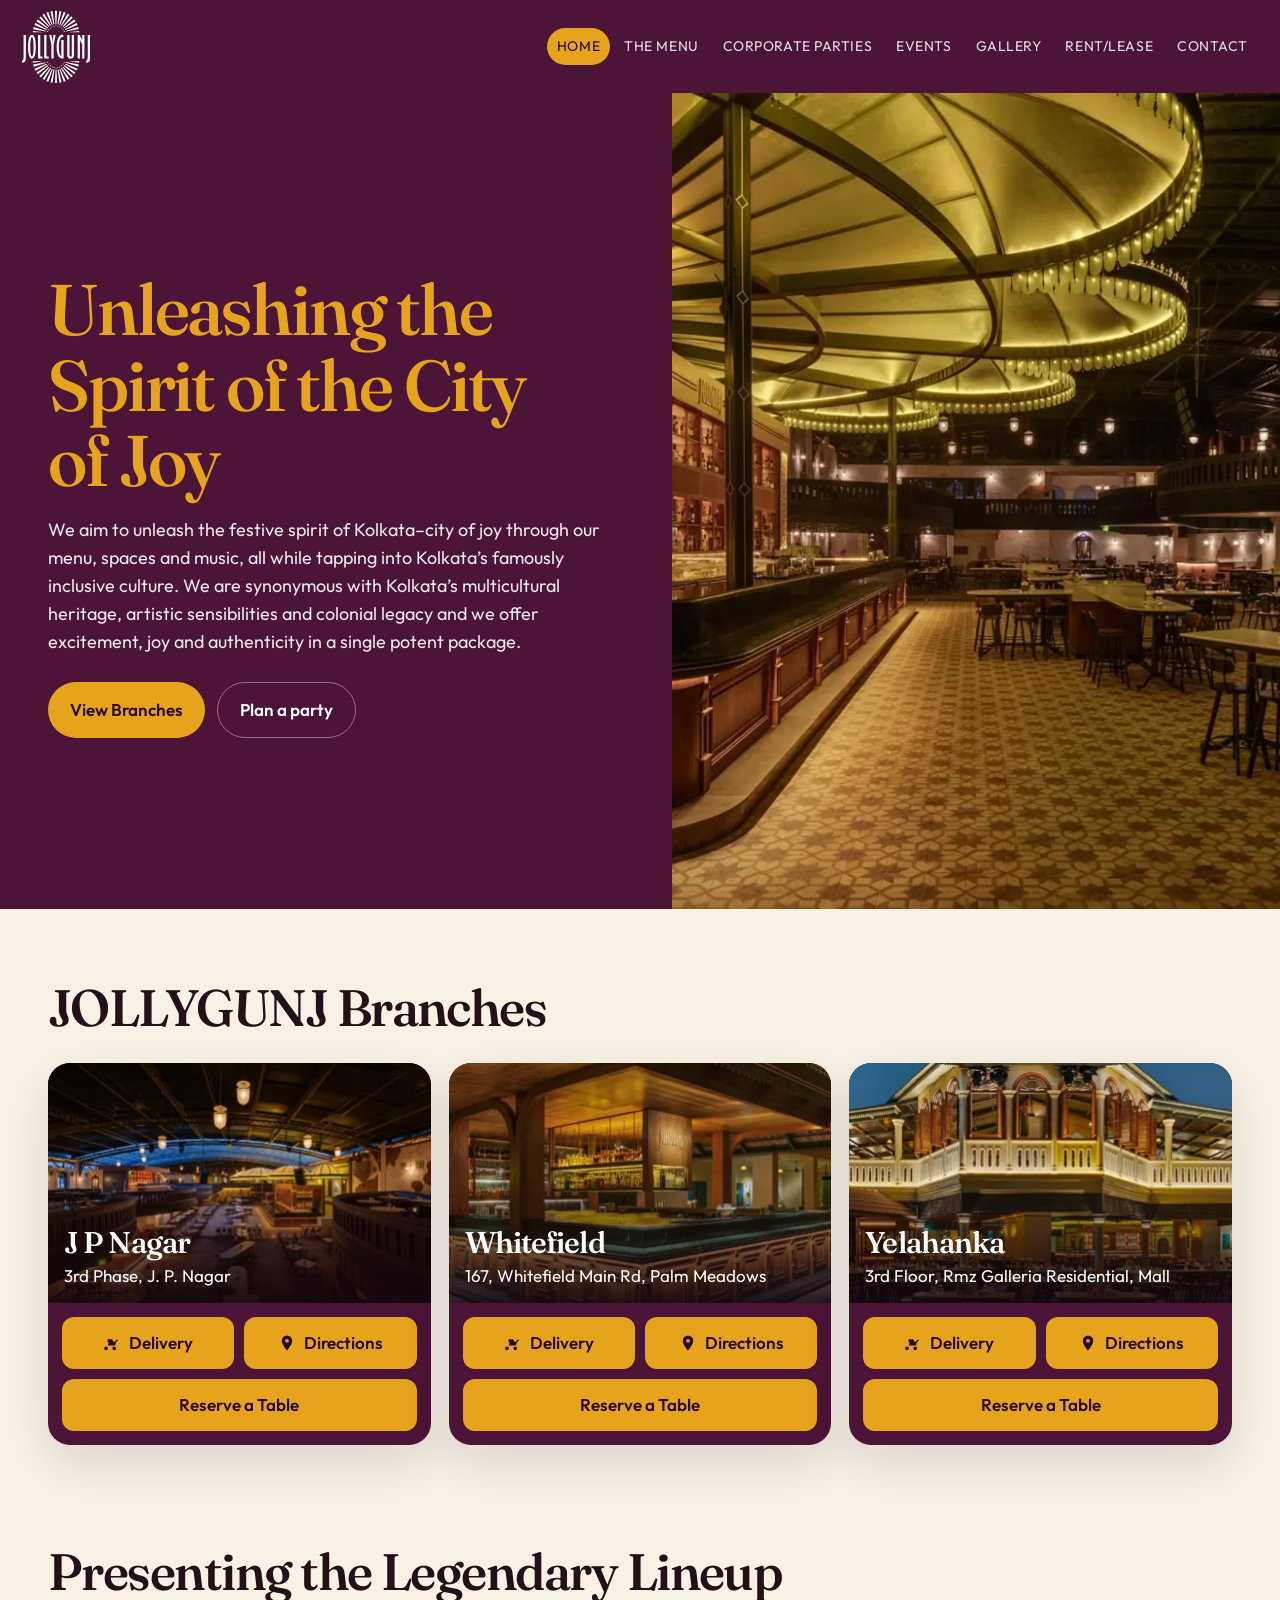
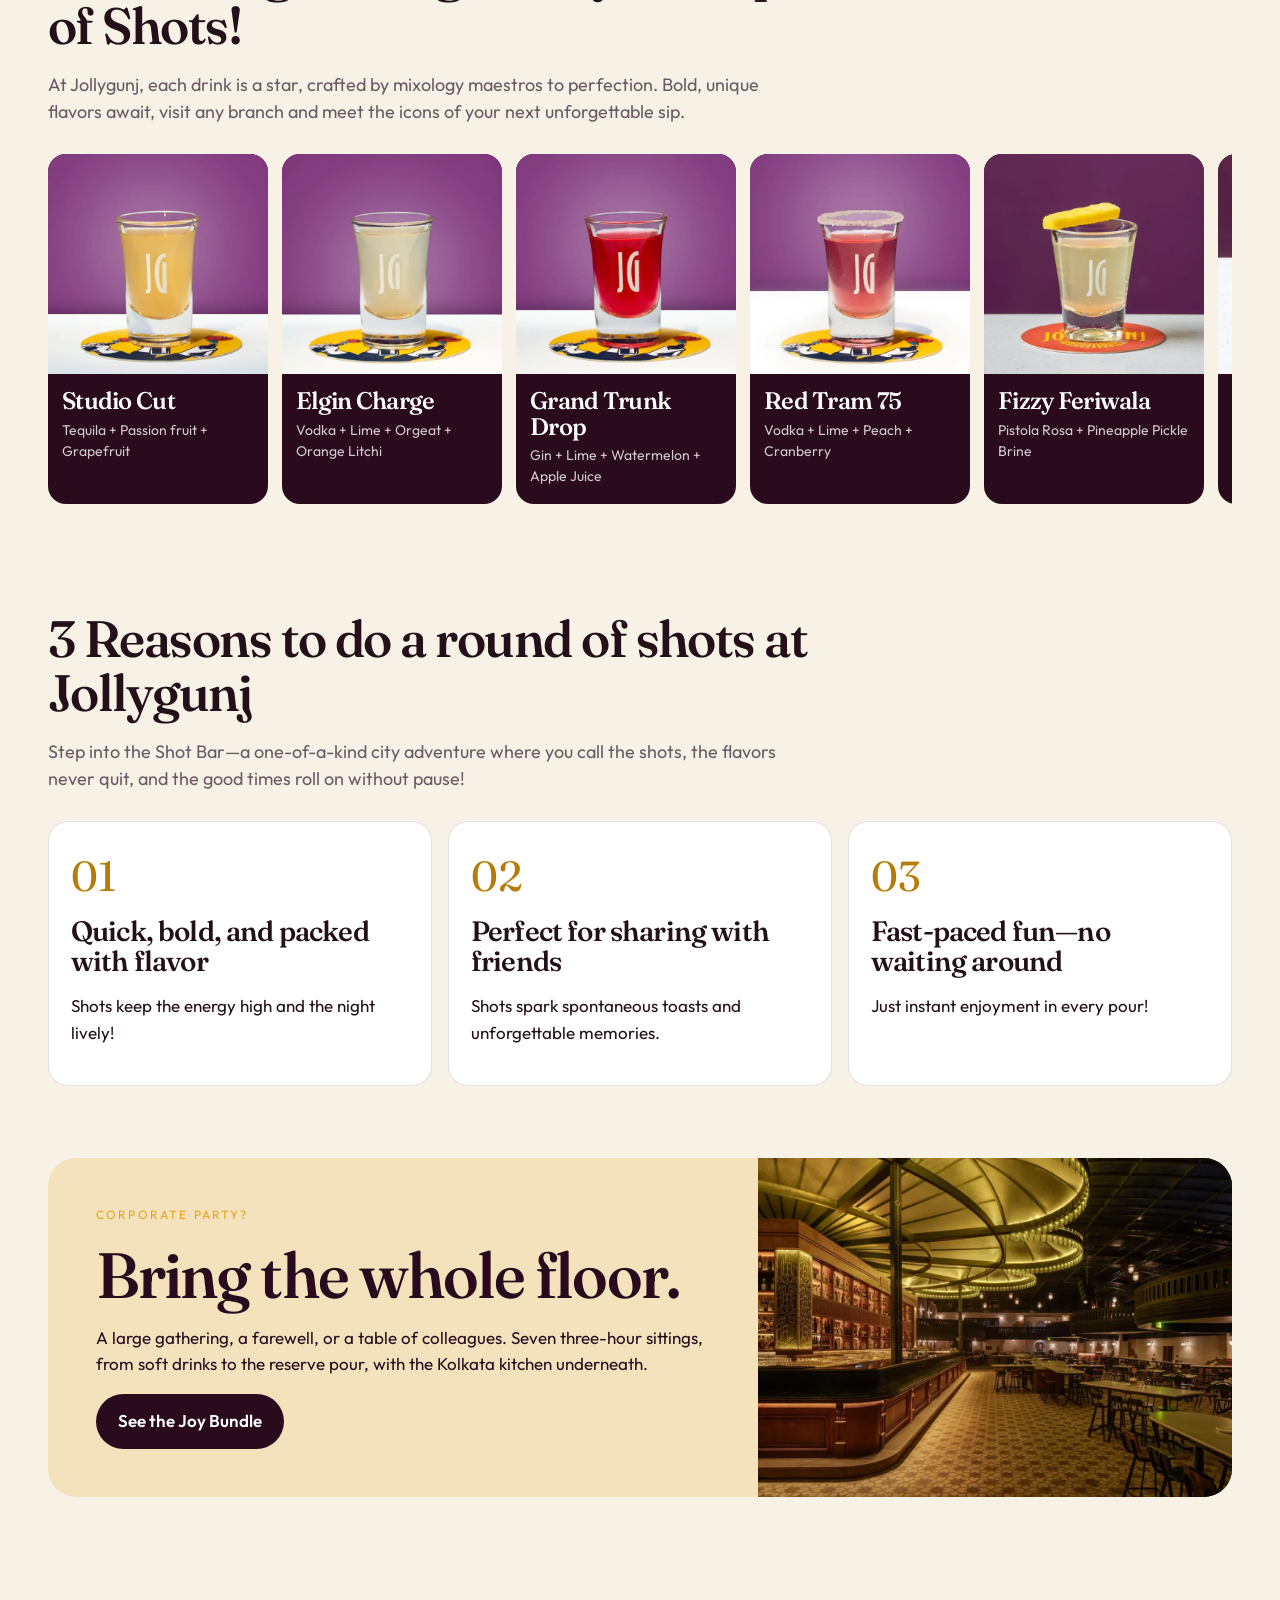
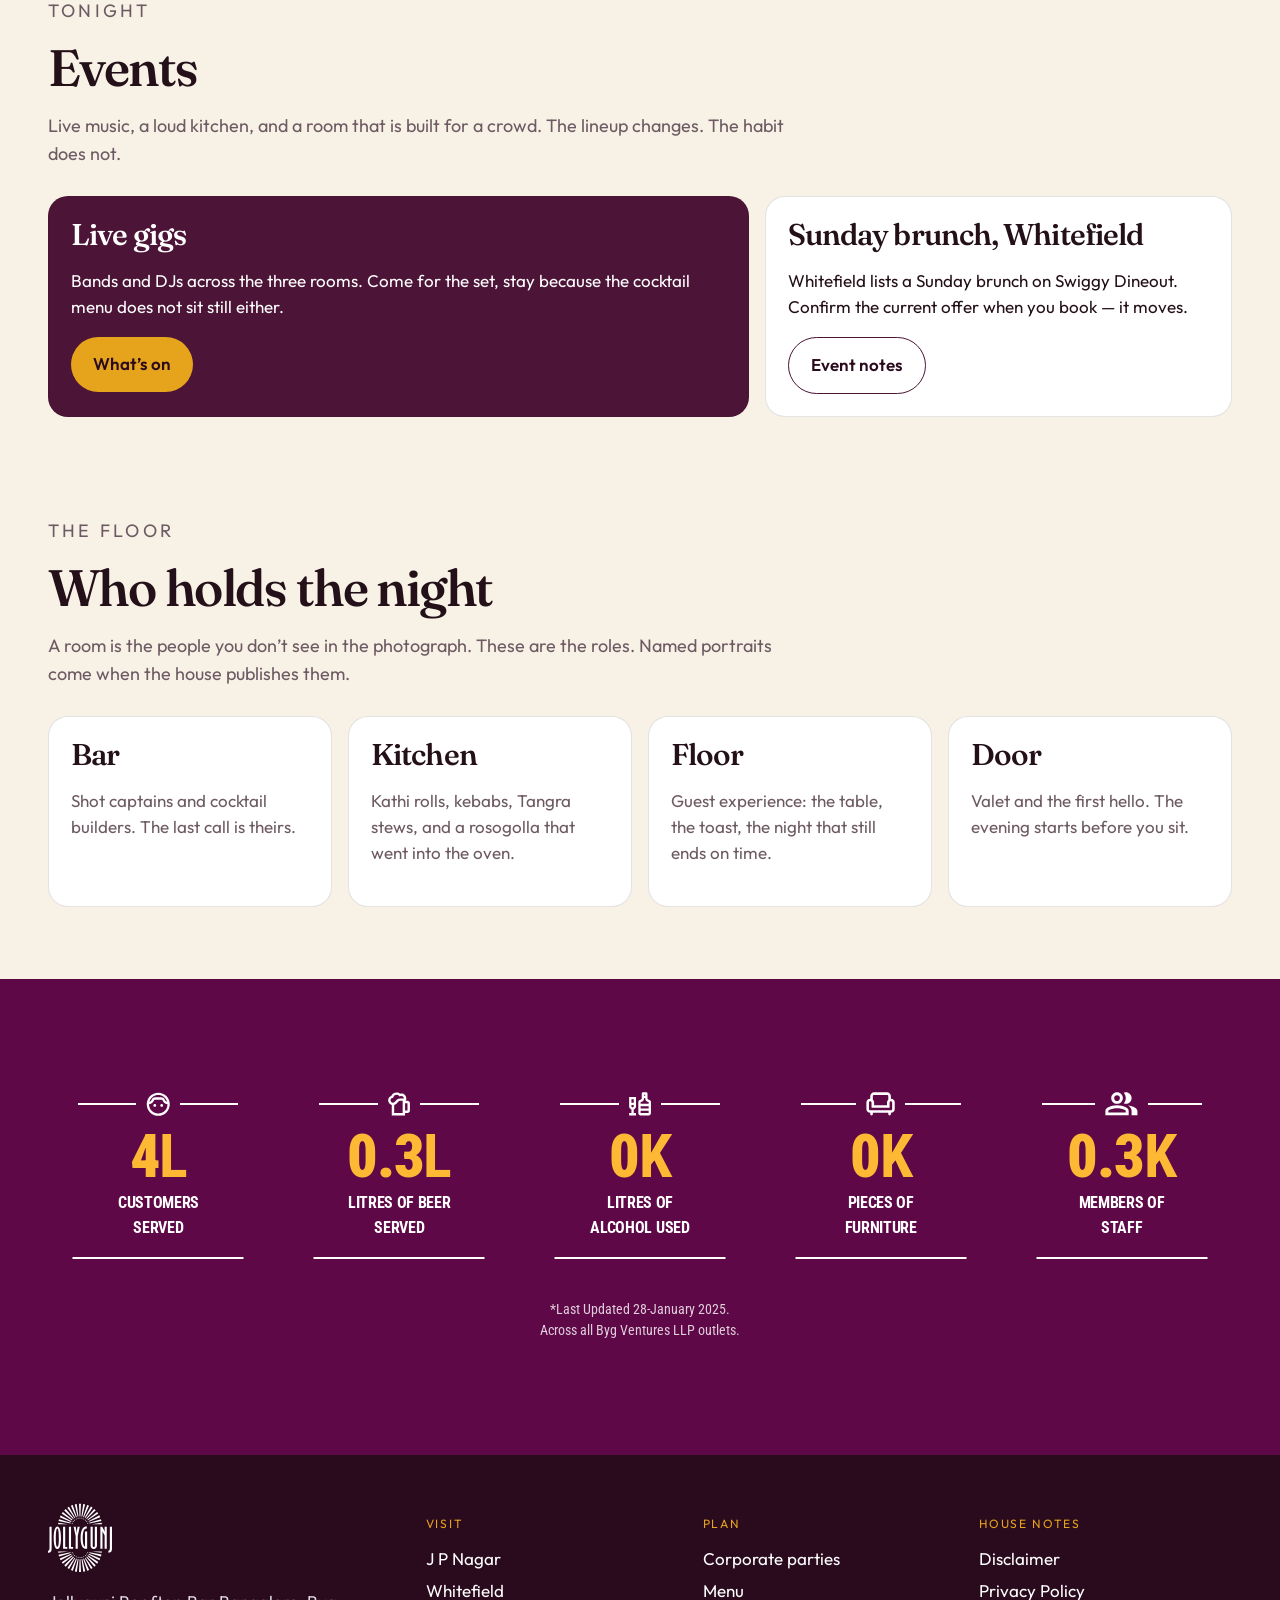
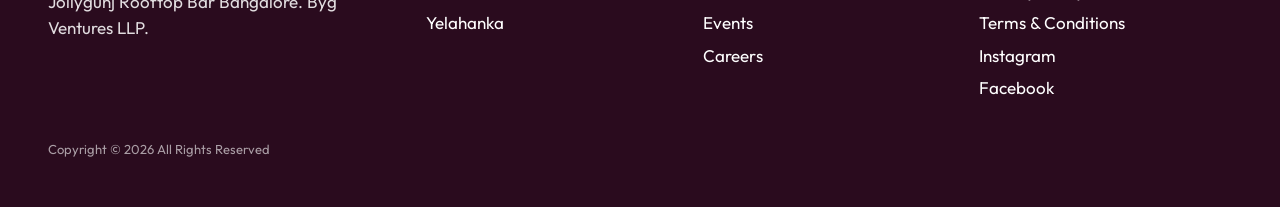
<file: index.html>
<!DOCTYPE html>
<html lang="en">
<head>
  <meta charset="utf-8">
  <meta name="viewport" content="width=device-width, initial-scale=1">
  <title>Jollygunj Rooftop Bar Bangalore | Cocktails, Food &amp; Nightlife</title>
  <meta name="description" content="We aim to unleash the festive spirit of Kolkata–city of joy through our menu, spaces and music, all while tapping into Kolkata’s famously inclusive culture.">
  <link rel="icon" href="images/logo.svg">
  <link rel="preconnect" href="https://fonts.googleapis.com">
  <link rel="preconnect" href="https://fonts.gstatic.com" crossorigin>
  <link href="https://fonts.googleapis.com/css2?family=Fraunces:opsz,wght@9..144,560;9..144,640&family=Outfit:wght@380;520;580&family=Roboto+Condensed:wght@700;900&display=swap" rel="stylesheet">
  <link rel="stylesheet" href="css/styles.css?v=20261109c">
</head>
<body data-page="home">
  <a class="skip" href="#main">Skip to content</a>
  <header class="site-header">
    <a class="logo" href="index.html"><img src="images/logo.svg" alt="Jollygunj"></a>
    <button class="nav-toggle" aria-expanded="false" aria-controls="site-nav">Menu</button>
    <nav id="site-nav" class="site-nav">
      <a href="index.html" data-page="home">Home</a>
      <a href="menu.html" data-page="menu">The Menu</a>
      <a href="corporate.html" data-page="corporate">Corporate Parties</a>
      <a href="events.html" data-page="events">Events</a>
      <a href="gallery.html" data-page="gallery">Gallery</a>
      <a href="rent.html" data-page="rent">Rent/Lease</a>
      <a href="contact.html" data-page="contact">Contact</a>
    </nav>
  </header>
  <main id="main">
    <section class="hero">
      <div class="hero-copy">
        <h1>Unleashing the Spirit of the City of Joy</h1>
        <p class="lede">We aim to unleash the festive spirit of Kolkata–city of joy through our menu, spaces and music, all while tapping into Kolkata’s famously inclusive culture. We are synonymous with Kolkata’s multicultural heritage, artistic sensibilities and colonial legacy and we offer excitement, joy and authenticity in a single potent package.</p>
        <div class="hero-actions">
          <a class="btn" href="#branches">View Branches</a>
          <a class="btn ghost" href="corporate.html">Plan a party</a>
        </div>
      </div>
      <div class="hero-photo" style="background-image:url('images/hero.webp')" role="img" aria-label="The Jollygunj bar, spiral lamps over the counter"></div>
    </section>

    <section class="section" id="branches">
      <div class="section-head">
        <h2>JOLLYGUNJ Branches</h2>
      </div>
      <div class="branches">
        <article class="branch">
          <div class="branch-photo">
            <img src="images/jp-nagar.webp" alt="J P Nagar dining room">
            <div class="branch-caption">
              <h3>J P Nagar</h3>
              <p>3rd Phase, J. P. Nagar</p>
            </div>
          </div>
          <div class="branch-cta">
            <div class="cta-row">
              <a class="cta" href="https://www.zomato.com/bangalore/jollygunj-jp-nagar-bangalore" target="_blank" rel="noopener"><svg viewBox="0 0 24 24" aria-hidden="true"><path d="M4 16.5A2.5 2.5 0 1 0 6.5 19 2.5 2.5 0 0 0 4 16.5zm11 0A2.5 2.5 0 1 0 17.5 19 2.5 2.5 0 0 0 15 16.5zM5 15h1.4l1.3-4H6V7h6.2l1.6 3.2H16l1.6-2.4h2.1v1.6h-1.2L16.8 12a3.4 3.4 0 0 1-1.3 3.4H8.4A3.4 3.4 0 0 1 6.2 15H5z"/></svg>Delivery</a>
              <a class="cta" href="https://maps.app.goo.gl/inhUzgAn8zNTjrC27" target="_blank" rel="noopener"><svg viewBox="0 0 24 24" aria-hidden="true"><path d="M12 2a7 7 0 0 0-7 7c0 5.25 7 13 7 13s7-7.75 7-13a7 7 0 0 0-7-7zm0 9.5A2.5 2.5 0 1 1 14.5 9 2.5 2.5 0 0 1 12 11.5z"/></svg>Directions</a>
            </div>
            <a class="cta cta-wide" href="https://widget.reservego.co/reserveBrands/6732094bdb478b447e780446?source=9" target="_blank" rel="noopener">Reserve a Table</a>
          </div>
        </article>
        <article class="branch">
          <div class="branch-photo">
            <img src="images/whitefield.webp" alt="Whitefield branch">
            <div class="branch-caption">
              <h3>Whitefield</h3>
              <p>167, Whitefield Main Rd, Palm Meadows</p>
            </div>
          </div>
          <div class="branch-cta">
            <div class="cta-row">
              <a class="cta" href="https://www.zomato.com/bangalore/jollygunj-whitefield-bangalore" target="_blank" rel="noopener"><svg viewBox="0 0 24 24" aria-hidden="true"><path d="M4 16.5A2.5 2.5 0 1 0 6.5 19 2.5 2.5 0 0 0 4 16.5zm11 0A2.5 2.5 0 1 0 17.5 19 2.5 2.5 0 0 0 15 16.5zM5 15h1.4l1.3-4H6V7h6.2l1.6 3.2H16l1.6-2.4h2.1v1.6h-1.2L16.8 12a3.4 3.4 0 0 1-1.3 3.4H8.4A3.4 3.4 0 0 1 6.2 15H5z"/></svg>Delivery</a>
              <a class="cta" href="https://maps.app.goo.gl/tLW68WNuWnp86tnj6" target="_blank" rel="noopener"><svg viewBox="0 0 24 24" aria-hidden="true"><path d="M12 2a7 7 0 0 0-7 7c0 5.25 7 13 7 13s7-7.75 7-13a7 7 0 0 0-7-7zm0 9.5A2.5 2.5 0 1 1 14.5 9 2.5 2.5 0 0 1 12 11.5z"/></svg>Directions</a>
            </div>
            <a class="cta cta-wide" href="https://widget.reservego.co/reserveBrands/6732094bdb478b447e780446?source=9" target="_blank" rel="noopener">Reserve a Table</a>
          </div>
        </article>
        <article class="branch">
          <div class="branch-photo">
            <img src="images/yelahanka.webp" alt="Yelahanka branch at RMZ Galleria">
            <div class="branch-caption">
              <h3>Yelahanka</h3>
              <p>3rd Floor, Rmz Galleria Residential, Mall</p>
            </div>
          </div>
          <div class="branch-cta">
            <div class="cta-row">
              <a class="cta" href="https://www.zomato.com/bangalore/jollygunj-yelahanka-bangalore" target="_blank" rel="noopener"><svg viewBox="0 0 24 24" aria-hidden="true"><path d="M4 16.5A2.5 2.5 0 1 0 6.5 19 2.5 2.5 0 0 0 4 16.5zm11 0A2.5 2.5 0 1 0 17.5 19 2.5 2.5 0 0 0 15 16.5zM5 15h1.4l1.3-4H6V7h6.2l1.6 3.2H16l1.6-2.4h2.1v1.6h-1.2L16.8 12a3.4 3.4 0 0 1-1.3 3.4H8.4A3.4 3.4 0 0 1 6.2 15H5z"/></svg>Delivery</a>
              <a class="cta" href="https://maps.app.goo.gl/dFHnbCZiakJavdvt7" target="_blank" rel="noopener"><svg viewBox="0 0 24 24" aria-hidden="true"><path d="M12 2a7 7 0 0 0-7 7c0 5.25 7 13 7 13s7-7.75 7-13a7 7 0 0 0-7-7zm0 9.5A2.5 2.5 0 1 1 14.5 9 2.5 2.5 0 0 1 12 11.5z"/></svg>Directions</a>
            </div>
            <a class="cta cta-wide" href="https://widget.reservego.co/reserveBrands/6732094bdb478b447e780446?source=9" target="_blank" rel="noopener">Reserve a Table</a>
          </div>
        </article>
      </div>
    </section>

    <section class="section tight">
      <div class="section-head">
        <h2>Presenting the Legendary Lineup of Shots!</h2>
        <p>At Jollygunj, each drink is a star, crafted by mixology maestros to perfection. Bold, unique flavors await, visit any branch and meet the icons of your next unforgettable sip.</p>
      </div>
      <div class="shot-rail">
        <article class="shot"><img src="images/shot-studio.webp" alt=""><div><h3>Studio Cut</h3><p>Tequila + Passion fruit + Grapefruit</p></div></article>
        <article class="shot"><img src="images/shot-elgin.webp" alt=""><div><h3>Elgin Charge</h3><p>Vodka + Lime + Orgeat + Orange Litchi</p></div></article>
        <article class="shot"><img src="images/shot-tram.webp" alt=""><div><h3>Grand Trunk Drop</h3><p>Gin + Lime + Watermelon + Apple Juice</p></div></article>
        <article class="shot"><img src="images/shot-red.webp" alt=""><div><h3>Red Tram 75</h3><p>Vodka + Lime + Peach + Cranberry</p></div></article>
        <article class="shot"><img src="images/shot-fizzy.webp" alt=""><div><h3>Fizzy Feriwala</h3><p>Pistola Rosa + Pineapple Pickle Brine</p></div></article>
        <article class="shot"><img src="images/shot-bubble.webp" alt=""><div><h3>Bubble Trouble</h3><p>Beefeater Gin + Skinos + Tonic water + Mango Bobas</p></div></article>
        <article class="shot"><img src="images/shot-brine.webp" alt=""><div><h3>Brine &amp; Shine</h3><p>Pistola Rosa, Three citrus foam</p></div></article>
      </div>
    </section>

    <section class="section tight">
      <div class="section-head">
        <h2>3 Reasons to do a round of shots at Jollygunj</h2>
        <p>Step into the Shot Bar—a one-of-a-kind city adventure where you call the shots, the flavors never quit, and the good times roll on without pause!</p>
      </div>
      <div class="reasons">
        <article class="reason"><span>01</span><h3>Quick, bold, and packed with flavor</h3><p>Shots keep the energy high and the night lively!</p></article>
        <article class="reason"><span>02</span><h3>Perfect for sharing with friends</h3><p>Shots spark spontaneous toasts and unforgettable memories.</p></article>
        <article class="reason"><span>03</span><h3>Fast-paced fun—no waiting around</h3><p>Just instant enjoyment in every pour!</p></article>
      </div>
    </section>

    <section class="band">
      <div class="band-copy">
        <p class="eyebrow">Corporate party?</p>
        <h2>Bring the whole floor.</h2>
        <p>A large gathering, a farewell, or a table of colleagues. Seven three-hour sittings, from soft drinks to the reserve pour, with the Kolkata kitchen underneath.</p>
        <a class="btn dark" href="corporate.html">See the Joy Bundle</a>
      </div>
      <div class="band-photo" style="background-image:url('images/hero.webp')" role="img" aria-label="Jollygunj interior set for a long table"></div>
    </section>

    <section class="section tight">
      <div class="section-head">
        <p class="eyebrow">Tonight</p>
        <h2>Events</h2>
        <p>Live music, a loud kitchen, and a room that is built for a crowd. The lineup changes. The habit does not.</p>
      </div>
      <div class="events-grid">
        <article class="event-card feature">
          <h3>Live gigs</h3>
          <p>Bands and DJs across the three rooms. Come for the set, stay because the cocktail menu does not sit still either.</p>
          <a class="btn" href="events.html">What’s on</a>
        </article>
        <article class="event-card">
          <h3>Sunday brunch, Whitefield</h3>
          <p>Whitefield lists a Sunday brunch on Swiggy Dineout. Confirm the current offer when you book — it moves.</p>
          <a class="btn line" href="events.html">Event notes</a>
        </article>
      </div>
    </section>

    <section class="section tight">
      <div class="section-head">
        <p class="eyebrow">The floor</p>
        <h2>Who holds the night</h2>
        <p>A room is the people you don’t see in the photograph. These are the roles. Named portraits come when the house publishes them.</p>
      </div>
      <div class="roles">
        <article class="role"><h3>Bar</h3><p>Shot captains and cocktail builders. The last call is theirs.</p></article>
        <article class="role"><h3>Kitchen</h3><p>Kathi rolls, kebabs, Tangra stews, and a rosogolla that went into the oven.</p></article>
        <article class="role"><h3>Floor</h3><p>Guest experience: the table, the toast, the night that still ends on time.</p></article>
        <article class="role"><h3>Door</h3><p>Valet and the first hello. The evening starts before you sit.</p></article>
      </div>
    </section>

    <section class="counter-sec">
      <div class="counter-block">
        <div class="counter">
          <div class="counter-icon"><img src="images/stats/face_6.svg" alt="" width="25" height="25"></div>
          <div class="counter-number"><span class="number">46</span><span>L</span></div>
          <div class="counter-text">Customers <br>Served</div>
        </div>
        <div class="counter">
          <div class="counter-icon"><img src="images/stats/sports_bar.svg" alt="" width="23" height="25"></div>
          <div class="counter-number"><span class="number">2.8</span><span>L</span></div>
          <div class="counter-text">LITRES OF BEER <br>SERVED</div>
        </div>
        <div class="counter">
          <div class="counter-icon"><img src="images/stats/liquor.svg" alt="" width="23" height="25"></div>
          <div class="counter-number"><span class="number">4</span><span>K</span></div>
          <div class="counter-text">LITRES OF <br>ALCOHOL USED</div>
        </div>
        <div class="counter">
          <div class="counter-icon"><img src="images/stats/chair.svg" alt="" width="30" height="25"></div>
          <div class="counter-number"><span class="number">3</span><span>K</span></div>
          <div class="counter-text">Pieces of <br>furniture</div>
        </div>
        <div class="counter">
          <div class="counter-icon"><img src="images/stats/person.svg" alt="" width="34" height="25"></div>
          <div class="counter-number"><span class="number">3.5</span><span>K</span></div>
          <div class="counter-text">members of <br>staff</div>
        </div>
      </div>
      <p class="last-update">*Last Updated 28-January 2025. <br>Across all Byg Ventures LLP outlets.</p>
    </section>
  </main>
  <footer class="site-footer">
    <div>
      <img src="images/logo.svg" alt="" width="64">
      <p>Jollygunj Rooftop Bar Bangalore. Byg Ventures LLP.</p>
    </div>
    <div>
      <p class="footer-label">Visit</p>
      <a href="contact.html#jp">J P Nagar</a>
      <a href="contact.html#whitefield">Whitefield</a>
      <a href="contact.html#yelahanka">Yelahanka</a>
    </div>
    <div>
      <p class="footer-label">Plan</p>
      <a href="corporate.html">Corporate parties</a>
      <a href="menu.html">Menu</a>
      <a href="events.html">Events</a>
      <a href="careers.html">Careers</a>
    </div>
    <div>
      <p class="footer-label">House notes</p>
      <a href="disclaimer.html">Disclaimer</a>
      <a href="privacy.html">Privacy Policy</a>
      <a href="terms.html">Terms &amp; Conditions</a>
      <a href="https://www.instagram.com/jollygunj/" target="_blank" rel="noopener">Instagram</a>
      <a href="https://www.facebook.com/701916579681205" target="_blank" rel="noopener">Facebook</a>
    </div>
    <p class="legal-line">Copyright © <span data-year>2026</span> All Rights Reserved</p>
  </footer>
  <script src="js/site.js?v=20261109c"></script>
</body>
</html>
</file>
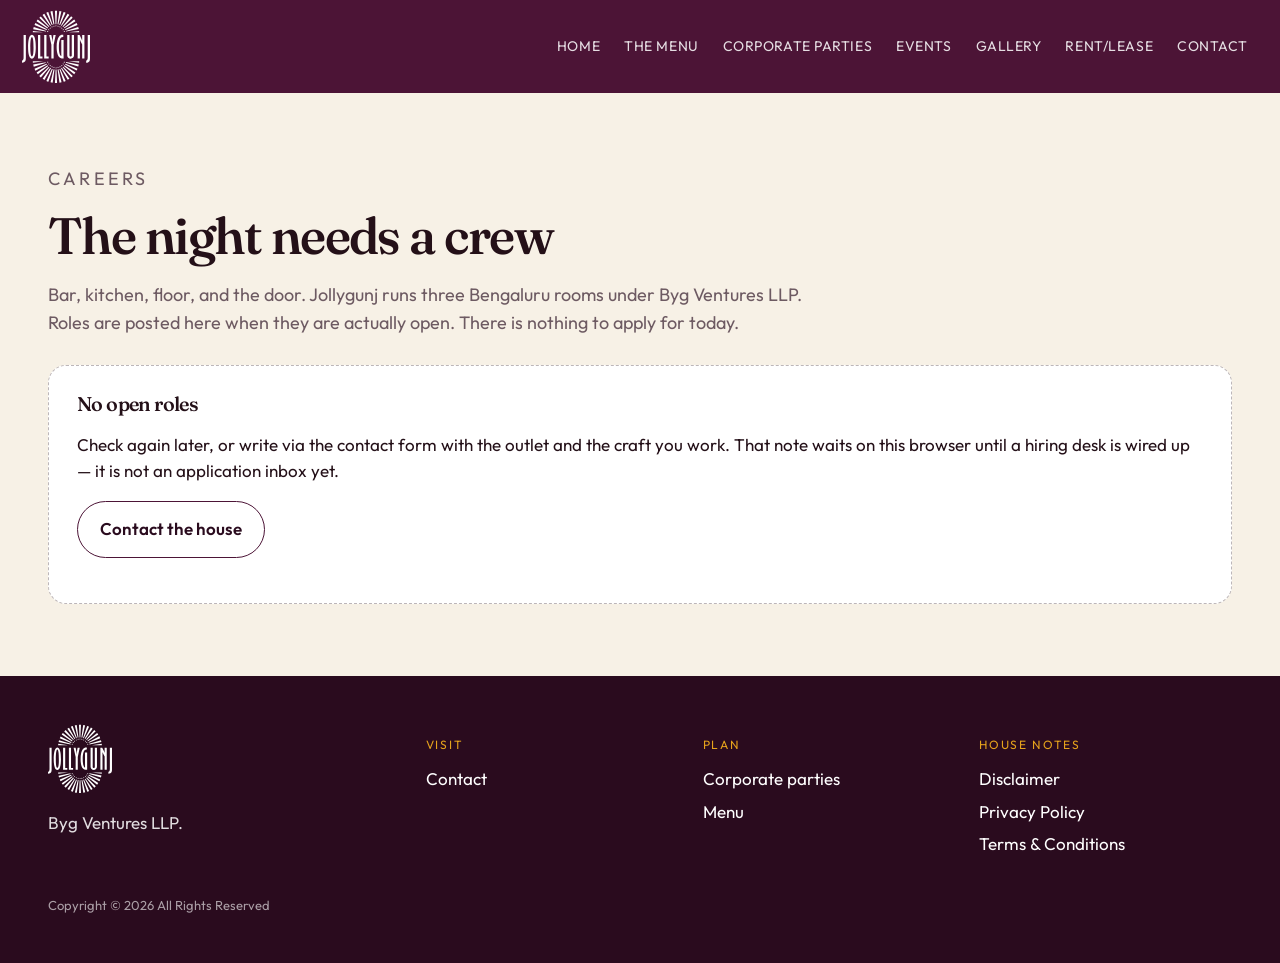
<file: careers.html>
<!DOCTYPE html>
<html lang="en">
<head>
  <meta charset="utf-8">
  <meta name="viewport" content="width=device-width, initial-scale=1">
  <title>Careers — Jollygunj</title>
  <meta name="description" content="Work at Jollygunj. Open roles are posted here when the house is hiring.">
  <link rel="icon" href="images/logo.svg">
  <link rel="preconnect" href="https://fonts.googleapis.com">
  <link rel="preconnect" href="https://fonts.gstatic.com" crossorigin>
  <link href="https://fonts.googleapis.com/css2?family=Fraunces:opsz,wght@9..144,560;9..144,640&family=Outfit:wght@380;520;580&display=swap" rel="stylesheet">
  <link rel="stylesheet" href="css/styles.css?v=20261109c">
</head>
<body data-page="careers">
  <a class="skip" href="#main">Skip to content</a>
  <header class="site-header">
    <a class="logo" href="index.html"><img src="images/logo.svg" alt="Jollygunj"></a>
    <button class="nav-toggle" aria-expanded="false" aria-controls="site-nav">Menu</button>
    <nav id="site-nav" class="site-nav">
      <a href="index.html" data-page="home">Home</a>
      <a href="menu.html" data-page="menu">The Menu</a>
      <a href="corporate.html" data-page="corporate">Corporate Parties</a>
      <a href="events.html" data-page="events">Events</a>
      <a href="gallery.html" data-page="gallery">Gallery</a>
      <a href="rent.html" data-page="rent">Rent/Lease</a>
      <a href="contact.html" data-page="contact">Contact</a>
    </nav>
  </header>
  <main id="main" class="section">
    <div class="section-head">
      <p class="eyebrow">Careers</p>
      <h2>The night needs a crew</h2>
      <p>Bar, kitchen, floor, and the door. Jollygunj runs three Bengaluru rooms under Byg Ventures LLP. Roles are posted here when they are actually open. There is nothing to apply for today.</p>
    </div>
    <div class="empty">
      <h3>No open roles</h3>
      <p>Check again later, or write via the contact form with the outlet and the craft you work. That note waits on this browser until a hiring desk is wired up — it is not an application inbox yet.</p>
      <p><a class="btn line" href="contact.html">Contact the house</a></p>
    </div>
  </main>
  <footer class="site-footer">
    <div><img src="images/logo.svg" alt="" width="64"><p>Byg Ventures LLP.</p></div>
    <div><p class="footer-label">Visit</p><a href="contact.html">Contact</a></div>
    <div><p class="footer-label">Plan</p><a href="corporate.html">Corporate parties</a><a href="menu.html">Menu</a></div>
    <div><p class="footer-label">House notes</p><a href="disclaimer.html">Disclaimer</a><a href="privacy.html">Privacy Policy</a><a href="terms.html">Terms &amp; Conditions</a></div>
    <p class="legal-line">Copyright © <span data-year>2026</span> All Rights Reserved</p>
  </footer>
  <script src="js/site.js?v=20261109c"></script>
</body>
</html>
</file>
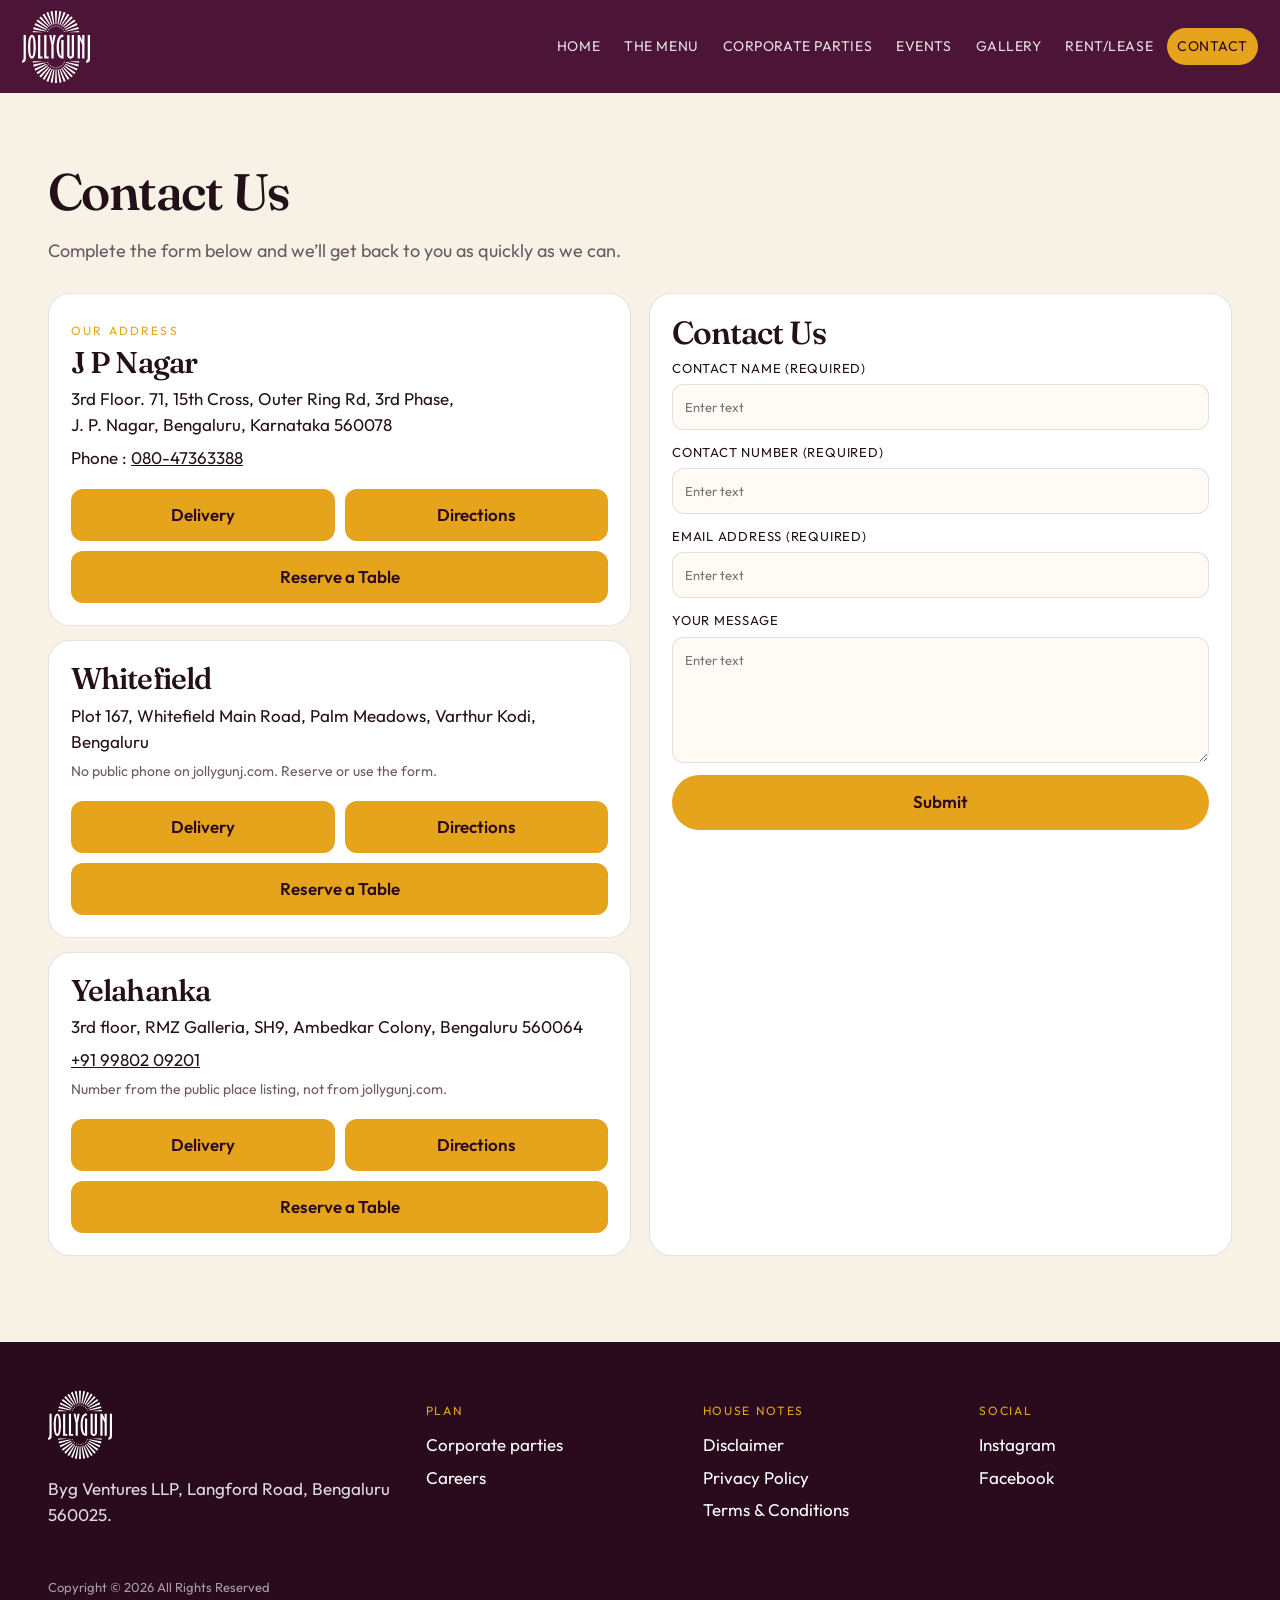
<file: contact.html>
<!DOCTYPE html>
<html lang="en">
<head>
  <meta charset="utf-8">
  <meta name="viewport" content="width=device-width, initial-scale=1">
  <title>Contact — Jollygunj</title>
  <meta name="description" content="Contact Jollygunj at J P Nagar, Whitefield, and Yelahanka.">
  <link rel="icon" href="images/logo.svg">
  <link rel="preconnect" href="https://fonts.googleapis.com">
  <link rel="preconnect" href="https://fonts.gstatic.com" crossorigin>
  <link href="https://fonts.googleapis.com/css2?family=Fraunces:opsz,wght@9..144,560;9..144,640&family=Outfit:wght@380;520;580&display=swap" rel="stylesheet">
  <link rel="stylesheet" href="css/styles.css?v=20261109c">
</head>
<body data-page="contact">
  <a class="skip" href="#main">Skip to content</a>
  <header class="site-header">
    <a class="logo" href="index.html"><img src="images/logo.svg" alt="Jollygunj"></a>
    <button class="nav-toggle" aria-expanded="false" aria-controls="site-nav">Menu</button>
    <nav id="site-nav" class="site-nav">
      <a href="index.html" data-page="home">Home</a>
      <a href="menu.html" data-page="menu">The Menu</a>
      <a href="corporate.html" data-page="corporate">Corporate Parties</a>
      <a href="events.html" data-page="events">Events</a>
      <a href="gallery.html" data-page="gallery">Gallery</a>
      <a href="rent.html" data-page="rent">Rent/Lease</a>
      <a href="contact.html" data-page="contact">Contact</a>
    </nav>
  </header>
  <main id="main" class="section">
    <div class="section-head">
      <h2>Contact Us</h2>
      <p>Complete the form below and we’ll get back to you as quickly as we can.</p>
    </div>
    <div class="contact-grid">
      <div>
        <article class="panel address" id="jp">
          <p class="eyebrow">Our Address</p>
          <h3>J P Nagar</h3>
          <p>3rd Floor. 71, 15th Cross, Outer Ring Rd, 3rd Phase,<br>J. P. Nagar, Bengaluru, Karnataka 560078</p>
          <p>Phone : <a href="tel:08047363388">080-47363388</a></p>
          <div class="branch-cta">
            <div class="cta-row">
              <a class="cta" href="https://www.zomato.com/bangalore/jollygunj-jp-nagar-bangalore" target="_blank" rel="noopener">Delivery</a>
              <a class="cta" href="https://maps.app.goo.gl/inhUzgAn8zNTjrC27" target="_blank" rel="noopener">Directions</a>
            </div>
            <a class="cta cta-wide" href="https://widget.reservego.co/reserveBrands/6732094bdb478b447e780446?source=9" target="_blank" rel="noopener">Reserve a Table</a>
          </div>
        </article>
        <article class="panel address" id="whitefield">
          <h3>Whitefield</h3>
          <p>Plot 167, Whitefield Main Road, Palm Meadows, Varthur Kodi, Bengaluru</p>
          <p class="note">No public phone on jollygunj.com. Reserve or use the form.</p>
          <div class="branch-cta">
            <div class="cta-row">
              <a class="cta" href="https://www.zomato.com/bangalore/jollygunj-whitefield-bangalore" target="_blank" rel="noopener">Delivery</a>
              <a class="cta" href="https://maps.app.goo.gl/tLW68WNuWnp86tnj6" target="_blank" rel="noopener">Directions</a>
            </div>
            <a class="cta cta-wide" href="https://widget.reservego.co/reserveBrands/6732094bdb478b447e780446?source=9" target="_blank" rel="noopener">Reserve a Table</a>
          </div>
        </article>
        <article class="panel address" id="yelahanka">
          <h3>Yelahanka</h3>
          <p>3rd floor, RMZ Galleria, SH9, Ambedkar Colony, Bengaluru 560064</p>
          <p><a href="tel:+919980209201">+91 99802 09201</a></p>
          <p class="note">Number from the public place listing, not from jollygunj.com.</p>
          <div class="branch-cta">
            <div class="cta-row">
              <a class="cta" href="https://www.zomato.com/bangalore/jollygunj-yelahanka-bangalore" target="_blank" rel="noopener">Delivery</a>
              <a class="cta" href="https://maps.app.goo.gl/dFHnbCZiakJavdvt7" target="_blank" rel="noopener">Directions</a>
            </div>
            <a class="cta cta-wide" href="https://widget.reservego.co/reserveBrands/6732094bdb478b447e780446?source=9" target="_blank" rel="noopener">Reserve a Table</a>
          </div>
        </article>
      </div>
      <div class="panel">
        <h3>Contact Us</h3>
        <form data-enquiry data-form="contact">
          <p class="error" role="alert"></p>
          <label class="wide">Contact Name (Required)<input name="name" required autocomplete="name" placeholder="Enter text"></label>
          <label class="wide">Contact Number (Required)<input name="phone" required type="tel" inputmode="tel" autocomplete="tel" placeholder="Enter text"></label>
          <label class="wide">Email Address (Required)<input name="email" required type="email" autocomplete="email" placeholder="Enter text"></label>
          <label class="wide">Your Message<textarea name="message" rows="5" placeholder="Enter text"></textarea></label>
          <button class="btn" type="submit">Submit</button>
        </form>
        <div class="success" hidden></div>
      </div>
    </div>
  </main>
  <footer class="site-footer">
    <div><img src="images/logo.svg" alt="" width="64"><p>Byg Ventures LLP, Langford Road, Bengaluru 560025.</p></div>
    <div><p class="footer-label">Plan</p><a href="corporate.html">Corporate parties</a><a href="careers.html">Careers</a></div>
    <div><p class="footer-label">House notes</p><a href="disclaimer.html">Disclaimer</a><a href="privacy.html">Privacy Policy</a><a href="terms.html">Terms &amp; Conditions</a></div>
    <div><p class="footer-label">Social</p><a href="https://www.instagram.com/jollygunj/">Instagram</a><a href="https://www.facebook.com/701916579681205">Facebook</a></div>
    <p class="legal-line">Copyright © <span data-year>2026</span> All Rights Reserved</p>
  </footer>
  <script src="js/site.js?v=20261109c"></script>
</body>
</html>
</file>
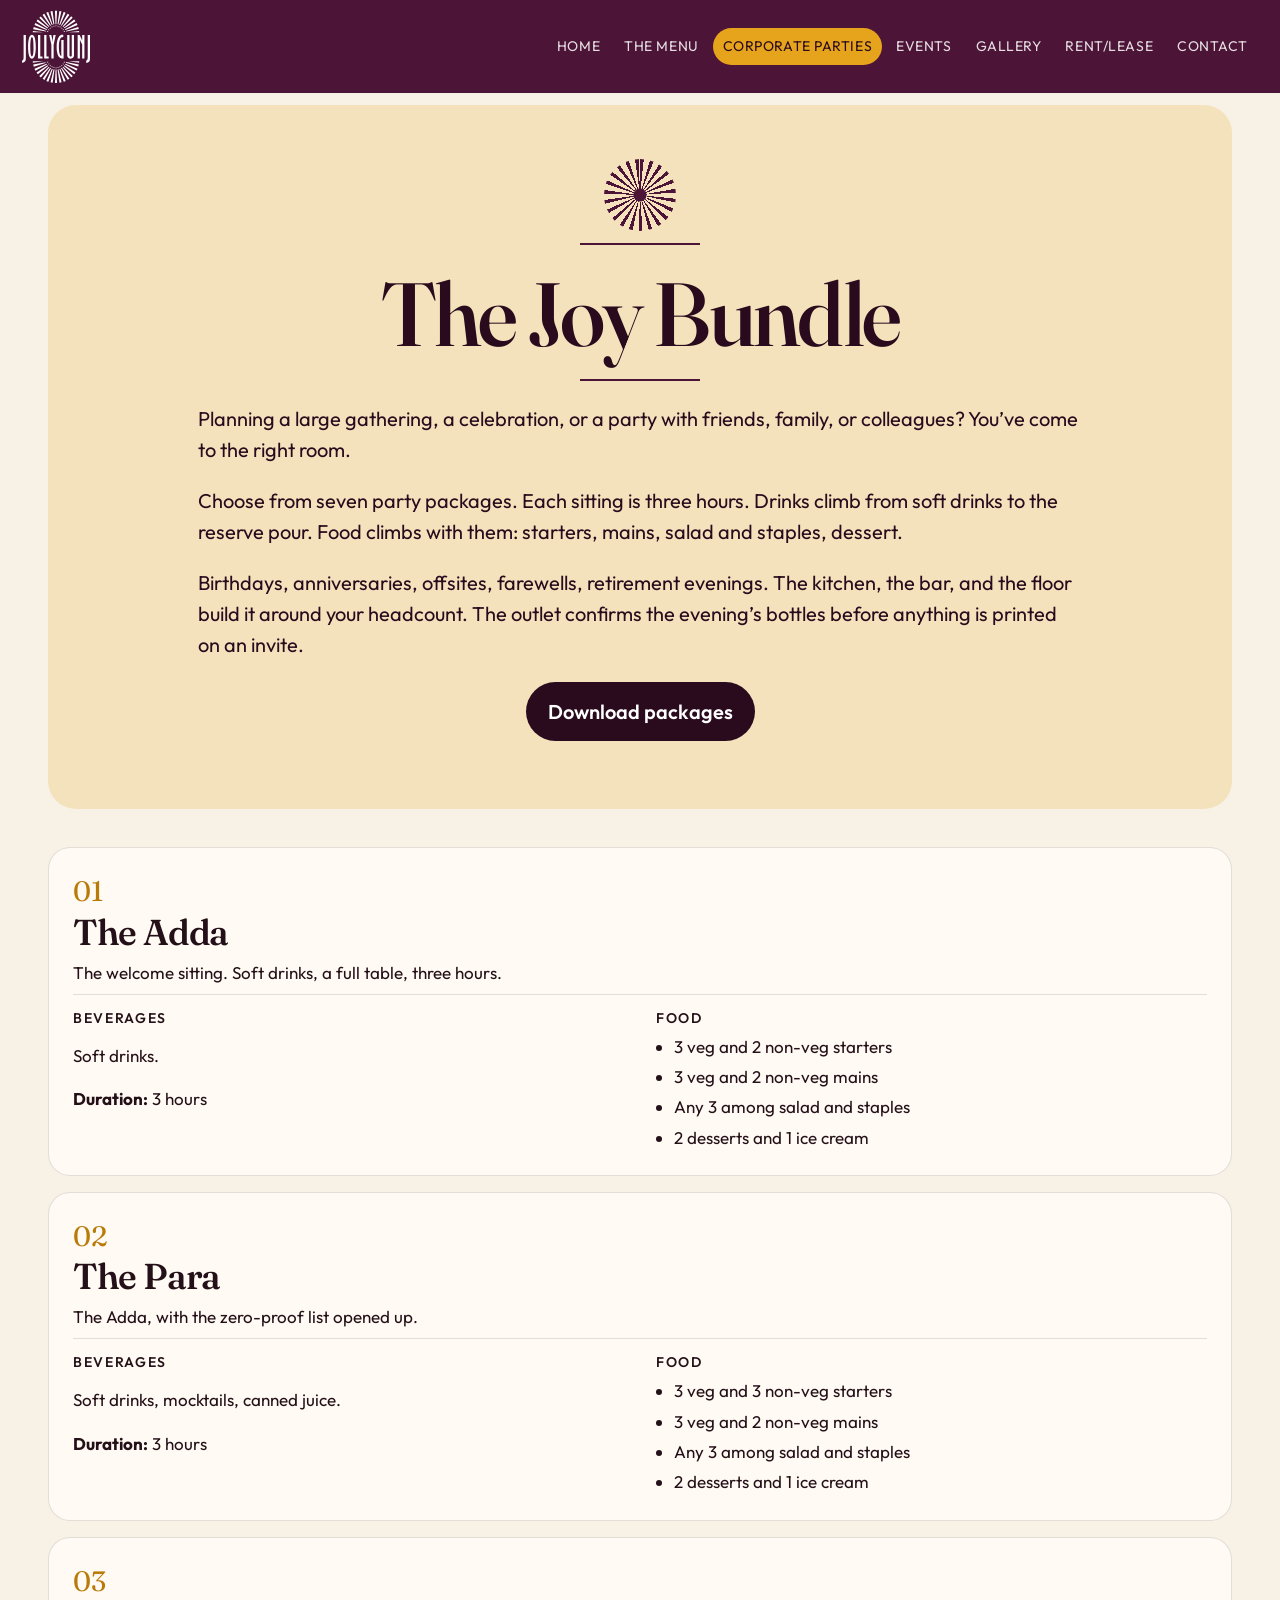
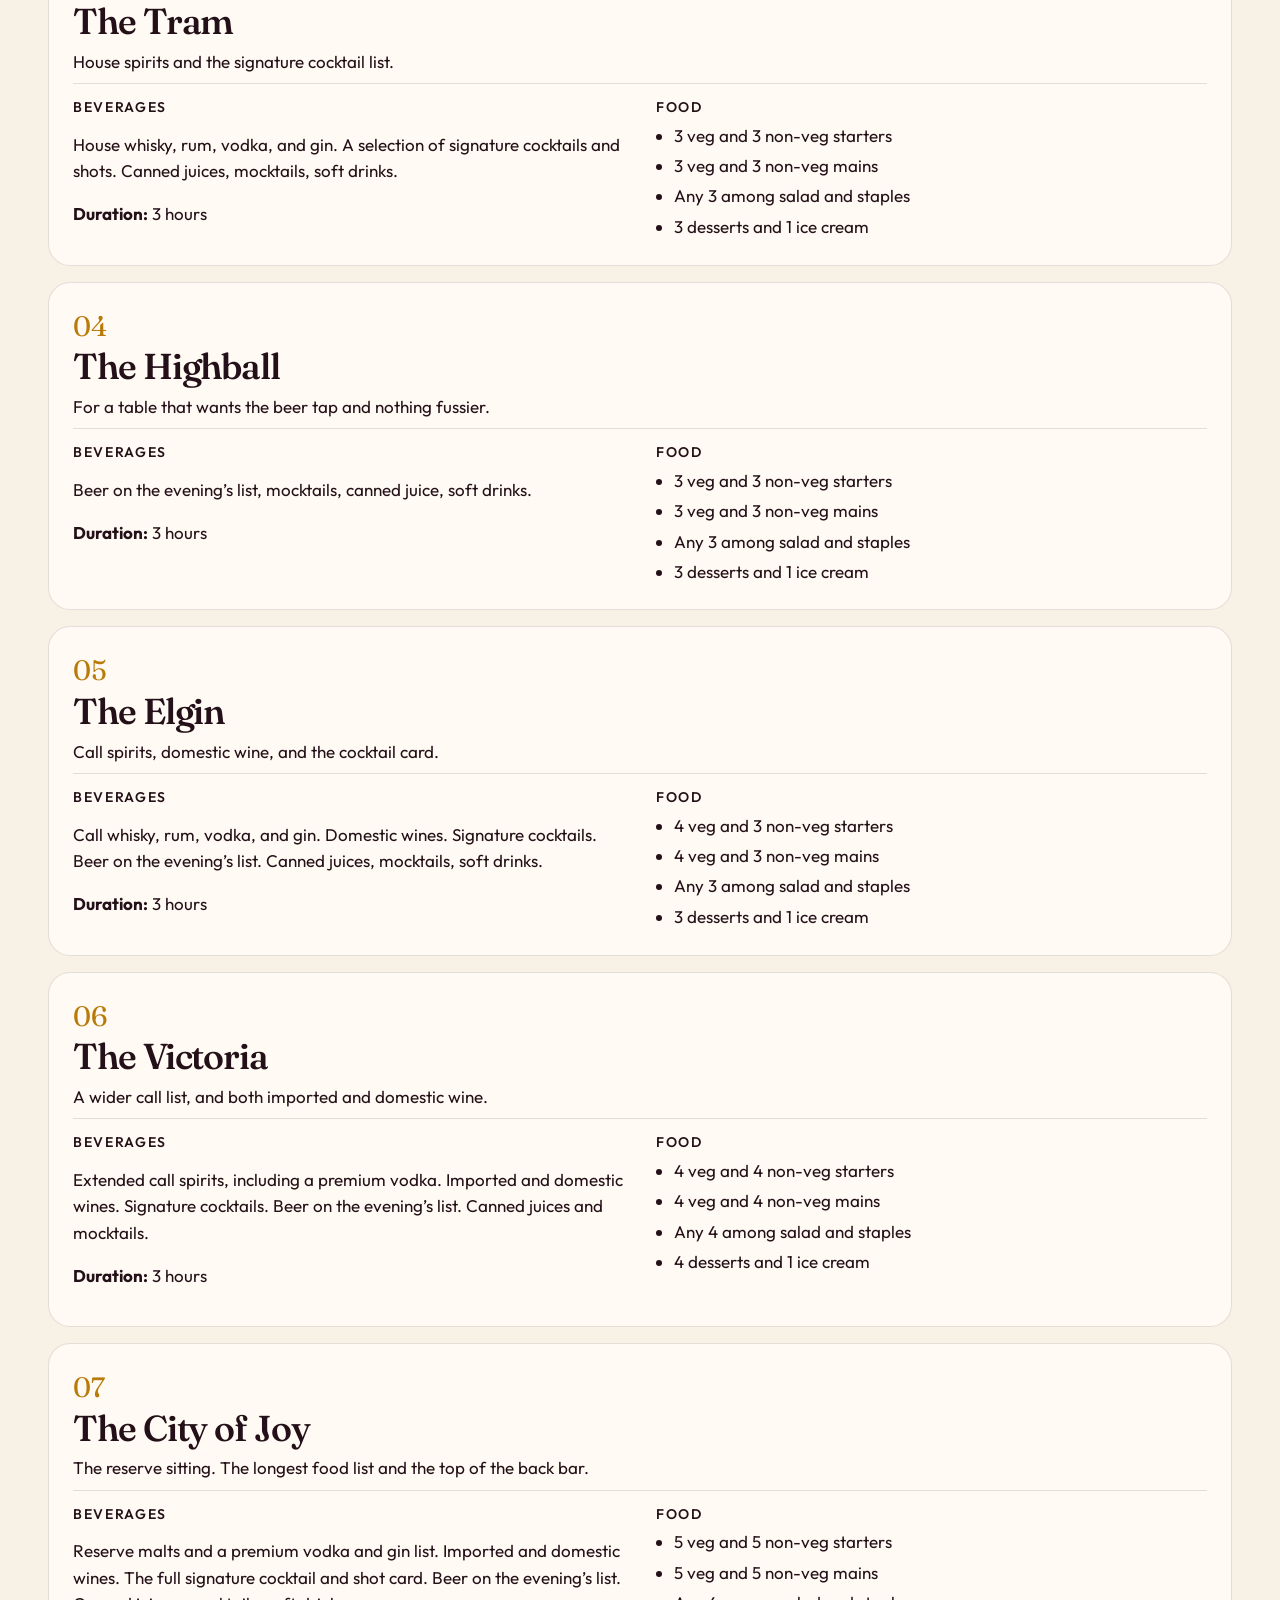
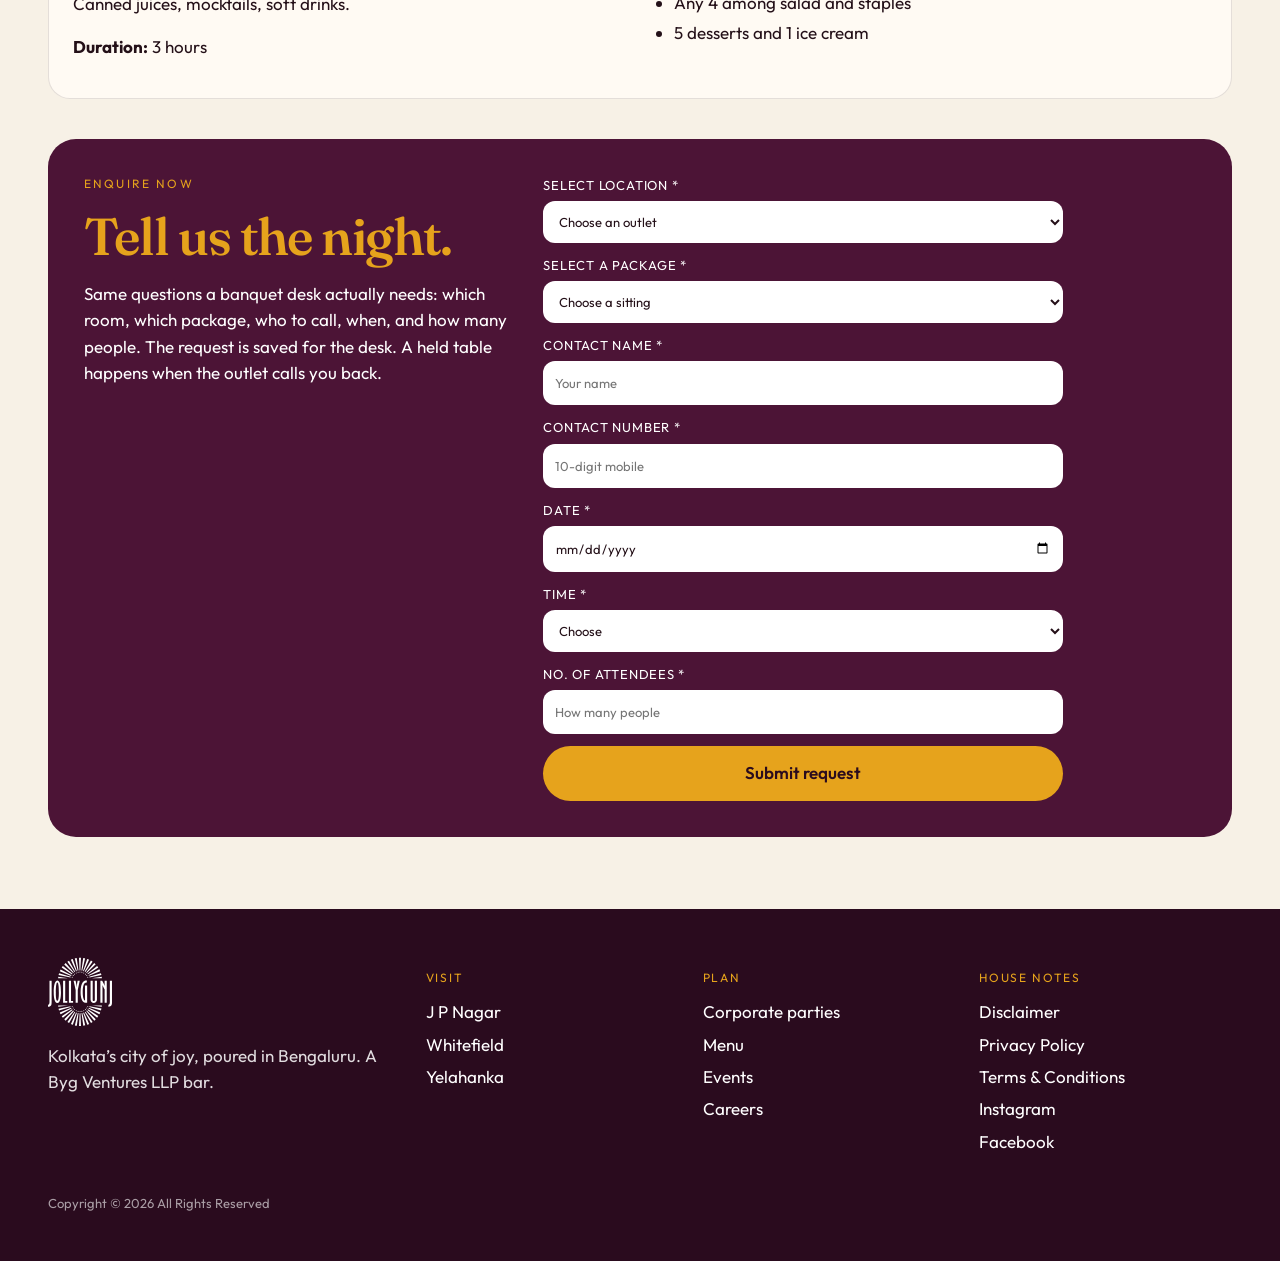
<file: corporate.html>
<!DOCTYPE html>
<html lang="en">
<head>
  <meta charset="utf-8">
  <meta name="viewport" content="width=device-width, initial-scale=1">
  <title>Corporate parties — The Joy Bundle · Jollygunj</title>
  <meta name="description" content="Book a Jollygunj corporate party or celebration. Seven three-hour sittings, from soft drinks to the reserve pour, with an enquiry form.">
  <link rel="icon" href="images/logo.svg">
  <link rel="preconnect" href="https://fonts.googleapis.com">
  <link rel="preconnect" href="https://fonts.gstatic.com" crossorigin>
  <link href="https://fonts.googleapis.com/css2?family=Fraunces:opsz,wght@9..144,560;9..144,640&family=Outfit:wght@380;520;580&display=swap" rel="stylesheet">
  <link rel="stylesheet" href="css/styles.css?v=20261109c">
</head>
<body data-page="corporate">
  <a class="skip" href="#main">Skip to content</a>
  <header class="site-header">
    <a class="logo" href="index.html"><img src="images/logo.svg" alt="Jollygunj"></a>
    <button class="nav-toggle" aria-expanded="false" aria-controls="site-nav">Menu</button>
    <nav id="site-nav" class="site-nav">
      <a href="index.html" data-page="home">Home</a>
      <a href="menu.html" data-page="menu">The Menu</a>
      <a href="corporate.html" data-page="corporate">Corporate Parties</a>
      <a href="events.html" data-page="events">Events</a>
      <a href="gallery.html" data-page="gallery">Gallery</a>
      <a href="rent.html" data-page="rent">Rent/Lease</a>
      <a href="contact.html" data-page="contact">Contact</a>
    </nav>
  </header>
  <main id="main">
    <section class="bundle">
      <div class="bundle-mark" aria-hidden="true"></div>
      <div class="rule"></div>
      <h1>The Joy Bundle</h1>
      <div class="rule"></div>
      <p>Planning a large gathering, a celebration, or a party with friends, family, or colleagues? You’ve come to the right room.</p>
      <p>Choose from seven party packages. Each sitting is three hours. Drinks climb from soft drinks to the reserve pour. Food climbs with them: starters, mains, salad and staples, dessert.</p>
      <p>Birthdays, anniversaries, offsites, farewells, retirement evenings. The kitchen, the bar, and the floor build it around your headcount. The outlet confirms the evening’s bottles before anything is printed on an invite.</p>
      <p class="center"><a class="btn dark" href="files/Jollygunj_Banquet_Menu.pdf" download="Jollygunj_Banquet_Menu.pdf">Download packages</a></p>
    </section>

    <div class="packages">
      <article class="package" data-package="The Adda">
        <header>
          <p class="package-index">01</p>
          <h3>The Adda</h3>
          <p>The welcome sitting. Soft drinks, a full table, three hours.</p>
        </header>
        <div>
          <h4>Beverages</h4>
          <p>Soft drinks.</p>
          <p><strong>Duration:</strong> 3 hours</p>
        </div>
        <div>
          <h4>Food</h4>
          <ul>
            <li>3 veg and 2 non-veg starters</li>
            <li>3 veg and 2 non-veg mains</li>
            <li>Any 3 among salad and staples</li>
            <li>2 desserts and 1 ice cream</li>
          </ul>
        </div>
      </article>

      <article class="package" data-package="The Para">
        <header>
          <p class="package-index">02</p>
          <h3>The Para</h3>
          <p>The Adda, with the zero-proof list opened up.</p>
        </header>
        <div>
          <h4>Beverages</h4>
          <p>Soft drinks, mocktails, canned juice.</p>
          <p><strong>Duration:</strong> 3 hours</p>
        </div>
        <div>
          <h4>Food</h4>
          <ul>
            <li>3 veg and 3 non-veg starters</li>
            <li>3 veg and 2 non-veg mains</li>
            <li>Any 3 among salad and staples</li>
            <li>2 desserts and 1 ice cream</li>
          </ul>
        </div>
      </article>

      <article class="package" data-package="The Tram">
        <header>
          <p class="package-index">03</p>
          <h3>The Tram</h3>
          <p>House spirits and the signature cocktail list.</p>
        </header>
        <div>
          <h4>Beverages</h4>
          <p>House whisky, rum, vodka, and gin. A selection of signature cocktails and shots. Canned juices, mocktails, soft drinks.</p>
          <p><strong>Duration:</strong> 3 hours</p>
        </div>
        <div>
          <h4>Food</h4>
          <ul>
            <li>3 veg and 3 non-veg starters</li>
            <li>3 veg and 3 non-veg mains</li>
            <li>Any 3 among salad and staples</li>
            <li>3 desserts and 1 ice cream</li>
          </ul>
        </div>
      </article>

      <article class="package" data-package="The Highball">
        <header>
          <p class="package-index">04</p>
          <h3>The Highball</h3>
          <p>For a table that wants the beer tap and nothing fussier.</p>
        </header>
        <div>
          <h4>Beverages</h4>
          <p>Beer on the evening’s list, mocktails, canned juice, soft drinks.</p>
          <p><strong>Duration:</strong> 3 hours</p>
        </div>
        <div>
          <h4>Food</h4>
          <ul>
            <li>3 veg and 3 non-veg starters</li>
            <li>3 veg and 3 non-veg mains</li>
            <li>Any 3 among salad and staples</li>
            <li>3 desserts and 1 ice cream</li>
          </ul>
        </div>
      </article>

      <article class="package" data-package="The Elgin">
        <header>
          <p class="package-index">05</p>
          <h3>The Elgin</h3>
          <p>Call spirits, domestic wine, and the cocktail card.</p>
        </header>
        <div>
          <h4>Beverages</h4>
          <p>Call whisky, rum, vodka, and gin. Domestic wines. Signature cocktails. Beer on the evening’s list. Canned juices, mocktails, soft drinks.</p>
          <p><strong>Duration:</strong> 3 hours</p>
        </div>
        <div>
          <h4>Food</h4>
          <ul>
            <li>4 veg and 3 non-veg starters</li>
            <li>4 veg and 3 non-veg mains</li>
            <li>Any 3 among salad and staples</li>
            <li>3 desserts and 1 ice cream</li>
          </ul>
        </div>
      </article>

      <article class="package" data-package="The Victoria">
        <header>
          <p class="package-index">06</p>
          <h3>The Victoria</h3>
          <p>A wider call list, and both imported and domestic wine.</p>
        </header>
        <div>
          <h4>Beverages</h4>
          <p>Extended call spirits, including a premium vodka. Imported and domestic wines. Signature cocktails. Beer on the evening’s list. Canned juices and mocktails.</p>
          <p><strong>Duration:</strong> 3 hours</p>
        </div>
        <div>
          <h4>Food</h4>
          <ul>
            <li>4 veg and 4 non-veg starters</li>
            <li>4 veg and 4 non-veg mains</li>
            <li>Any 4 among salad and staples</li>
            <li>4 desserts and 1 ice cream</li>
          </ul>
        </div>
      </article>

      <article class="package" data-package="The City of Joy">
        <header>
          <p class="package-index">07</p>
          <h3>The City of Joy</h3>
          <p>The reserve sitting. The longest food list and the top of the back bar.</p>
        </header>
        <div>
          <h4>Beverages</h4>
          <p>Reserve malts and a premium vodka and gin list. Imported and domestic wines. The full signature cocktail and shot card. Beer on the evening’s list. Canned juices, mocktails, soft drinks.</p>
          <p><strong>Duration:</strong> 3 hours</p>
        </div>
        <div>
          <h4>Food</h4>
          <ul>
            <li>5 veg and 5 non-veg starters</li>
            <li>5 veg and 5 non-veg mains</li>
            <li>Any 4 among salad and staples</li>
            <li>5 desserts and 1 ice cream</li>
          </ul>
        </div>
      </article>
    </div>

    <section class="enquiry" id="enquire">
      <div>
        <p class="eyebrow">Enquire now</p>
        <h2>Tell us the night.</h2>
        <p>Same questions a banquet desk actually needs: which room, which package, who to call, when, and how many people. The request is saved for the desk. A held table happens when the outlet calls you back.</p>
      </div>
      <div>
        <form data-enquiry data-form="corporate">
          <p class="error" role="alert"></p>
          <label>Select location *
            <select name="location" required>
              <option value="">Choose an outlet</option>
              <option>J P Nagar</option>
              <option>Whitefield</option>
              <option>Yelahanka</option>
            </select>
          </label>
          <label>Select a package *
            <select name="package" required>
              <option value="">Choose a sitting</option>
              <option>The Adda</option>
              <option>The Para</option>
              <option>The Tram</option>
              <option>The Highball</option>
              <option>The Elgin</option>
              <option>The Victoria</option>
              <option>The City of Joy</option>
            </select>
          </label>
          <label>Contact name *
            <input name="name" required autocomplete="name" placeholder="Your name">
          </label>
          <label>Contact number *
            <input name="phone" required inputmode="tel" autocomplete="tel" placeholder="10-digit mobile">
          </label>
          <label>Date *
            <input name="date" type="date" required>
          </label>
          <label>Time *
            <select name="time" required>
              <option value="">Choose</option>
              <option>12:00</option><option>13:00</option><option>14:00</option>
              <option>15:00</option><option>16:00</option><option>17:00</option>
              <option>18:00</option><option>19:00</option><option>20:00</option>
              <option>21:00</option><option>22:00</option><option>23:00</option>
            </select>
          </label>
          <label class="wide">No. of attendees *
            <input name="attendees" type="number" min="1" required placeholder="How many people">
          </label>
          <button class="btn" type="submit">Submit request</button>
        </form>
        <div class="success" hidden></div>
      </div>
    </section>
  </main>
  <footer class="site-footer">
    <div>
      <img src="images/logo.svg" alt="" width="64">
      <p>Kolkata’s city of joy, poured in Bengaluru. A Byg Ventures LLP bar.</p>
    </div>
    <div>
      <p class="footer-label">Visit</p>
      <a href="contact.html#jp">J P Nagar</a>
      <a href="contact.html#whitefield">Whitefield</a>
      <a href="contact.html#yelahanka">Yelahanka</a>
    </div>
    <div>
      <p class="footer-label">Plan</p>
      <a href="corporate.html">Corporate parties</a>
      <a href="menu.html">Menu</a>
      <a href="events.html">Events</a>
      <a href="careers.html">Careers</a>
    </div>
    <div>
      <p class="footer-label">House notes</p>
      <a href="disclaimer.html">Disclaimer</a>
      <a href="privacy.html">Privacy Policy</a>
      <a href="terms.html">Terms &amp; Conditions</a>
      <a href="https://www.instagram.com/jollygunj/" target="_blank" rel="noopener">Instagram</a>
      <a href="https://www.facebook.com/701916579681205" target="_blank" rel="noopener">Facebook</a>
    </div>
    <p class="legal-line">Copyright © <span data-year>2026</span> All Rights Reserved</p>
  </footer>
  <script src="js/site.js?v=20261109c"></script>
</body>
</html>
</file>
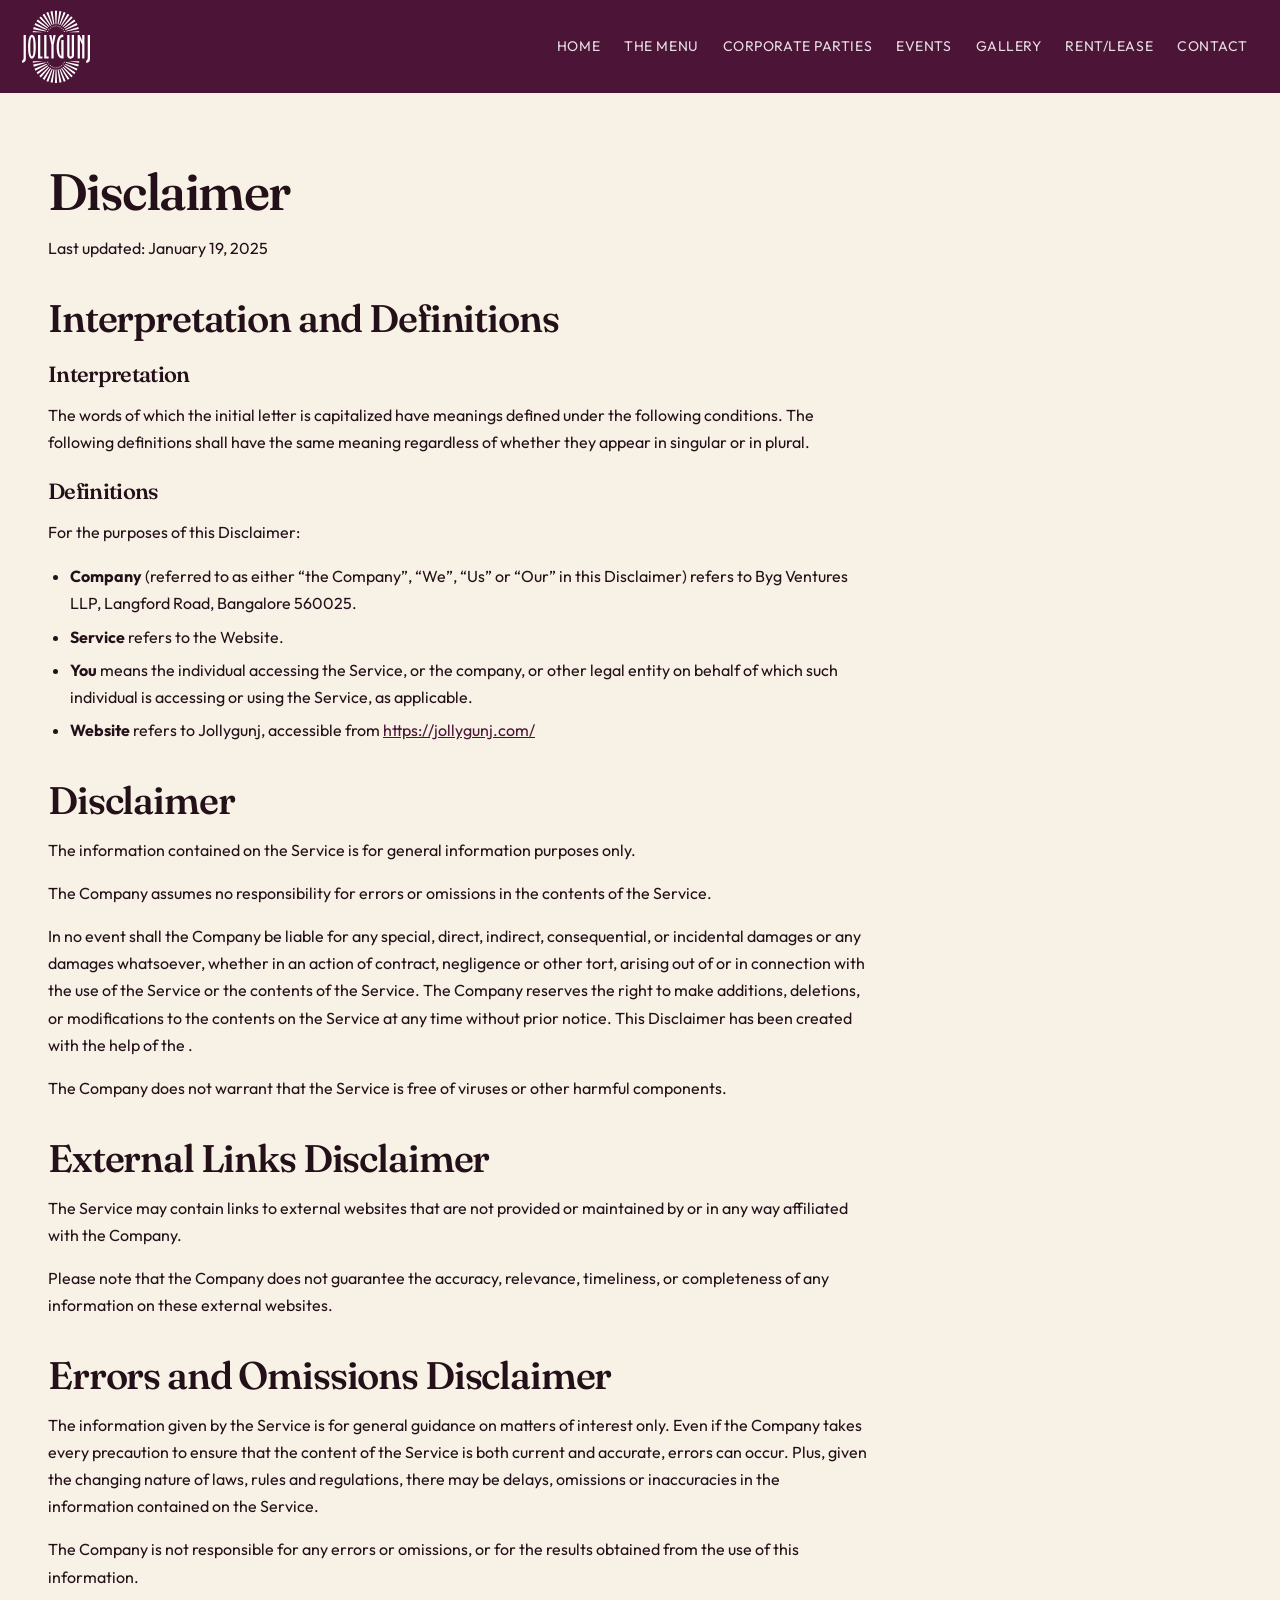
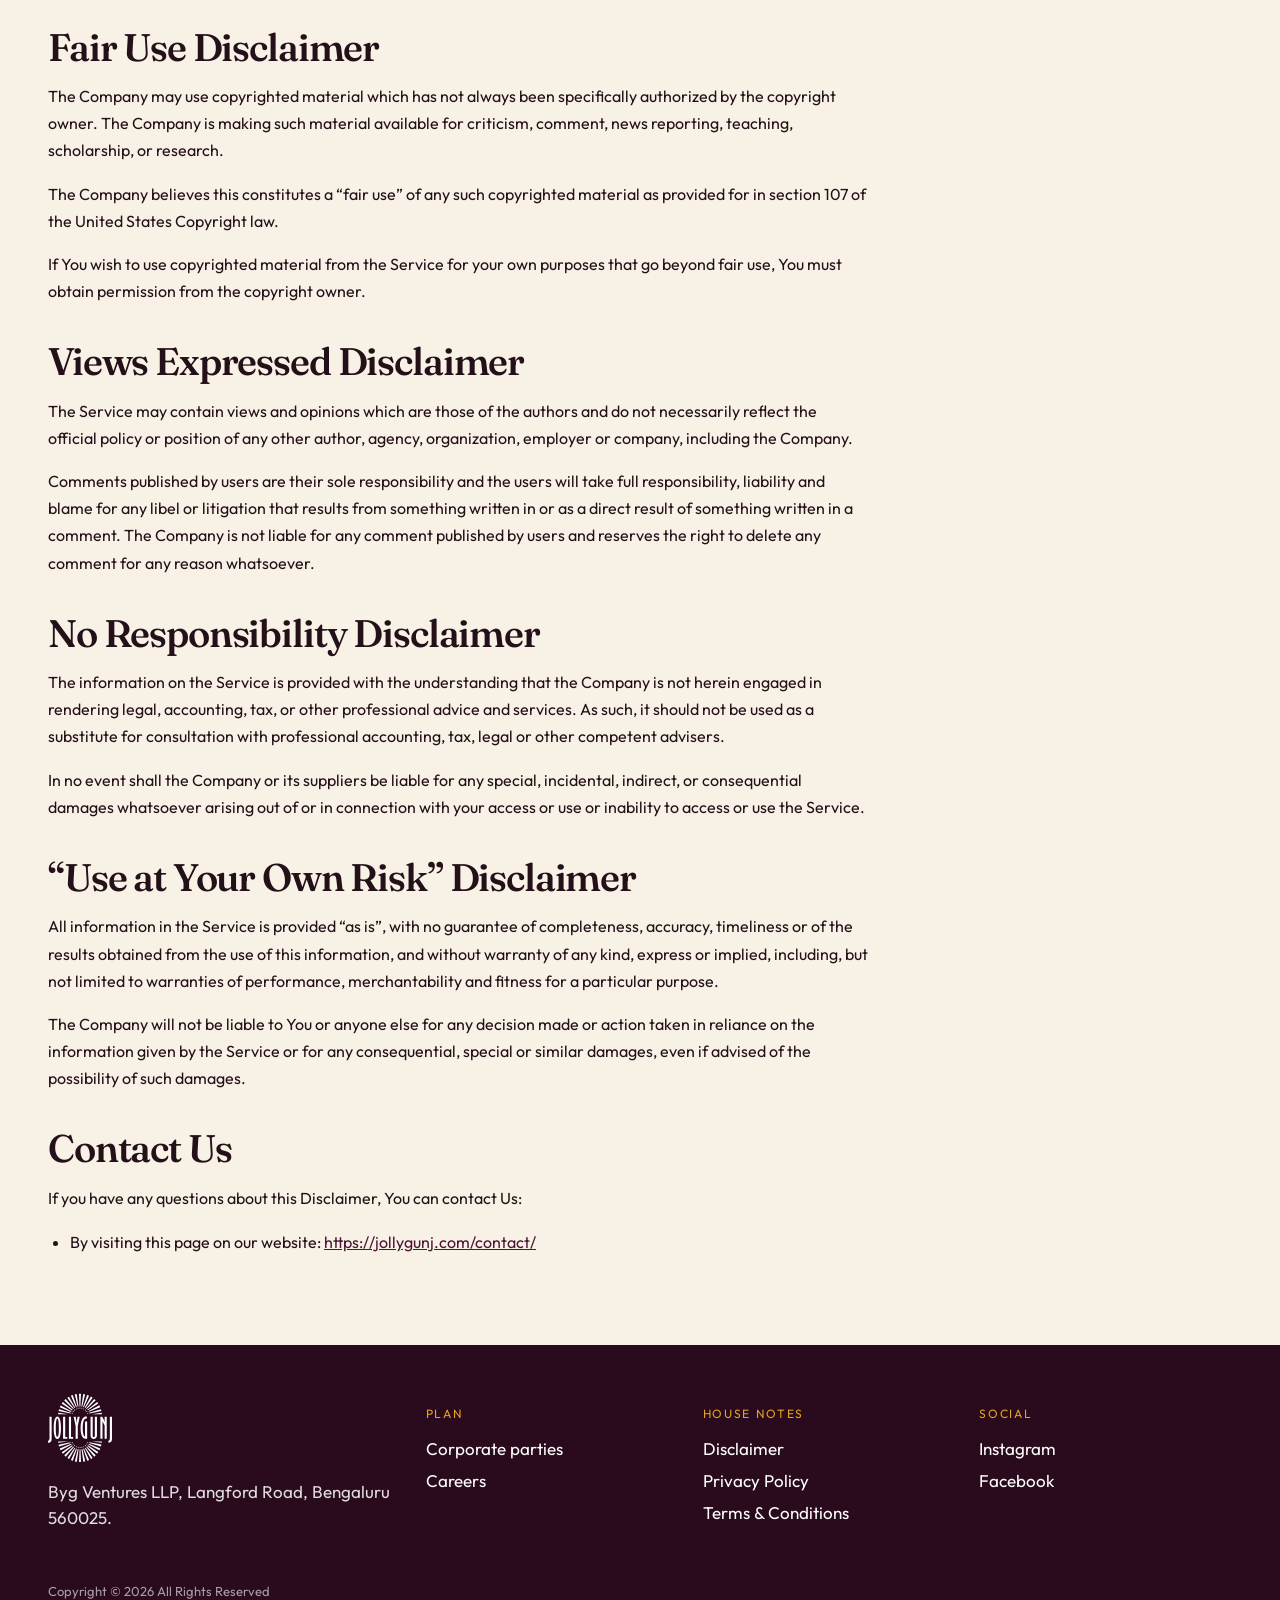
<file: disclaimer.html>
<!DOCTYPE html>
<html lang="en">
<head>
  <meta charset="utf-8">
  <meta name="viewport" content="width=device-width, initial-scale=1">
  <title>Disclaimer — Jollygunj</title>
  <link rel="icon" href="images/logo.svg">
  <link rel="preconnect" href="https://fonts.googleapis.com">
  <link href="https://fonts.googleapis.com/css2?family=Fraunces:opsz,wght@9..144,560&family=Outfit:wght@380;520&display=swap" rel="stylesheet">
  <link rel="stylesheet" href="css/styles.css?v=20261109c">
</head>
<body data-page="disclaimer">
  <header class="site-header">
    <a class="logo" href="index.html"><img src="images/logo.svg" alt="Jollygunj"></a>
    <button class="nav-toggle" aria-expanded="false" aria-controls="site-nav">Menu</button>
    <nav id="site-nav" class="site-nav">
      <a href="index.html" data-page="home">Home</a>
      <a href="menu.html" data-page="menu">The Menu</a>
      <a href="corporate.html" data-page="corporate">Corporate Parties</a>
      <a href="events.html" data-page="events">Events</a>
      <a href="gallery.html" data-page="gallery">Gallery</a>
      <a href="rent.html" data-page="rent">Rent/Lease</a>
      <a href="contact.html" data-page="contact">Contact</a>
    </nav>
  </header>
  <main id="main" class="section">
    <article class="legal">
      <h2>Disclaimer</h2>
      <p>Last updated: January 19, 2025</p>
      <h2>Interpretation and Definitions</h2>
      <h3>Interpretation</h3>
      <p>The words of which the initial letter is capitalized have meanings defined under the following conditions. The following definitions shall have the same meaning regardless of whether they appear in singular or in plural.</p>
      <h3>Definitions</h3>
      <p>For the purposes of this Disclaimer:</p>
      <ul>
      <li><strong>Company</strong> (referred to as either “the Company”, “We”, “Us” or “Our” in this Disclaimer) refers to Byg Ventures LLP, Langford Road, Bangalore 560025.</li>
      <li><strong>Service</strong> refers to the Website.</li>
      <li><strong>You</strong> means the individual accessing the Service, or the company, or other legal entity on behalf of which such individual is accessing or using the Service, as applicable.</li>
      <li><strong>Website</strong> refers to Jollygunj, accessible from <a href="https://jollygunj.com/">https://jollygunj.com/</a></li>
      </ul>
      <h2>Disclaimer</h2>
      <p>The information contained on the Service is for general information purposes only.</p>
      <p>The Company assumes no responsibility for errors or omissions in the contents of the Service.</p>
      <p>In no event shall the Company be liable for any special, direct, indirect, consequential, or incidental damages or any damages whatsoever, whether in an action of contract, negligence or other tort, arising out of or in connection with the use of the Service or the contents of the Service. The Company reserves the right to make additions, deletions, or modifications to the contents on the Service at any time without prior notice. This Disclaimer has been created with the help of the .</p>
      <p>The Company does not warrant that the Service is free of viruses or other harmful components.</p>
      <h2>External Links Disclaimer</h2>
      <p>The Service may contain links to external websites that are not provided or maintained by or in any way affiliated with the Company.</p>
      <p>Please note that the Company does not guarantee the accuracy, relevance, timeliness, or completeness of any information on these external websites.</p>
      <h2>Errors and Omissions Disclaimer</h2>
      <p>The information given by the Service is for general guidance on matters of interest only. Even if the Company takes every precaution to ensure that the content of the Service is both current and accurate, errors can occur. Plus, given the changing nature of laws, rules and regulations, there may be delays, omissions or inaccuracies in the information contained on the Service.</p>
      <p>The Company is not responsible for any errors or omissions, or for the results obtained from the use of this information.</p>
      <h2>Fair Use Disclaimer</h2>
      <p>The Company may use copyrighted material which has not always been specifically authorized by the copyright owner. The Company is making such material available for criticism, comment, news reporting, teaching, scholarship, or research.</p>
      <p>The Company believes this constitutes a “fair use” of any such copyrighted material as provided for in section 107 of the United States Copyright law.</p>
      <p>If You wish to use copyrighted material from the Service for your own purposes that go beyond fair use, You must obtain permission from the copyright owner.</p>
      <h2>Views Expressed Disclaimer</h2>
      <p>The Service may contain views and opinions which are those of the authors and do not necessarily reflect the official policy or position of any other author, agency, organization, employer or company, including the Company.</p>
      <p>Comments published by users are their sole responsibility and the users will take full responsibility, liability and blame for any libel or litigation that results from something written in or as a direct result of something written in a comment. The Company is not liable for any comment published by users and reserves the right to delete any comment for any reason whatsoever.</p>
      <h2>No Responsibility Disclaimer</h2>
      <p>The information on the Service is provided with the understanding that the Company is not herein engaged in rendering legal, accounting, tax, or other professional advice and services. As such, it should not be used as a substitute for consultation with professional accounting, tax, legal or other competent advisers.</p>
      <p>In no event shall the Company or its suppliers be liable for any special, incidental, indirect, or consequential damages whatsoever arising out of or in connection with your access or use or inability to access or use the Service.</p>
      <h2>“Use at Your Own Risk” Disclaimer</h2>
      <p>All information in the Service is provided “as is”, with no guarantee of completeness, accuracy, timeliness or of the results obtained from the use of this information, and without warranty of any kind, express or implied, including, but not limited to warranties of performance, merchantability and fitness for a particular purpose.</p>
      <p>The Company will not be liable to You or anyone else for any decision made or action taken in reliance on the information given by the Service or for any consequential, special or similar damages, even if advised of the possibility of such damages.</p>
      <h2>Contact Us</h2>
      <p>If you have any questions about this Disclaimer, You can contact Us:</p>
      <ul>
      <li>By visiting this page on our website: <a href="contact.html">https://jollygunj.com/contact/</a></li>
      </ul>
    </article>
  </main>
  <footer class="site-footer">
    <div><img src="images/logo.svg" alt="" width="64"><p>Byg Ventures LLP, Langford Road, Bengaluru 560025.</p></div>
    <div><p class="footer-label">Plan</p><a href="corporate.html">Corporate parties</a><a href="careers.html">Careers</a></div>
    <div><p class="footer-label">House notes</p><a href="disclaimer.html">Disclaimer</a><a href="privacy.html">Privacy Policy</a><a href="terms.html">Terms &amp; Conditions</a></div>
    <div><p class="footer-label">Social</p><a href="https://www.instagram.com/jollygunj/">Instagram</a><a href="https://www.facebook.com/701916579681205">Facebook</a></div>
    <p class="legal-line">Copyright © <span data-year>2026</span> All Rights Reserved</p>
  </footer>
  <script src="js/site.js?v=20261109c"></script>
</body>
</html>
</file>
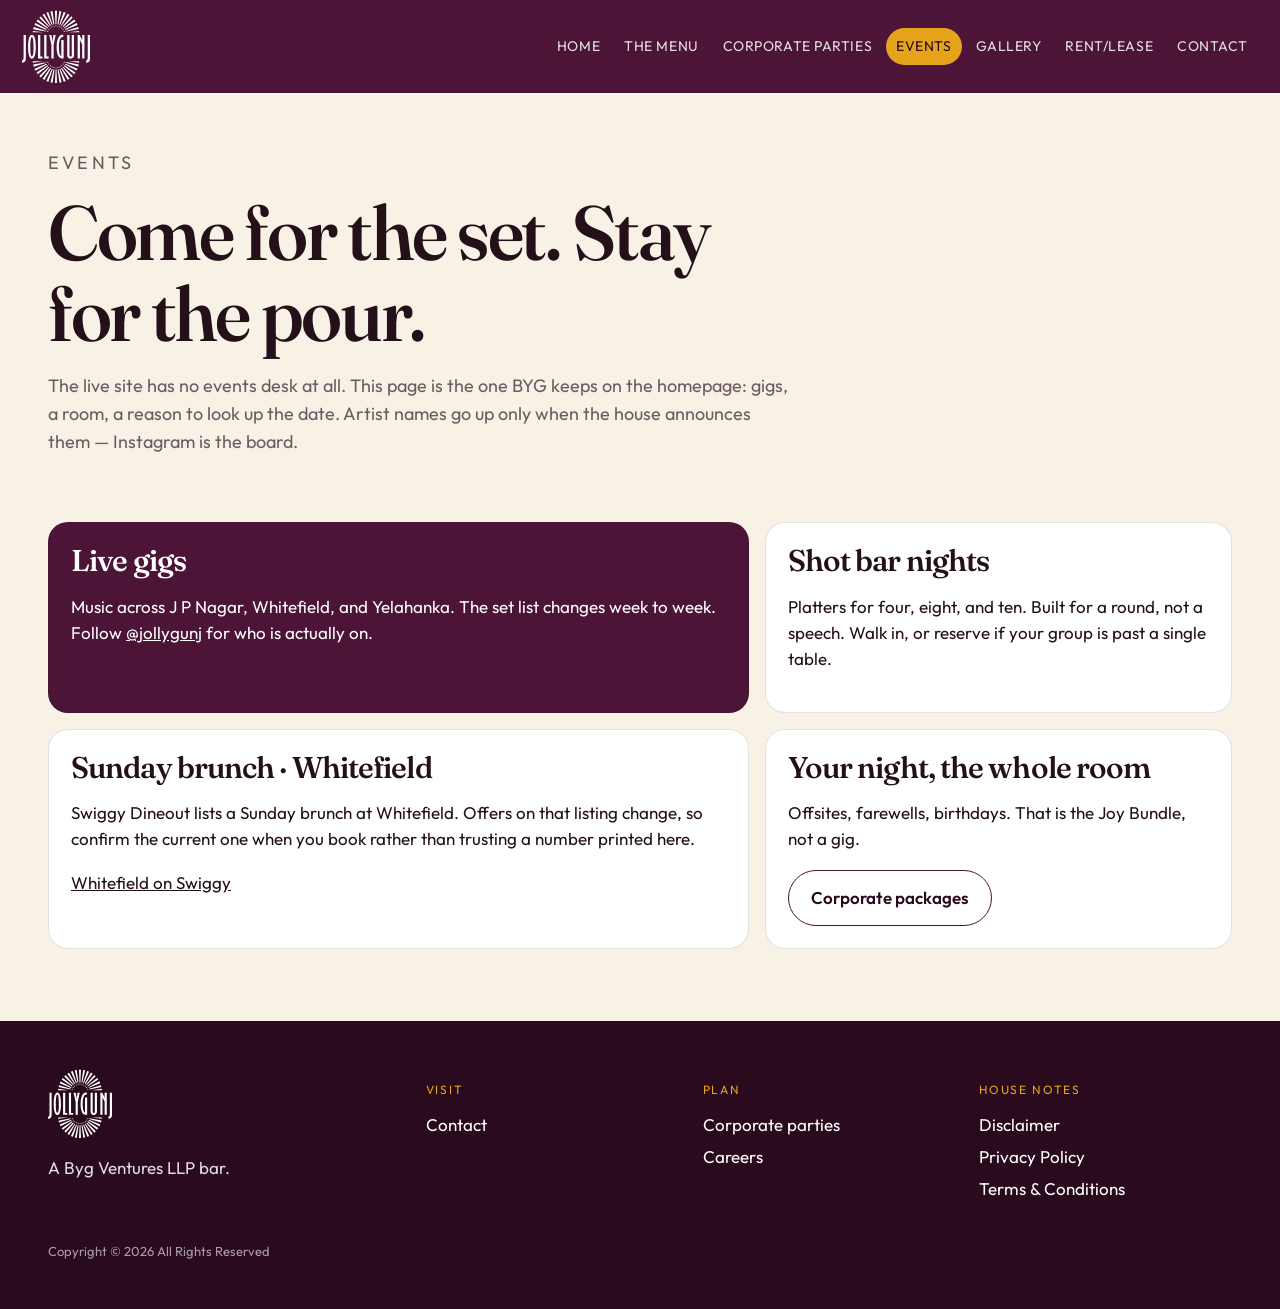
<file: events.html>
<!DOCTYPE html>
<html lang="en">
<head>
  <meta charset="utf-8">
  <meta name="viewport" content="width=device-width, initial-scale=1">
  <title>Events — Jollygunj</title>
  <meta name="description" content="Live music, Sunday brunch at Whitefield, and private nights at Jollygunj Bengaluru.">
  <link rel="icon" href="images/logo.svg">
  <link rel="preconnect" href="https://fonts.googleapis.com">
  <link rel="preconnect" href="https://fonts.gstatic.com" crossorigin>
  <link href="https://fonts.googleapis.com/css2?family=Fraunces:opsz,wght@9..144,560;9..144,640&family=Outfit:wght@380;520;580&display=swap" rel="stylesheet">
  <link rel="stylesheet" href="css/styles.css?v=20261109c">
</head>
<body data-page="events">
  <a class="skip" href="#main">Skip to content</a>
  <header class="site-header">
    <a class="logo" href="index.html"><img src="images/logo.svg" alt="Jollygunj"></a>
    <button class="nav-toggle" aria-expanded="false" aria-controls="site-nav">Menu</button>
    <nav id="site-nav" class="site-nav">
      <a href="index.html" data-page="home">Home</a>
      <a href="menu.html" data-page="menu">The Menu</a>
      <a href="corporate.html" data-page="corporate">Corporate Parties</a>
      <a href="events.html" data-page="events">Events</a>
      <a href="gallery.html" data-page="gallery">Gallery</a>
      <a href="rent.html" data-page="rent">Rent/Lease</a>
      <a href="contact.html" data-page="contact">Contact</a>
    </nav>
  </header>
  <main id="main">
    <header class="page-hero">
      <p class="eyebrow">Events</p>
      <h1>Come for the set. Stay for the pour.</h1>
      <p>The live site has no events desk at all. This page is the one BYG keeps on the homepage: gigs, a room, a reason to look up the date. Artist names go up only when the house announces them — Instagram is the board.</p>
    </header>
    <section class="section tight">
      <div class="events-grid">
        <article class="event-card feature">
          <h3>Live gigs</h3>
          <p>Music across J P Nagar, Whitefield, and Yelahanka. The set list changes week to week. Follow <a href="https://www.instagram.com/jollygunj/">@jollygunj</a> for who is actually on.</p>
        </article>
        <article class="event-card">
          <h3>Shot bar nights</h3>
          <p>Platters for four, eight, and ten. Built for a round, not a speech. Walk in, or reserve if your group is past a single table.</p>
        </article>
        <article class="event-card">
          <h3>Sunday brunch · Whitefield</h3>
          <p>Swiggy Dineout lists a Sunday brunch at Whitefield. Offers on that listing change, so confirm the current one when you book rather than trusting a number printed here.</p>
          <p><a href="https://www.swiggy.com/restaurants/bangalore/whitefield/jollygunj-1060010/dineout">Whitefield on Swiggy</a></p>
        </article>
        <article class="event-card">
          <h3>Your night, the whole room</h3>
          <p>Offsites, farewells, birthdays. That is the Joy Bundle, not a gig.</p>
          <a class="btn line" href="corporate.html">Corporate packages</a>
        </article>
      </div>
    </section>
  </main>
  <footer class="site-footer">
    <div><img src="images/logo.svg" alt="" width="64"><p>A Byg Ventures LLP bar.</p></div>
    <div><p class="footer-label">Visit</p><a href="contact.html">Contact</a></div>
    <div><p class="footer-label">Plan</p><a href="corporate.html">Corporate parties</a><a href="careers.html">Careers</a></div>
    <div><p class="footer-label">House notes</p><a href="disclaimer.html">Disclaimer</a><a href="privacy.html">Privacy Policy</a><a href="terms.html">Terms &amp; Conditions</a></div>
    <p class="legal-line">Copyright © <span data-year>2026</span> All Rights Reserved</p>
  </footer>
  <script src="js/site.js?v=20261109c"></script>
</body>
</html>
</file>
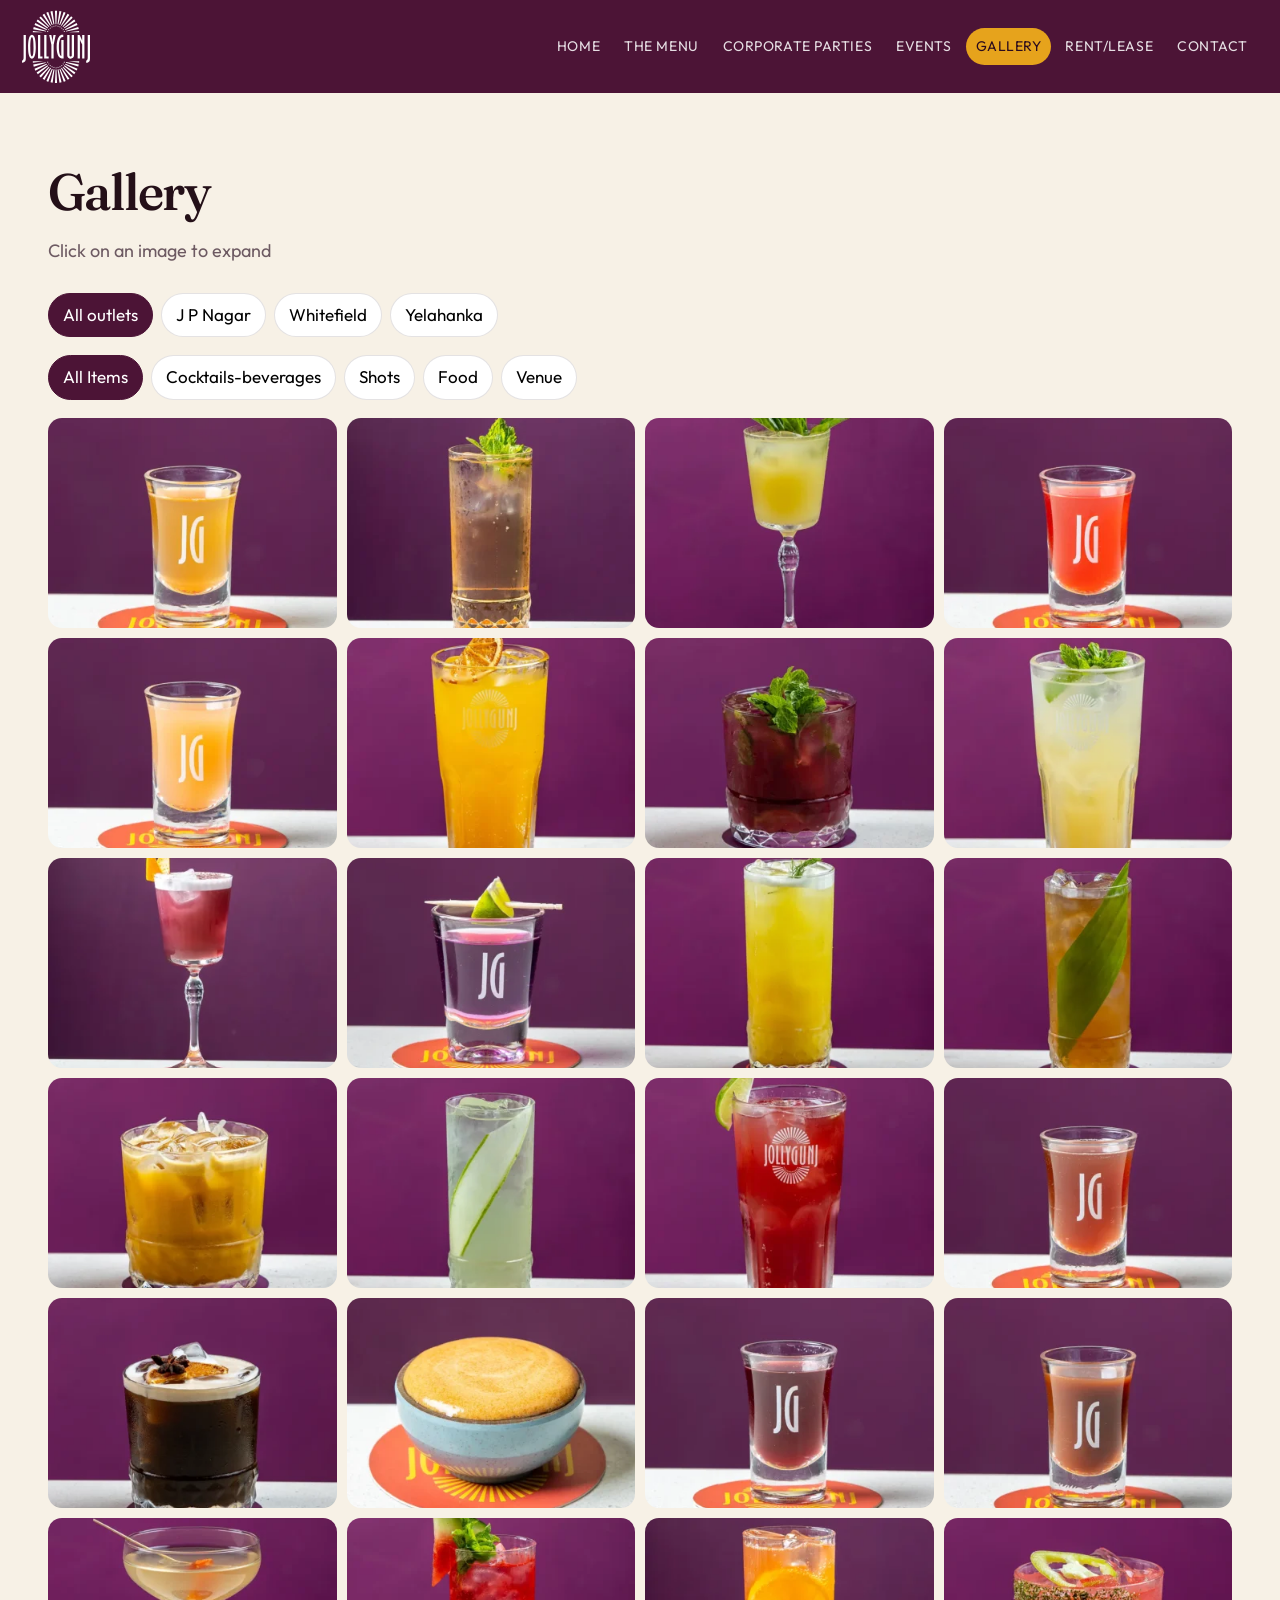
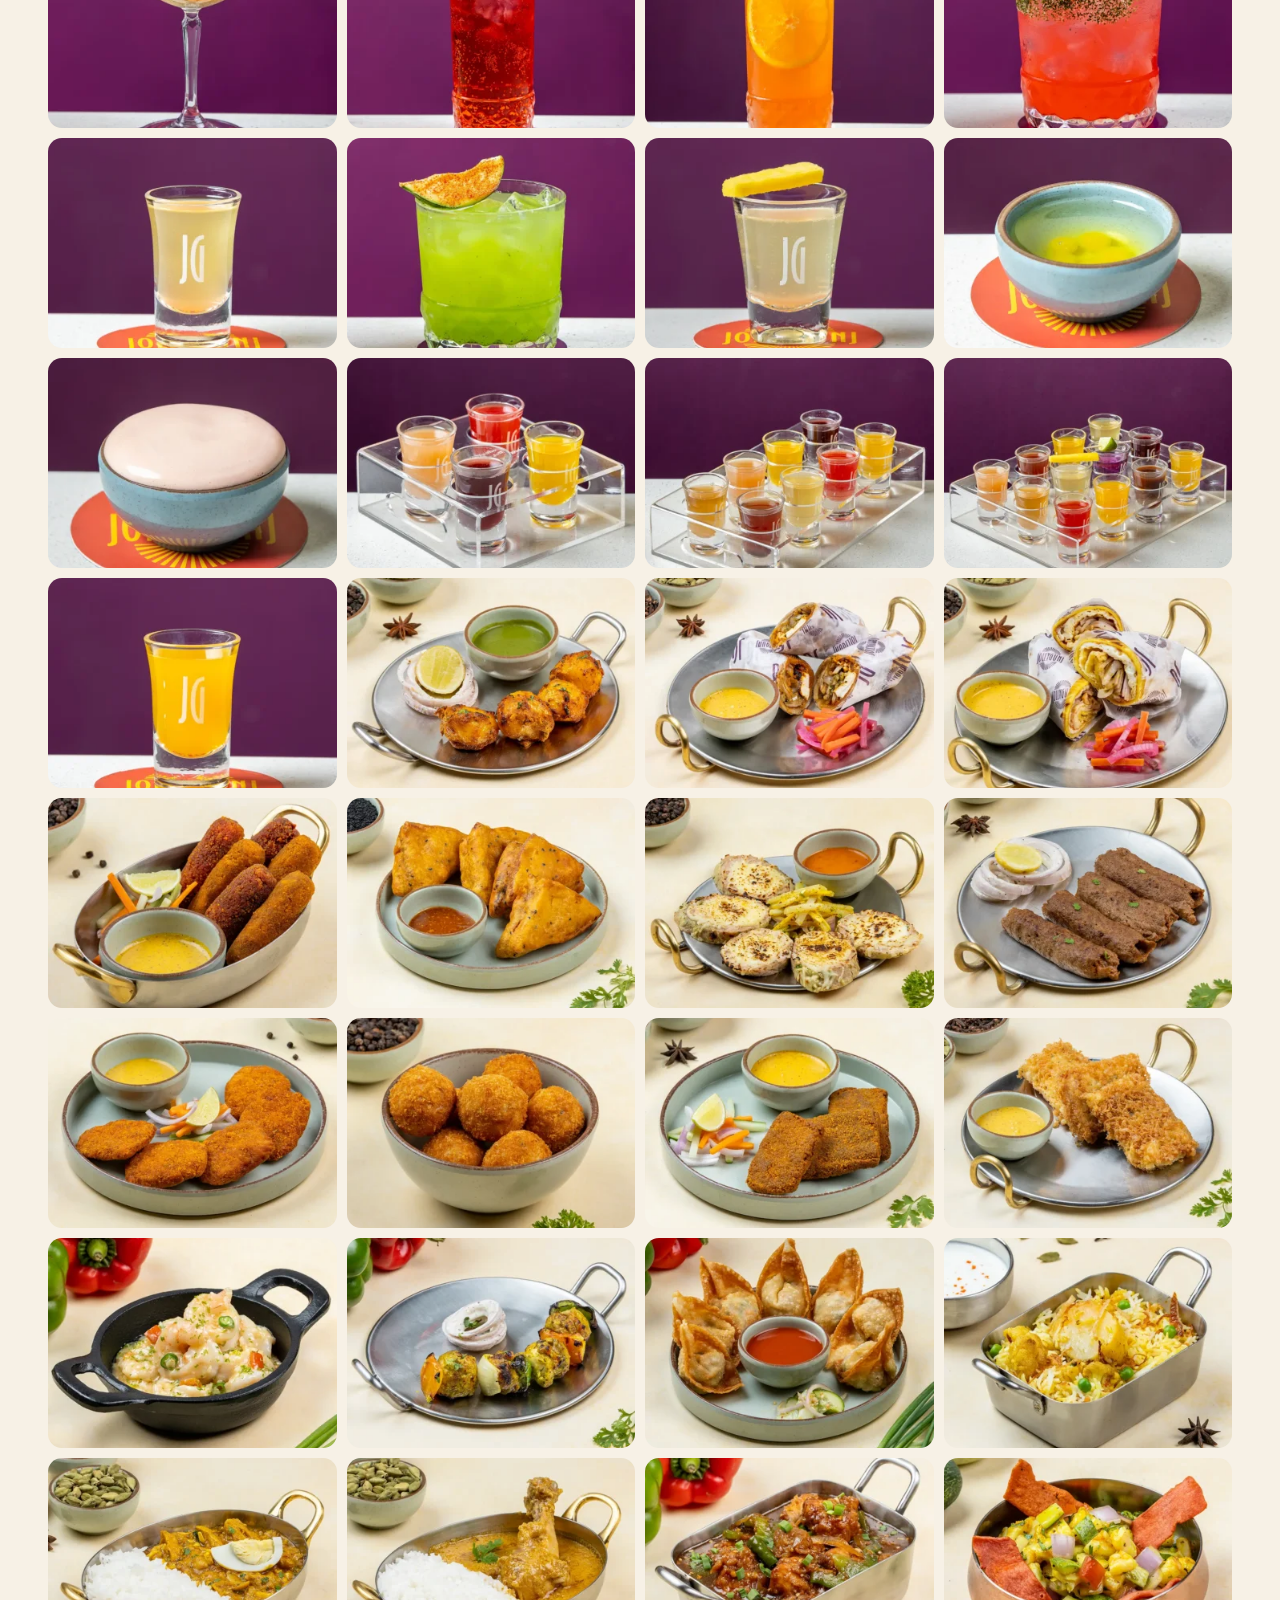
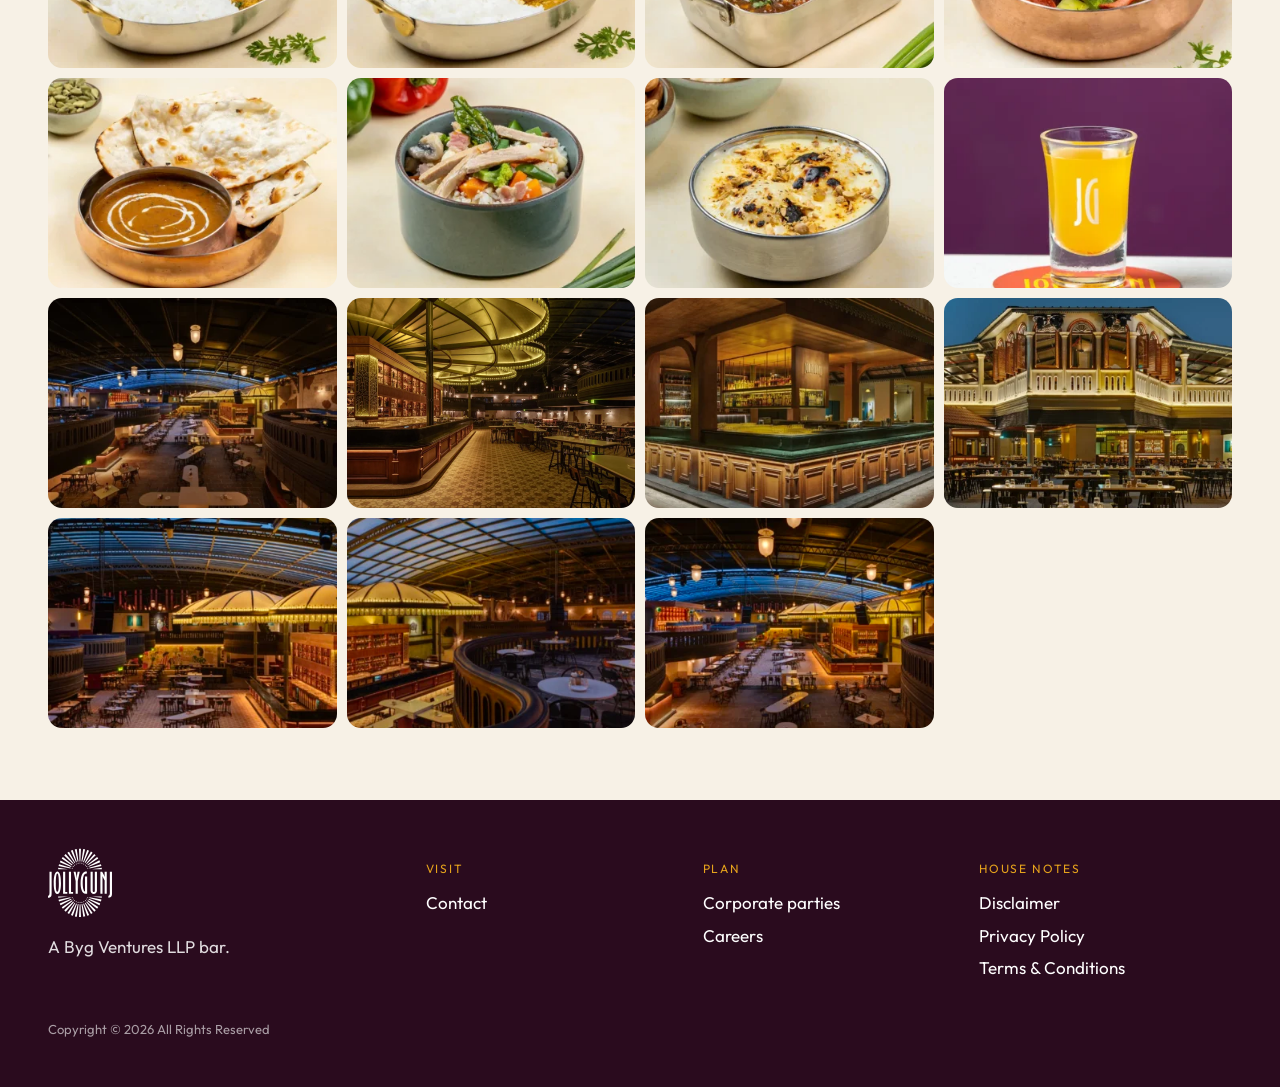
<file: gallery.html>
<!DOCTYPE html>
<html lang="en">
<head>
  <meta charset="utf-8">
  <meta name="viewport" content="width=device-width, initial-scale=1">
  <title>Gallery — Jollygunj</title>
  <meta name="description" content="Jollygunj rooms and plates at J P Nagar, Whitefield, and Yelahanka.">
  <link rel="icon" href="images/logo.svg">
  <link rel="preconnect" href="https://fonts.googleapis.com">
  <link rel="preconnect" href="https://fonts.gstatic.com" crossorigin>
  <link href="https://fonts.googleapis.com/css2?family=Fraunces:opsz,wght@9..144,560;9..144,640&family=Outfit:wght@380;520;580&display=swap" rel="stylesheet">
  <link rel="stylesheet" href="css/styles.css?v=20261109c">
</head>
<body data-page="gallery">
  <a class="skip" href="#main">Skip to content</a>
  <header class="site-header">
    <a class="logo" href="index.html"><img src="images/logo.svg" alt="Jollygunj"></a>
    <button class="nav-toggle" aria-expanded="false" aria-controls="site-nav">Menu</button>
    <nav id="site-nav" class="site-nav">
      <a href="index.html" data-page="home">Home</a>
      <a href="menu.html" data-page="menu">The Menu</a>
      <a href="corporate.html" data-page="corporate">Corporate Parties</a>
      <a href="events.html" data-page="events">Events</a>
      <a href="gallery.html" data-page="gallery">Gallery</a>
      <a href="rent.html" data-page="rent">Rent/Lease</a>
      <a href="contact.html" data-page="contact">Contact</a>
    </nav>
  </header>
  <main id="main" class="section">
    <div class="section-head">
      <h2>Gallery</h2>
      <p>Click on an image to expand</p>
    </div>
    <div class="filters" role="group" aria-label="Outlet">
      <button type="button" data-outlet="all" aria-pressed="true">All outlets</button>
      <button type="button" data-outlet="jp">J P Nagar</button>
      <button type="button" data-outlet="wf">Whitefield</button>
      <button type="button" data-outlet="yl">Yelahanka</button>
    </div>
    <div class="filters" role="group" aria-label="Kind">
      <button type="button" data-kind="all" aria-pressed="true">All Items</button>
      <button type="button" data-kind="cocktails">Cocktails-beverages</button>
      <button type="button" data-kind="shots">Shots</button>
      <button type="button" data-kind="food">Food</button>
      <button type="button" data-kind="venue">Venue</button>
    </div>
    <div id="gallery-root" class="gallery-grid"></div>
  </main>
  <dialog id="lightbox">
    <img alt="">
    <form method="dialog"><button class="btn dark" type="submit">Close</button></form>
  </dialog>
  <footer class="site-footer">
    <div><img src="images/logo.svg" alt="" width="64"><p>A Byg Ventures LLP bar.</p></div>
    <div><p class="footer-label">Visit</p><a href="contact.html">Contact</a></div>
    <div><p class="footer-label">Plan</p><a href="corporate.html">Corporate parties</a><a href="careers.html">Careers</a></div>
    <div><p class="footer-label">House notes</p><a href="disclaimer.html">Disclaimer</a><a href="privacy.html">Privacy Policy</a><a href="terms.html">Terms &amp; Conditions</a></div>
    <p class="legal-line">Copyright © <span data-year>2026</span> All Rights Reserved</p>
  </footer>
  <script src="js/site.js?v=20261109c"></script>
</body>
</html>
</file>
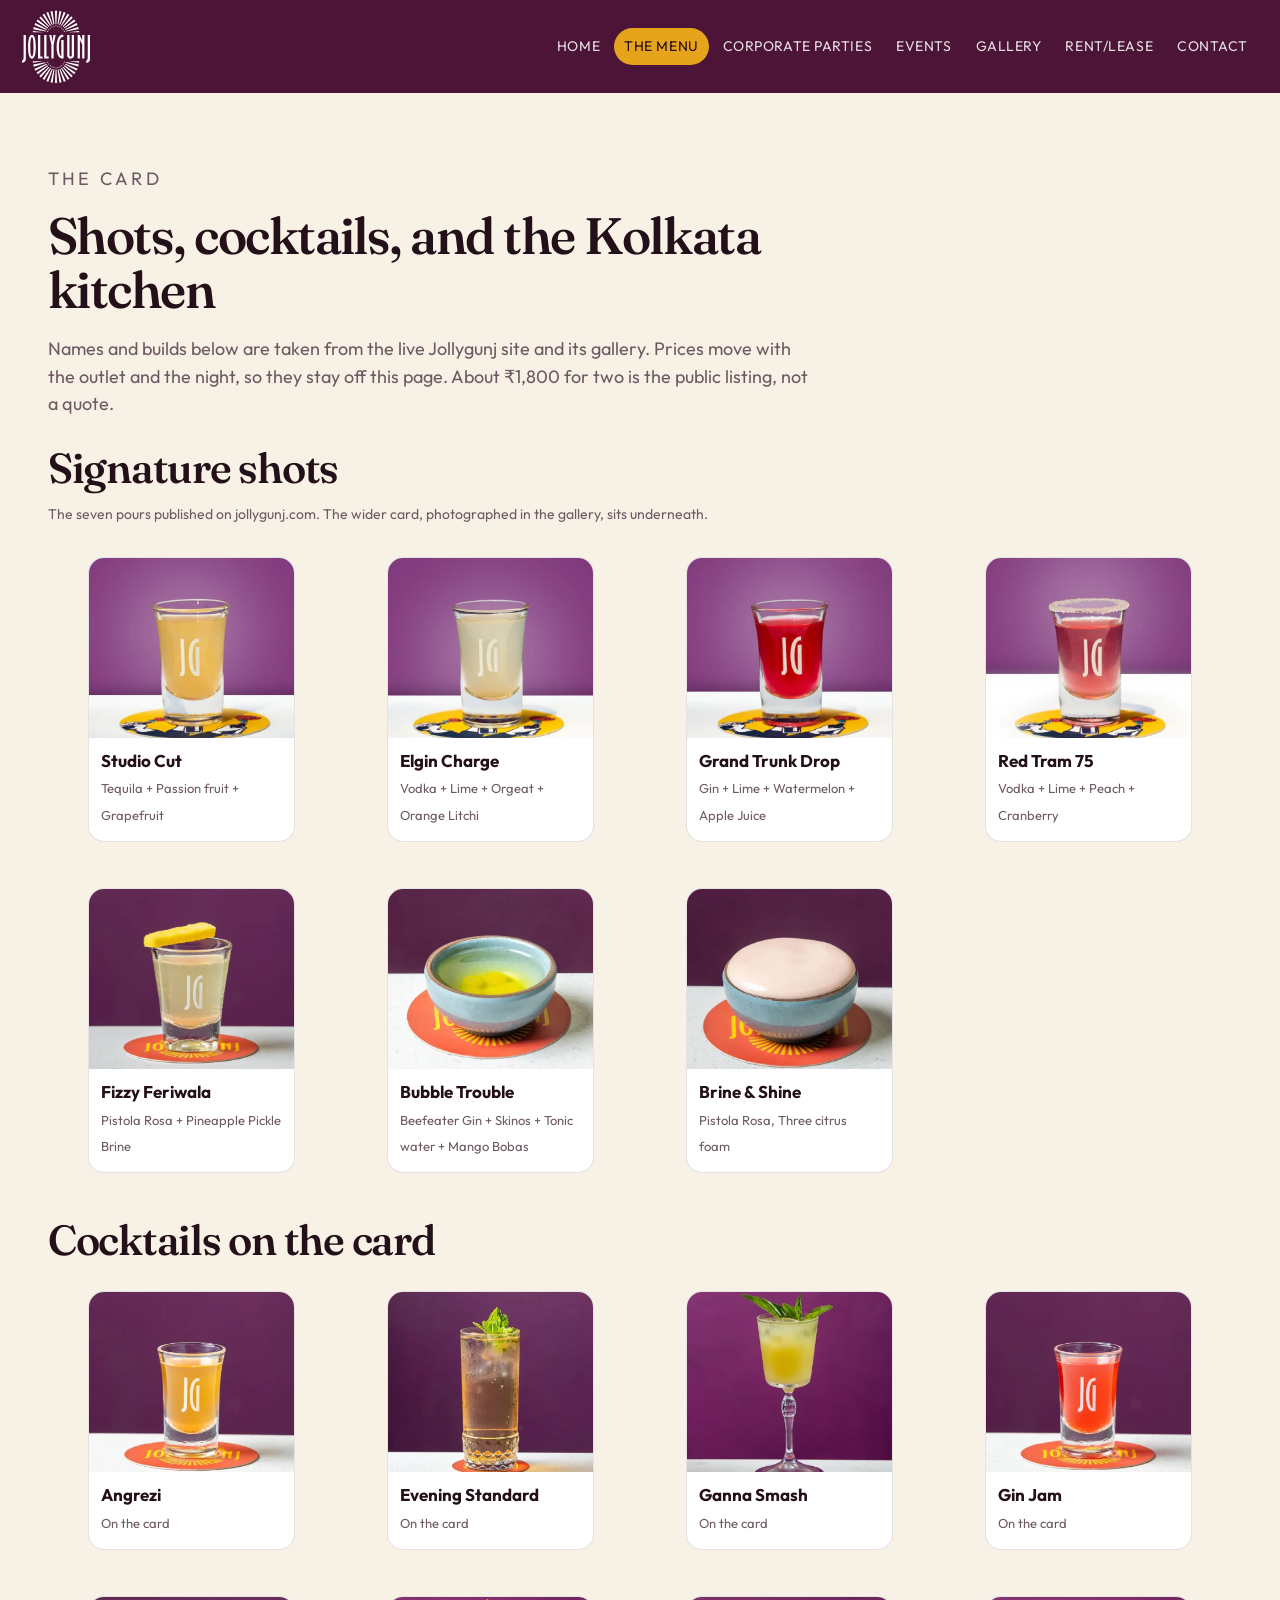
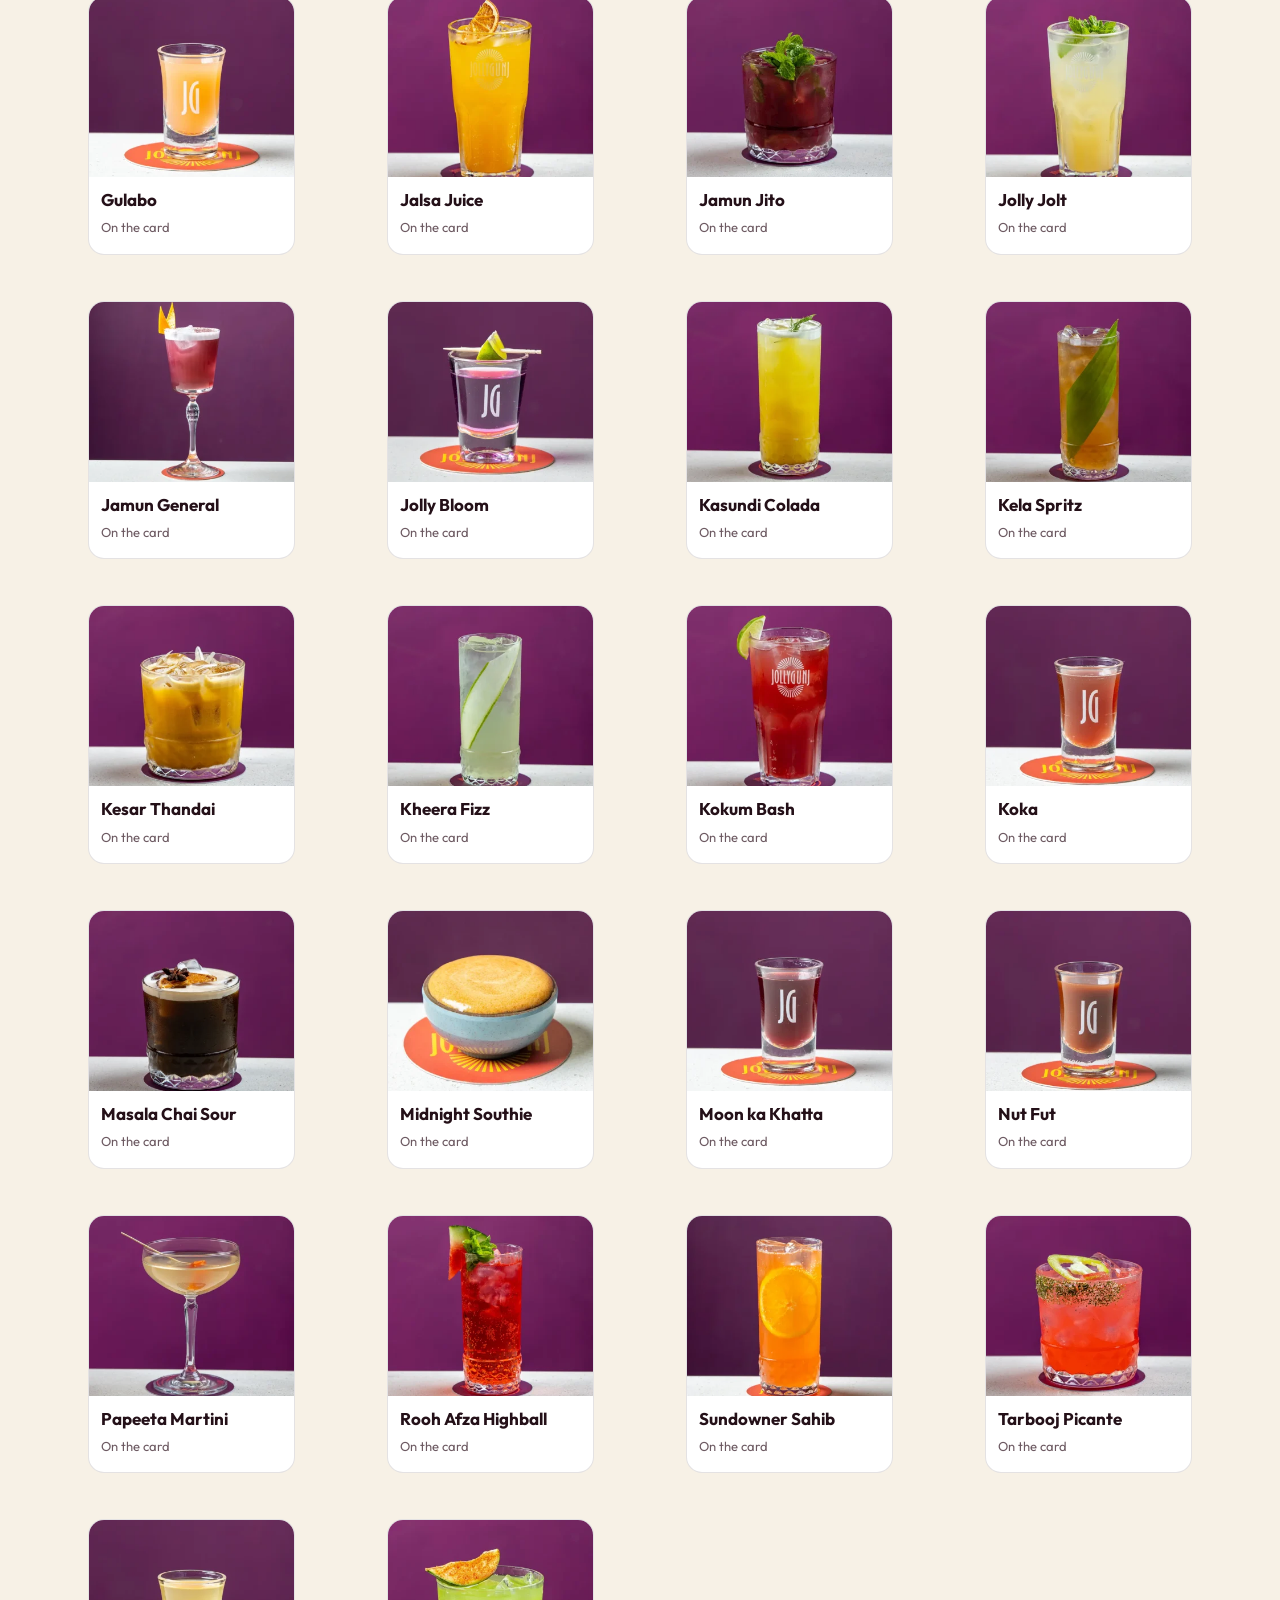
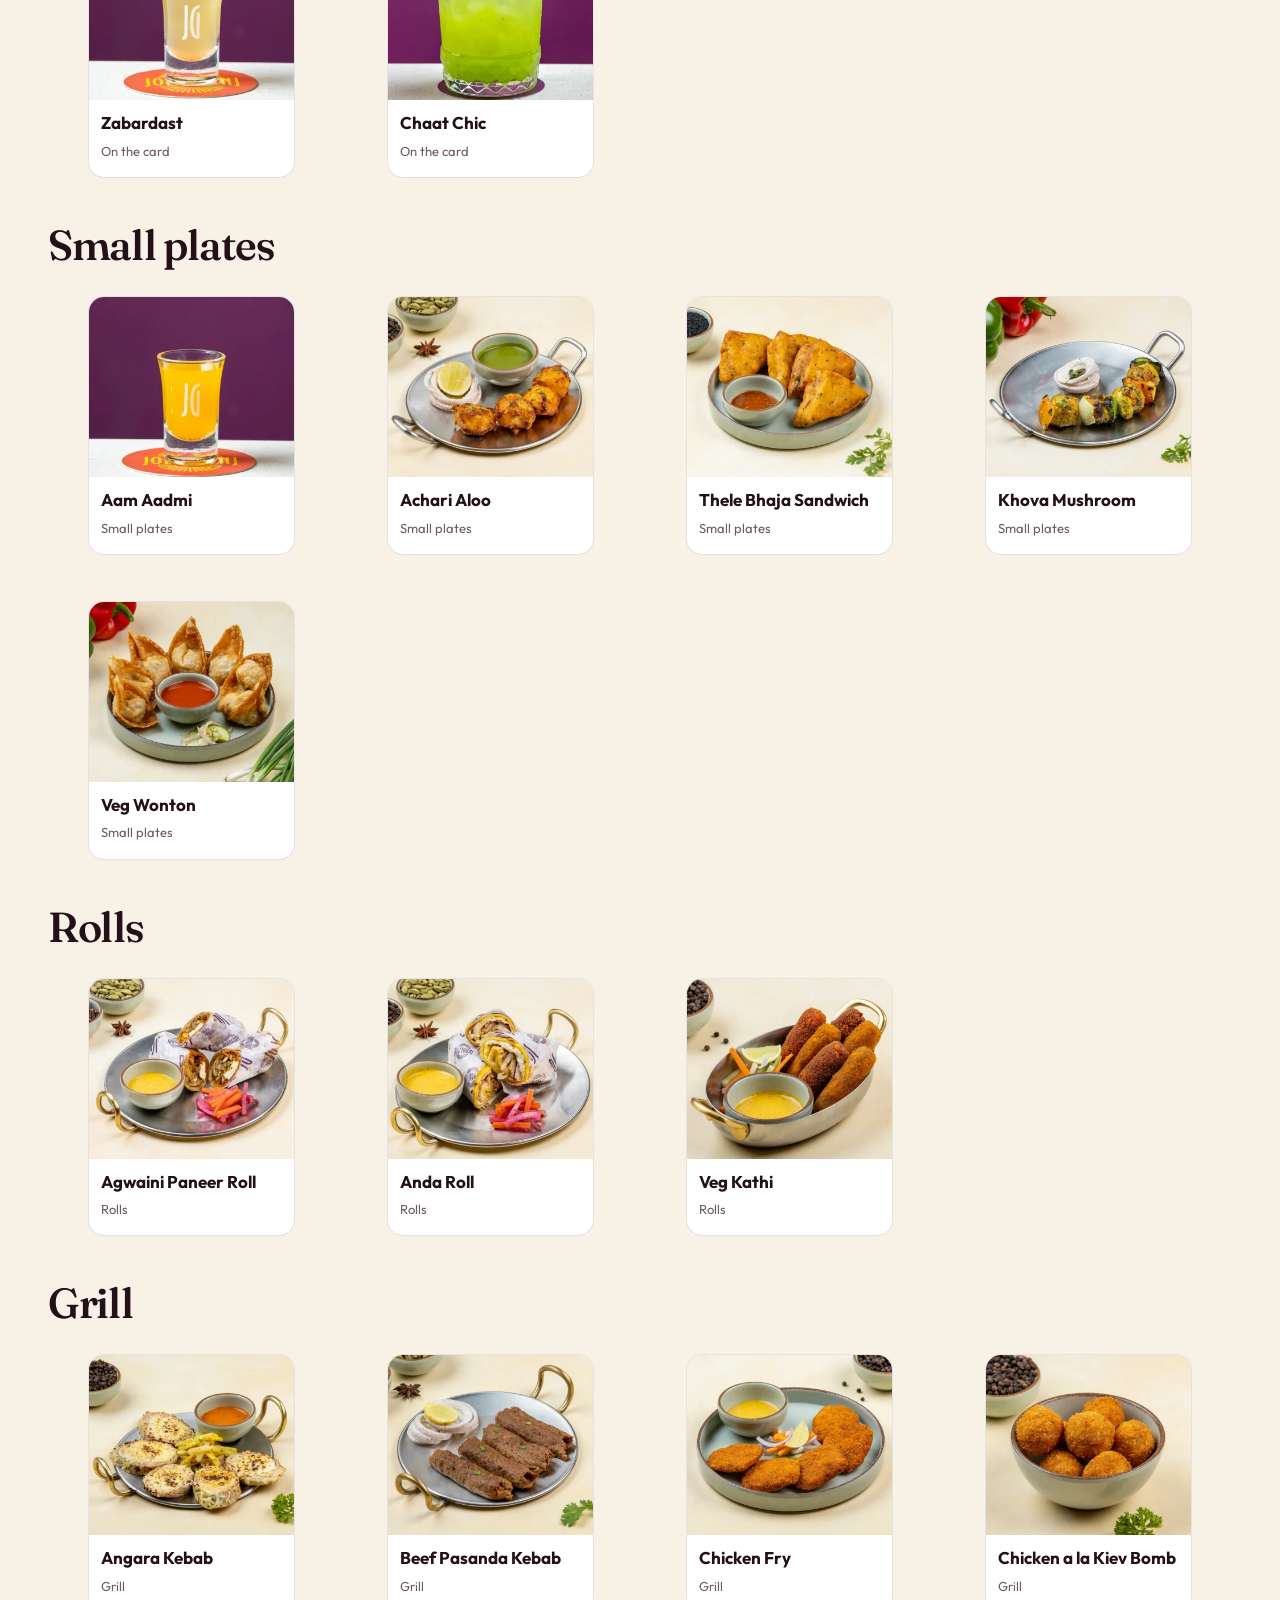
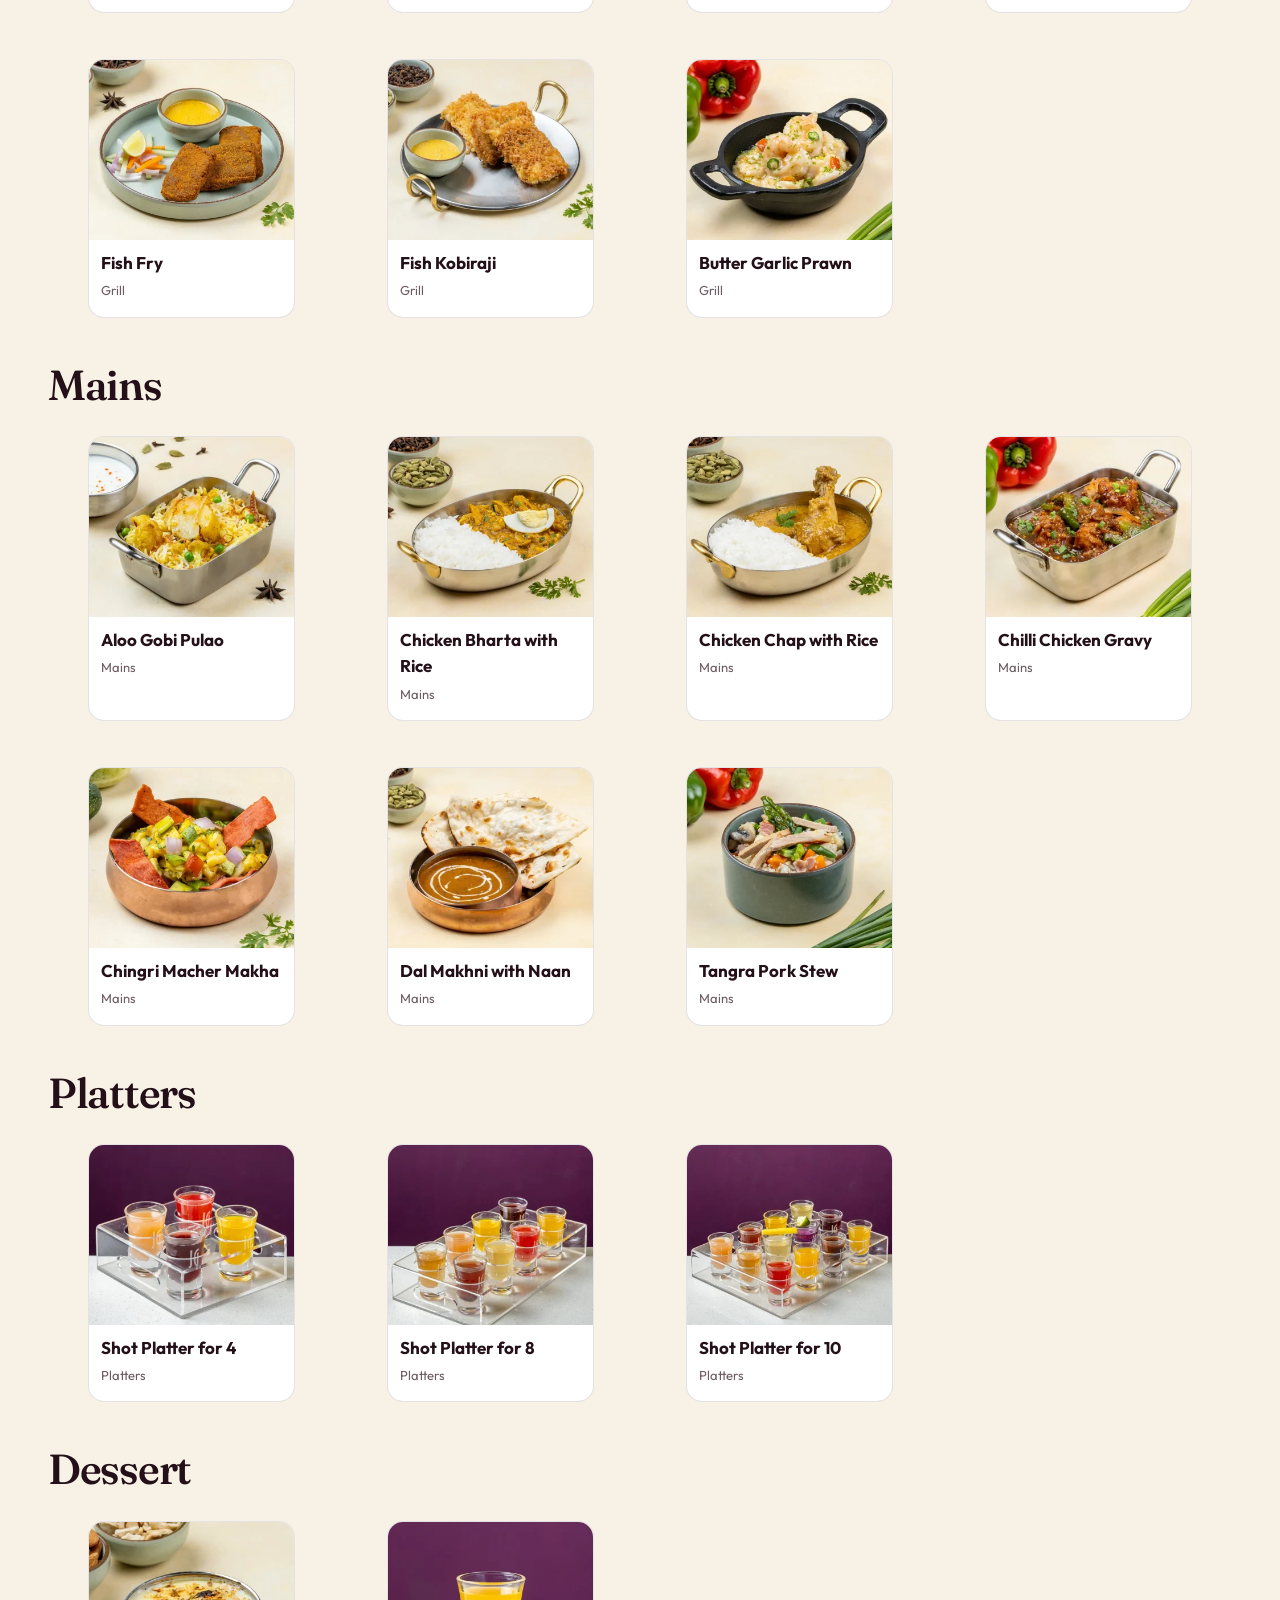
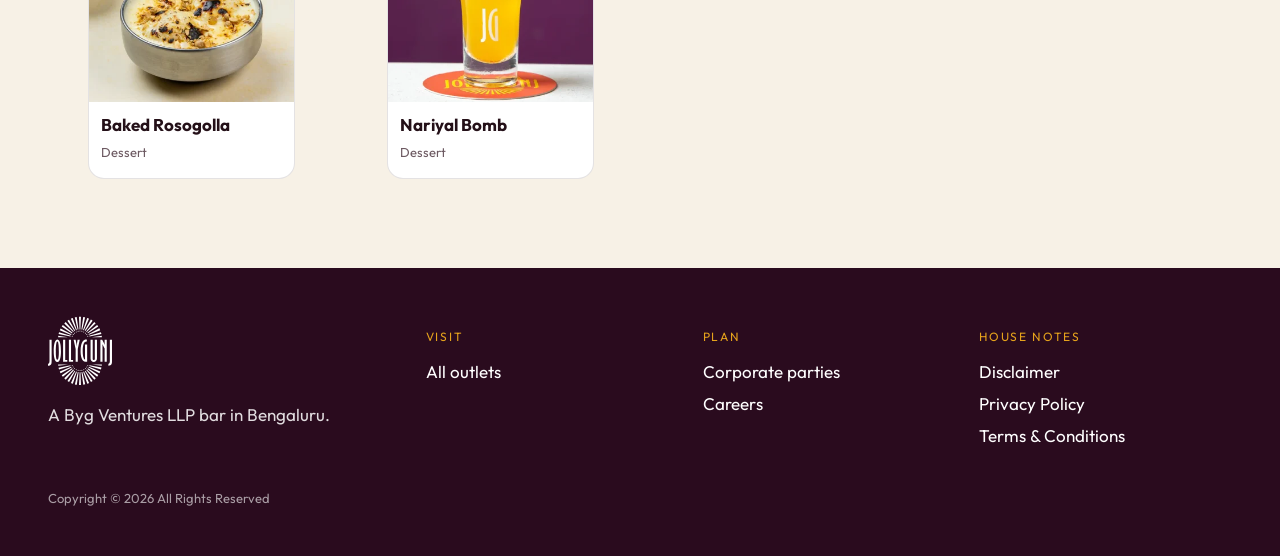
<file: menu.html>
<!DOCTYPE html>
<html lang="en">
<head>
  <meta charset="utf-8">
  <meta name="viewport" content="width=device-width, initial-scale=1">
  <title>The menu — Jollygunj</title>
  <meta name="description" content="Jollygunj signature shots, cocktails, and the Kolkata kitchen — rolls, kebabs, Tangra stews, and dessert.">
  <link rel="icon" href="images/logo.svg">
  <link rel="preconnect" href="https://fonts.googleapis.com">
  <link rel="preconnect" href="https://fonts.gstatic.com" crossorigin>
  <link href="https://fonts.googleapis.com/css2?family=Fraunces:opsz,wght@9..144,560;9..144,640&family=Outfit:wght@380;520;580&display=swap" rel="stylesheet">
  <link rel="stylesheet" href="css/styles.css?v=20261109c">
</head>
<body data-page="menu">
  <a class="skip" href="#main">Skip to content</a>
  <header class="site-header">
    <a class="logo" href="index.html"><img src="images/logo.svg" alt="Jollygunj"></a>
    <button class="nav-toggle" aria-expanded="false" aria-controls="site-nav">Menu</button>
    <nav id="site-nav" class="site-nav">
      <a href="index.html" data-page="home">Home</a>
      <a href="menu.html" data-page="menu">The Menu</a>
      <a href="corporate.html" data-page="corporate">Corporate Parties</a>
      <a href="events.html" data-page="events">Events</a>
      <a href="gallery.html" data-page="gallery">Gallery</a>
      <a href="rent.html" data-page="rent">Rent/Lease</a>
      <a href="contact.html" data-page="contact">Contact</a>
    </nav>
  </header>
  <main id="main" class="section">
    <div class="section-head">
      <p class="eyebrow">The card</p>
      <h2>Shots, cocktails, and the Kolkata kitchen</h2>
      <p>Names and builds below are taken from the live Jollygunj site and its gallery. Prices move with the outlet and the night, so they stay off this page. About ₹1,800 for two is the public listing, not a quote.</p>
    </div>
    <div id="menu-root"></div>
  </main>
  <footer class="site-footer">
    <div>
      <img src="images/logo.svg" alt="" width="64">
      <p>A Byg Ventures LLP bar in Bengaluru.</p>
    </div>
    <div><p class="footer-label">Visit</p><a href="contact.html">All outlets</a></div>
    <div><p class="footer-label">Plan</p><a href="corporate.html">Corporate parties</a><a href="careers.html">Careers</a></div>
    <div><p class="footer-label">House notes</p><a href="disclaimer.html">Disclaimer</a><a href="privacy.html">Privacy Policy</a><a href="terms.html">Terms &amp; Conditions</a></div>
    <p class="legal-line">Copyright © <span data-year>2026</span> All Rights Reserved</p>
  </footer>
  <script src="js/site.js?v=20261109c"></script>
</body>
</html>
</file>
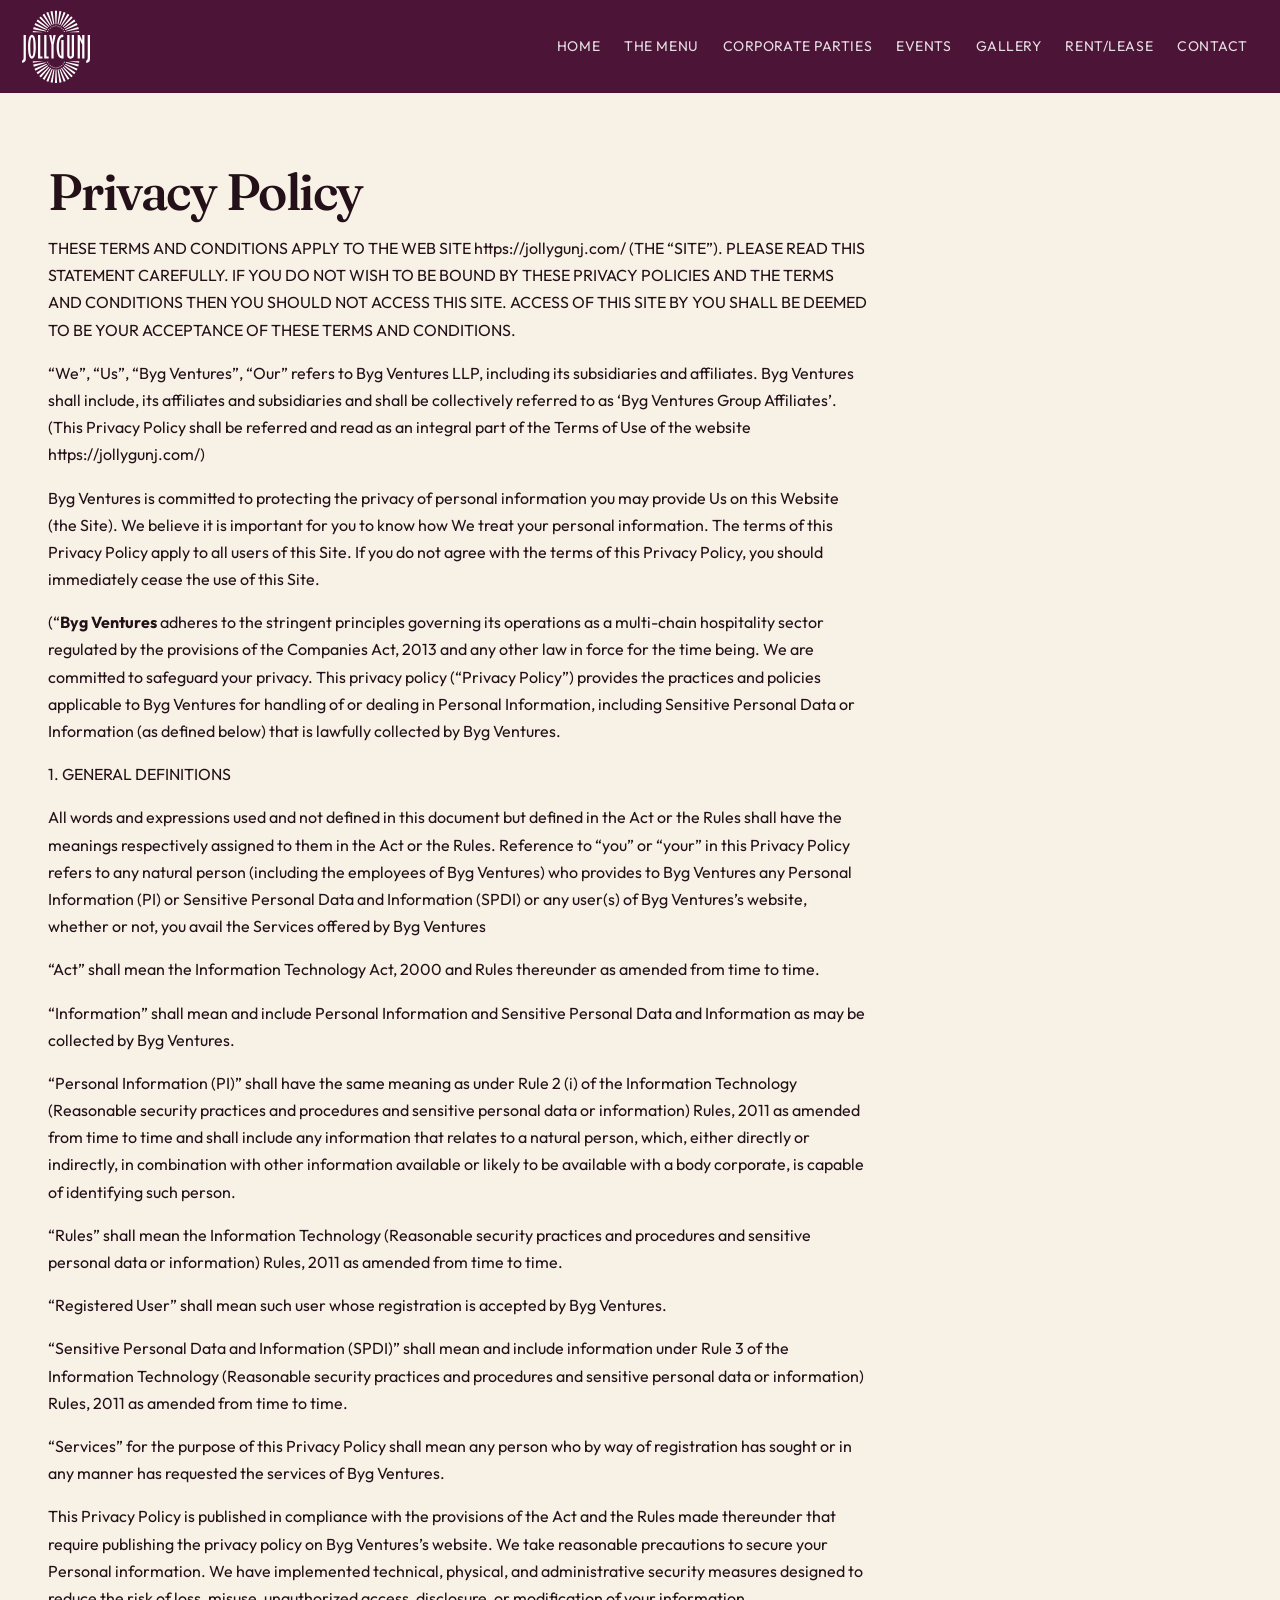
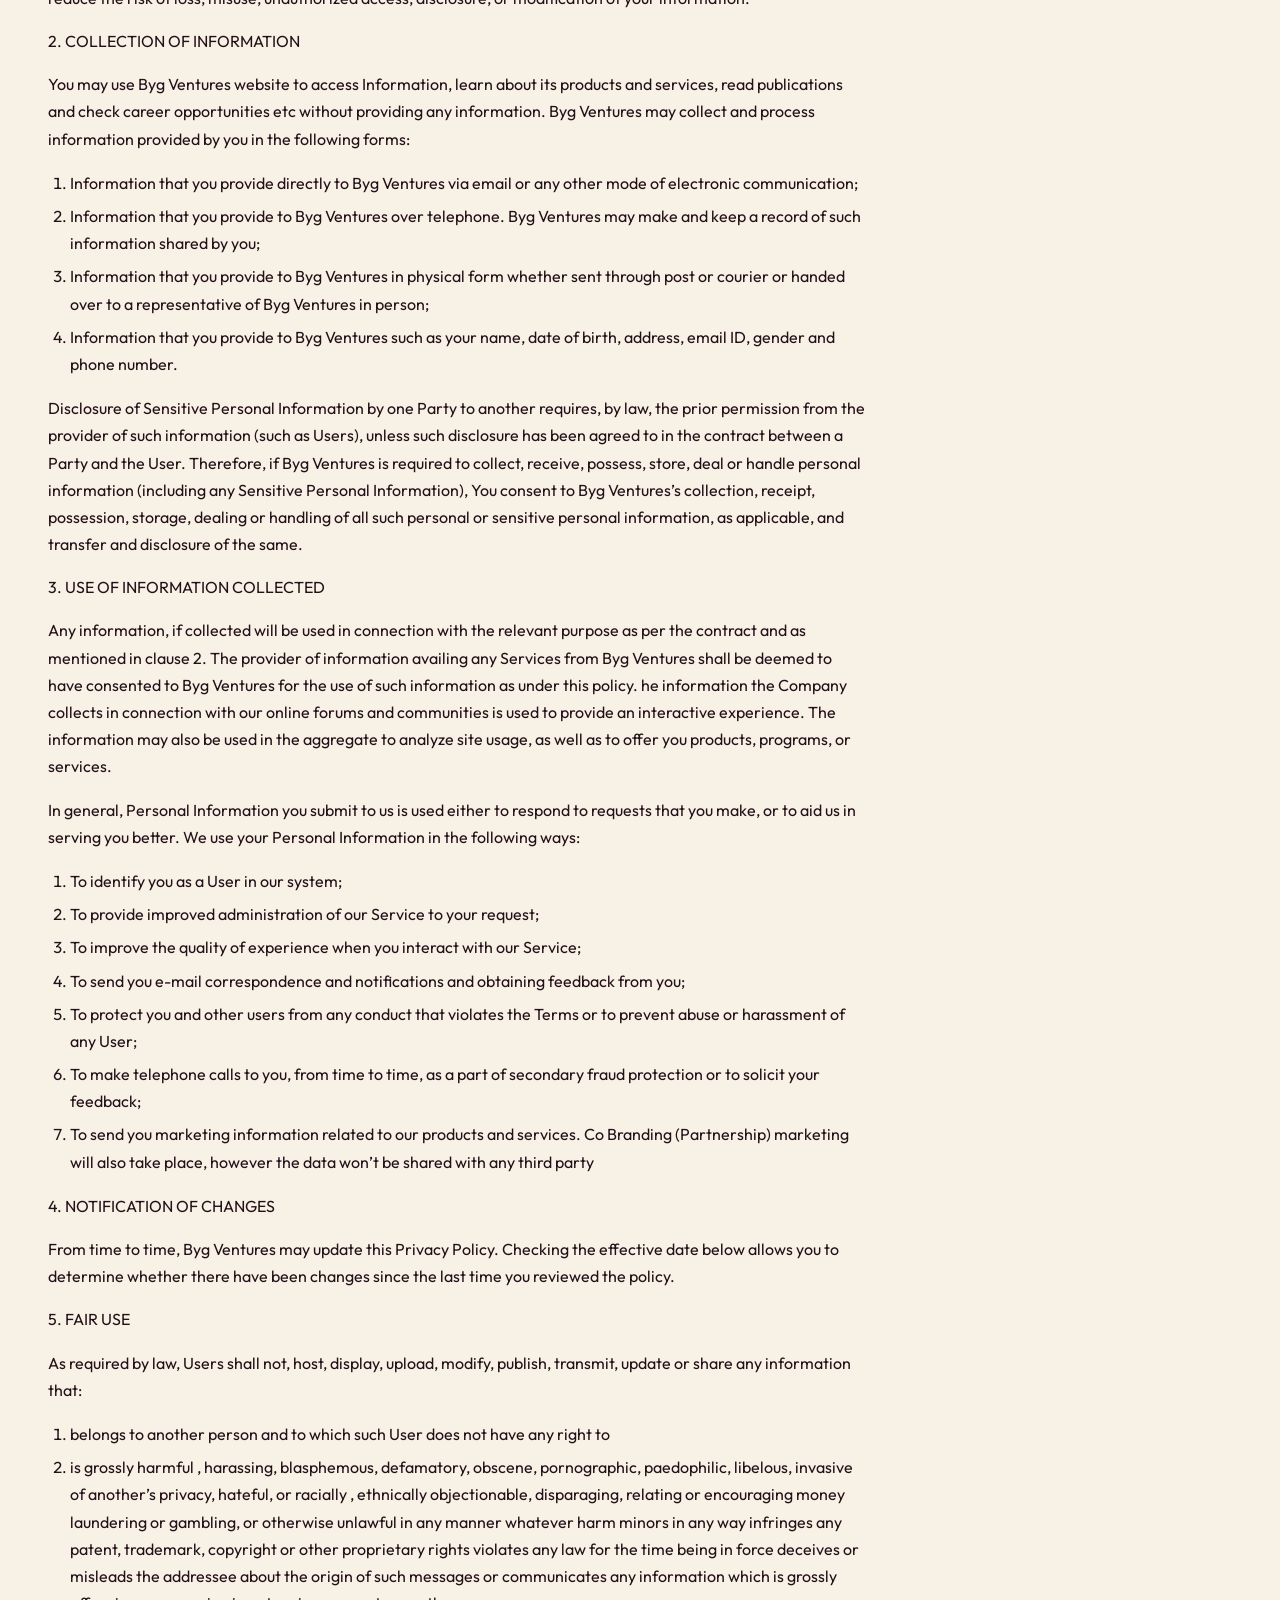
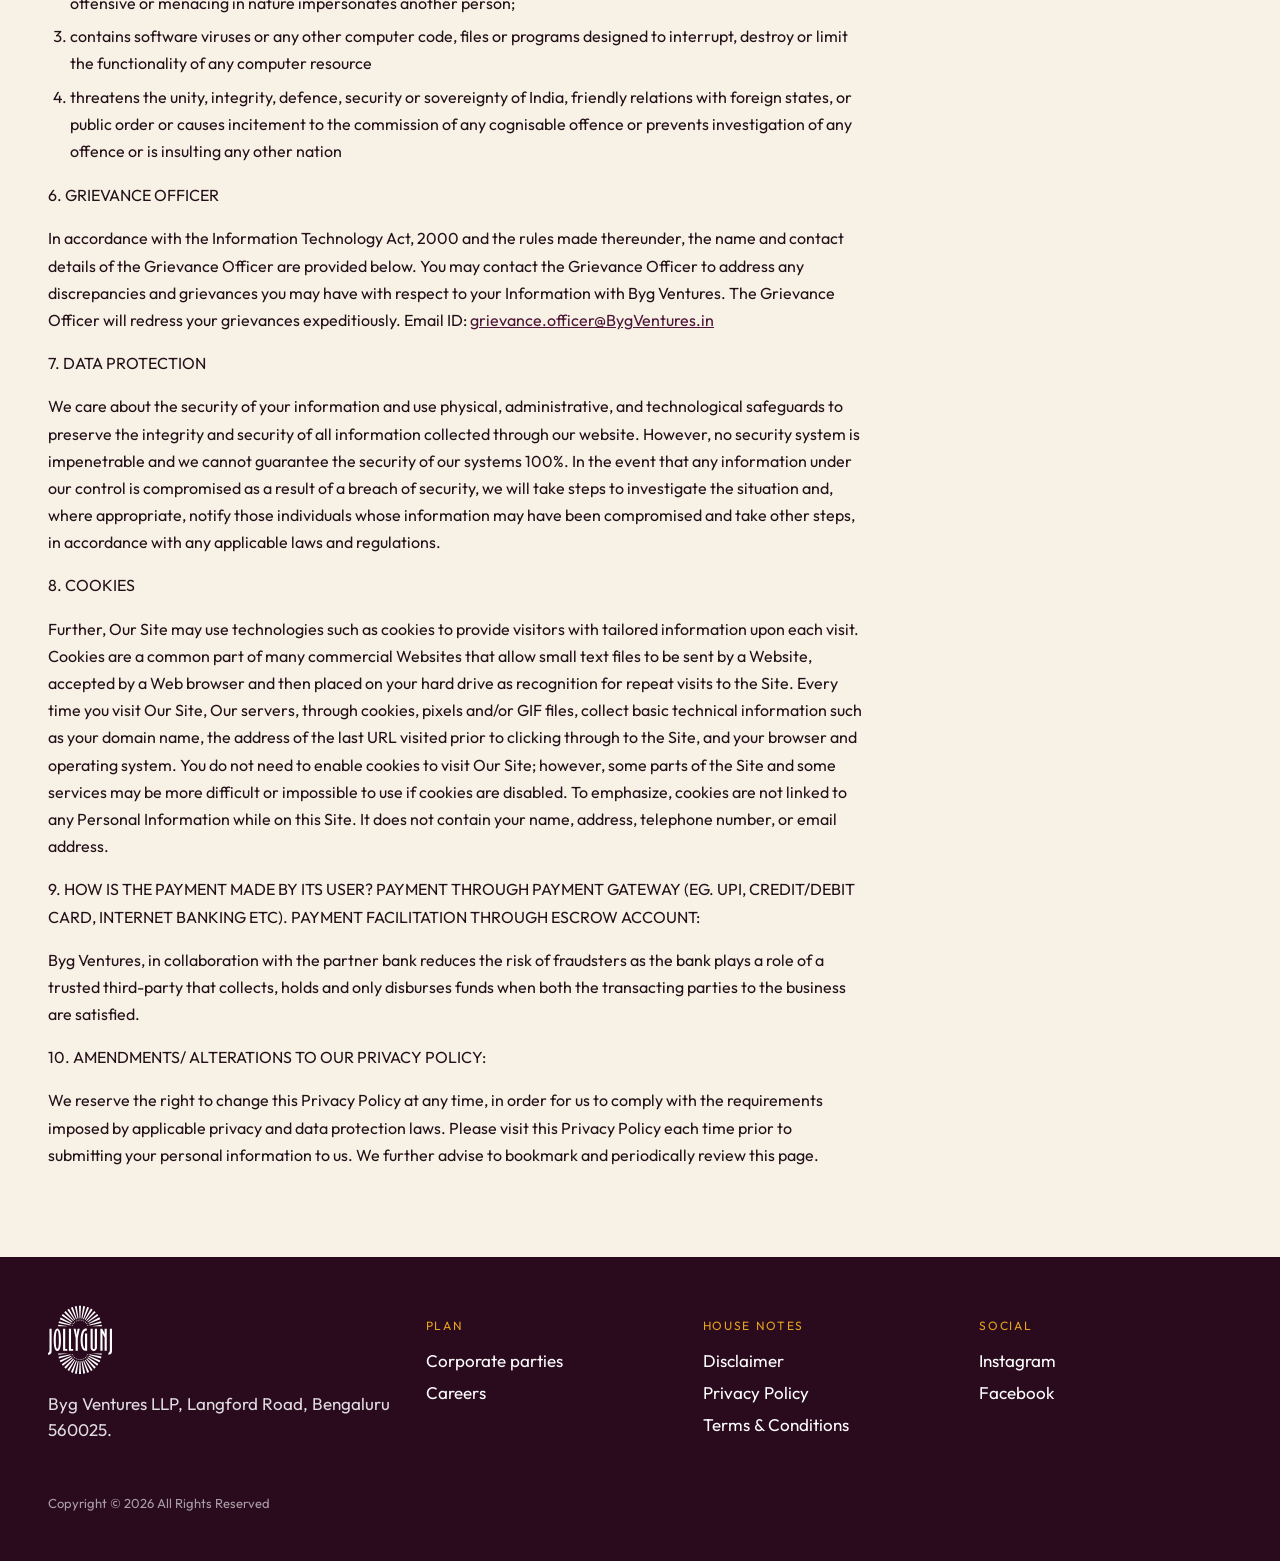
<file: privacy.html>
<!DOCTYPE html>
<html lang="en">
<head>
  <meta charset="utf-8">
  <meta name="viewport" content="width=device-width, initial-scale=1">
  <title>Privacy Policy — Jollygunj</title>
  <link rel="icon" href="images/logo.svg">
  <link rel="preconnect" href="https://fonts.googleapis.com">
  <link href="https://fonts.googleapis.com/css2?family=Fraunces:opsz,wght@9..144,560&family=Outfit:wght@380;520&display=swap" rel="stylesheet">
  <link rel="stylesheet" href="css/styles.css?v=20261109c">
</head>
<body data-page="privacy">
  <header class="site-header">
    <a class="logo" href="index.html"><img src="images/logo.svg" alt="Jollygunj"></a>
    <button class="nav-toggle" aria-expanded="false" aria-controls="site-nav">Menu</button>
    <nav id="site-nav" class="site-nav">
      <a href="index.html" data-page="home">Home</a>
      <a href="menu.html" data-page="menu">The Menu</a>
      <a href="corporate.html" data-page="corporate">Corporate Parties</a>
      <a href="events.html" data-page="events">Events</a>
      <a href="gallery.html" data-page="gallery">Gallery</a>
      <a href="rent.html" data-page="rent">Rent/Lease</a>
      <a href="contact.html" data-page="contact">Contact</a>
    </nav>
  </header>
  <main id="main" class="section">
    <article class="legal">
      <h2>Privacy Policy</h2>
      <p>THESE TERMS AND CONDITIONS APPLY TO THE WEB SITE https://jollygunj.com/ (THE “SITE”). PLEASE READ THIS STATEMENT CAREFULLY. IF YOU DO NOT WISH TO BE BOUND BY THESE PRIVACY POLICIES AND THE TERMS AND CONDITIONS THEN YOU SHOULD NOT ACCESS THIS SITE. ACCESS OF THIS SITE BY YOU SHALL BE DEEMED TO BE YOUR ACCEPTANCE OF THESE TERMS AND CONDITIONS.</p>
      <p>“We”, “Us”, “Byg Ventures”, “Our” refers to Byg Ventures LLP, including its subsidiaries and affiliates. Byg Ventures shall include, its affiliates and subsidiaries and shall be collectively referred to as ‘Byg Ventures Group Affiliates’. (This Privacy Policy shall be referred and read as an integral part of the Terms of Use of the website https://jollygunj.com/)</p>
      <p>Byg Ventures is committed to protecting the privacy of personal information you may provide Us on this Website (the Site). We believe it is important for you to know how We treat your personal information. The terms of this Privacy Policy apply to all users of this Site. If you do not agree with the terms of this Privacy Policy, you should immediately cease the use of this Site.</p>
      <p>(“<strong>Byg Ventures</strong> adheres to the stringent principles governing its operations as a multi-chain hospitality sector regulated by the provisions of the Companies Act, 2013 and any other law in force for the time being. We are committed to safeguard your privacy. This privacy policy (“Privacy Policy”) provides the practices and policies applicable to Byg Ventures for handling of or dealing in Personal Information, including Sensitive Personal Data or Information (as defined below) that is lawfully collected by Byg Ventures.</p>
      <p>1. GENERAL DEFINITIONS</p>
      <p>All words and expressions used and not defined in this document but defined in the Act or the Rules shall have the meanings respectively assigned to them in the Act or the Rules. Reference to “you” or “your” in this Privacy Policy refers to any natural person (including the employees of Byg Ventures) who provides to Byg Ventures any Personal Information (PI) or Sensitive Personal Data and Information (SPDI) or any user(s) of Byg Ventures’s website, whether or not, you avail the Services offered by Byg Ventures</p>
      <p>“Act” shall mean the Information Technology Act, 2000 and Rules thereunder as amended from time to time.</p>
      <p>“Information” shall mean and include Personal Information and Sensitive Personal Data and Information as may be collected by Byg Ventures.</p>
      <p>“Personal Information (PI)” shall have the same meaning as under Rule 2 (i) of the Information Technology (Reasonable security practices and procedures and sensitive personal data or information) Rules, 2011 as amended from time to time and shall include any information that relates to a natural person, which, either directly or indirectly, in combination with other information available or likely to be available with a body corporate, is capable of identifying such person.</p>
      <p>“Rules” shall mean the Information Technology (Reasonable security practices and procedures and sensitive personal data or information) Rules, 2011 as amended from time to time.</p>
      <p>“Registered User” shall mean such user whose registration is accepted by Byg Ventures.</p>
      <p>“Sensitive Personal Data and Information (SPDI)” shall mean and include information under Rule 3 of the Information Technology (Reasonable security practices and procedures and sensitive personal data or information) Rules, 2011 as amended from time to time.</p>
      <p>“Services” for the purpose of this Privacy Policy shall mean any person who by way of registration has sought or in any manner has requested the services of Byg Ventures.</p>
      <p>This Privacy Policy is published in compliance with the provisions of the Act and the Rules made thereunder that require publishing the privacy policy on Byg Ventures’s website. We take reasonable precautions to secure your Personal information. We have implemented technical, physical, and administrative security measures designed to reduce the risk of loss, misuse, unauthorized access, disclosure, or modification of your information.</p>
      <p>2. COLLECTION OF INFORMATION</p>
      <p>You may use Byg Ventures website to access Information, learn about its products and services, read publications and check career opportunities etc without providing any information. Byg Ventures may collect and process information provided by you in the following forms:</p>
      <ol>
      <li>Information that you provide directly to Byg Ventures via email or any other mode of electronic communication;</li>
      <li>Information that you provide to Byg Ventures over telephone. Byg Ventures may make and keep a record of such information shared by you;</li>
      <li>Information that you provide to Byg Ventures in physical form whether sent through post or courier or handed over to a representative of Byg Ventures in person;</li>
      <li>Information that you provide to Byg Ventures such as your name, date of birth, address, email ID, gender and phone number.</li>
      </ol>
      <p>Disclosure of Sensitive Personal Information by one Party to another requires, by law, the prior permission from the provider of such information (such as Users), unless such disclosure has been agreed to in the contract between a Party and the User. Therefore, if Byg Ventures is required to collect, receive, possess, store, deal or handle personal information (including any Sensitive Personal Information), You consent to Byg Ventures’s collection, receipt, possession, storage, dealing or handling of all such personal or sensitive personal information, as applicable, and transfer and disclosure of the same.</p>
      <p>3. USE OF INFORMATION COLLECTED</p>
      <p>Any information, if collected will be used in connection with the relevant purpose as per the contract and as mentioned in clause 2. The provider of information availing any Services from Byg Ventures shall be deemed to have consented to Byg Ventures for the use of such information as under this policy. he information the Company collects in connection with our online forums and communities is used to provide an interactive experience. The information may also be used in the aggregate to analyze site usage, as well as to offer you products, programs, or services.</p>
      <p>In general, Personal Information you submit to us is used either to respond to requests that you make, or to aid us in serving you better. We use your Personal Information in the following ways:</p>
      <ol>
      <li>To identify you as a User in our system;</li>
      <li>To provide improved administration of our Service to your request;</li>
      <li>To improve the quality of experience when you interact with our Service;</li>
      <li>To send you e-mail correspondence and notifications and obtaining feedback from you;</li>
      <li>To protect you and other users from any conduct that violates the Terms or to prevent abuse or harassment of any User;</li>
      <li>To make telephone calls to you, from time to time, as a part of secondary fraud protection or to solicit your feedback;</li>
      <li>To send you marketing information related to our products and services. Co Branding (Partnership) marketing will also take place, however the data won’t be shared with any third party</li>
      </ol>
      <p>4. NOTIFICATION OF CHANGES</p>
      <p>From time to time, Byg Ventures may update this Privacy Policy. Checking the effective date below allows you to determine whether there have been changes since the last time you reviewed the policy.</p>
      <p>5. FAIR USE</p>
      <p>As required by law, Users shall not, host, display, upload, modify, publish, transmit, update or share any information that:</p>
      <ol>
      <li>belongs to another person and to which such User does not have any right to</li>
      <li>is grossly harmful , harassing, blasphemous, defamatory, obscene, pornographic, paedophilic, libelous, invasive of another’s privacy, hateful, or racially , ethnically objectionable, disparaging, relating or encouraging money laundering or gambling, or otherwise unlawful in any manner whatever harm minors in any way infringes any patent, trademark, copyright or other proprietary rights violates any law for the time being in force deceives or misleads the addressee about the origin of such messages or communicates any information which is grossly offensive or menacing in nature impersonates another person;</li>
      <li>contains software viruses or any other computer code, files or programs designed to interrupt, destroy or limit the functionality of any computer resource</li>
      <li>threatens the unity, integrity, defence, security or sovereignty of India, friendly relations with foreign states, or public order or causes incitement to the commission of any cognisable offence or prevents investigation of any offence or is insulting any other nation</li>
      </ol>
      <p>6. GRIEVANCE OFFICER</p>
      <p>In accordance with the Information Technology Act, 2000 and the rules made thereunder, the name and contact details of the Grievance Officer are provided below. You may contact the Grievance Officer to address any discrepancies and grievances you may have with respect to your Information with Byg Ventures. The Grievance Officer will redress your grievances expeditiously. Email ID: <a href="mailto:grievance.officer@BygVentures.in">grievance.officer@BygVentures.in</a></p>
      <p>7. DATA PROTECTION</p>
      <p>We care about the security of your information and use physical, administrative, and technological safeguards to preserve the integrity and security of all information collected through our website. However, no security system is impenetrable and we cannot guarantee the security of our systems 100%. In the event that any information under our control is compromised as a result of a breach of security, we will take steps to investigate the situation and, where appropriate, notify those individuals whose information may have been compromised and take other steps, in accordance with any applicable laws and regulations.</p>
      <p>8. COOKIES</p>
      <p>Further, Our Site may use technologies such as cookies to provide visitors with tailored information upon each visit. Cookies are a common part of many commercial Websites that allow small text files to be sent by a Website, accepted by a Web browser and then placed on your hard drive as recognition for repeat visits to the Site. Every time you visit Our Site, Our servers, through cookies, pixels and/or GIF files, collect basic technical information such as your domain name, the address of the last URL visited prior to clicking through to the Site, and your browser and operating system. You do not need to enable cookies to visit Our Site; however, some parts of the Site and some services may be more difficult or impossible to use if cookies are disabled. To emphasize, cookies are not linked to any Personal Information while on this Site. It does not contain your name, address, telephone number, or email address.</p>
      <p>9. HOW IS THE PAYMENT MADE BY ITS USER? PAYMENT THROUGH PAYMENT GATEWAY (EG. UPI, CREDIT/DEBIT CARD, INTERNET BANKING ETC). PAYMENT FACILITATION THROUGH ESCROW ACCOUNT:</p>
      <p>Byg Ventures, in collaboration with the partner bank reduces the risk of fraudsters as the bank plays a role of a trusted third-party that collects, holds and only disburses funds when both the transacting parties to the business are satisfied.</p>
      <p>10. AMENDMENTS/ ALTERATIONS TO OUR PRIVACY POLICY:</p>
      <p>We reserve the right to change this Privacy Policy at any time, in order for us to comply with the requirements imposed by applicable privacy and data protection laws. Please visit this Privacy Policy each time prior to submitting your personal information to us. We further advise to bookmark and periodically review this page.</p>
    </article>
  </main>
  <footer class="site-footer">
    <div><img src="images/logo.svg" alt="" width="64"><p>Byg Ventures LLP, Langford Road, Bengaluru 560025.</p></div>
    <div><p class="footer-label">Plan</p><a href="corporate.html">Corporate parties</a><a href="careers.html">Careers</a></div>
    <div><p class="footer-label">House notes</p><a href="disclaimer.html">Disclaimer</a><a href="privacy.html">Privacy Policy</a><a href="terms.html">Terms &amp; Conditions</a></div>
    <div><p class="footer-label">Social</p><a href="https://www.instagram.com/jollygunj/">Instagram</a><a href="https://www.facebook.com/701916579681205">Facebook</a></div>
    <p class="legal-line">Copyright © <span data-year>2026</span> All Rights Reserved</p>
  </footer>
  <script src="js/site.js?v=20261109c"></script>
</body>
</html>
</file>
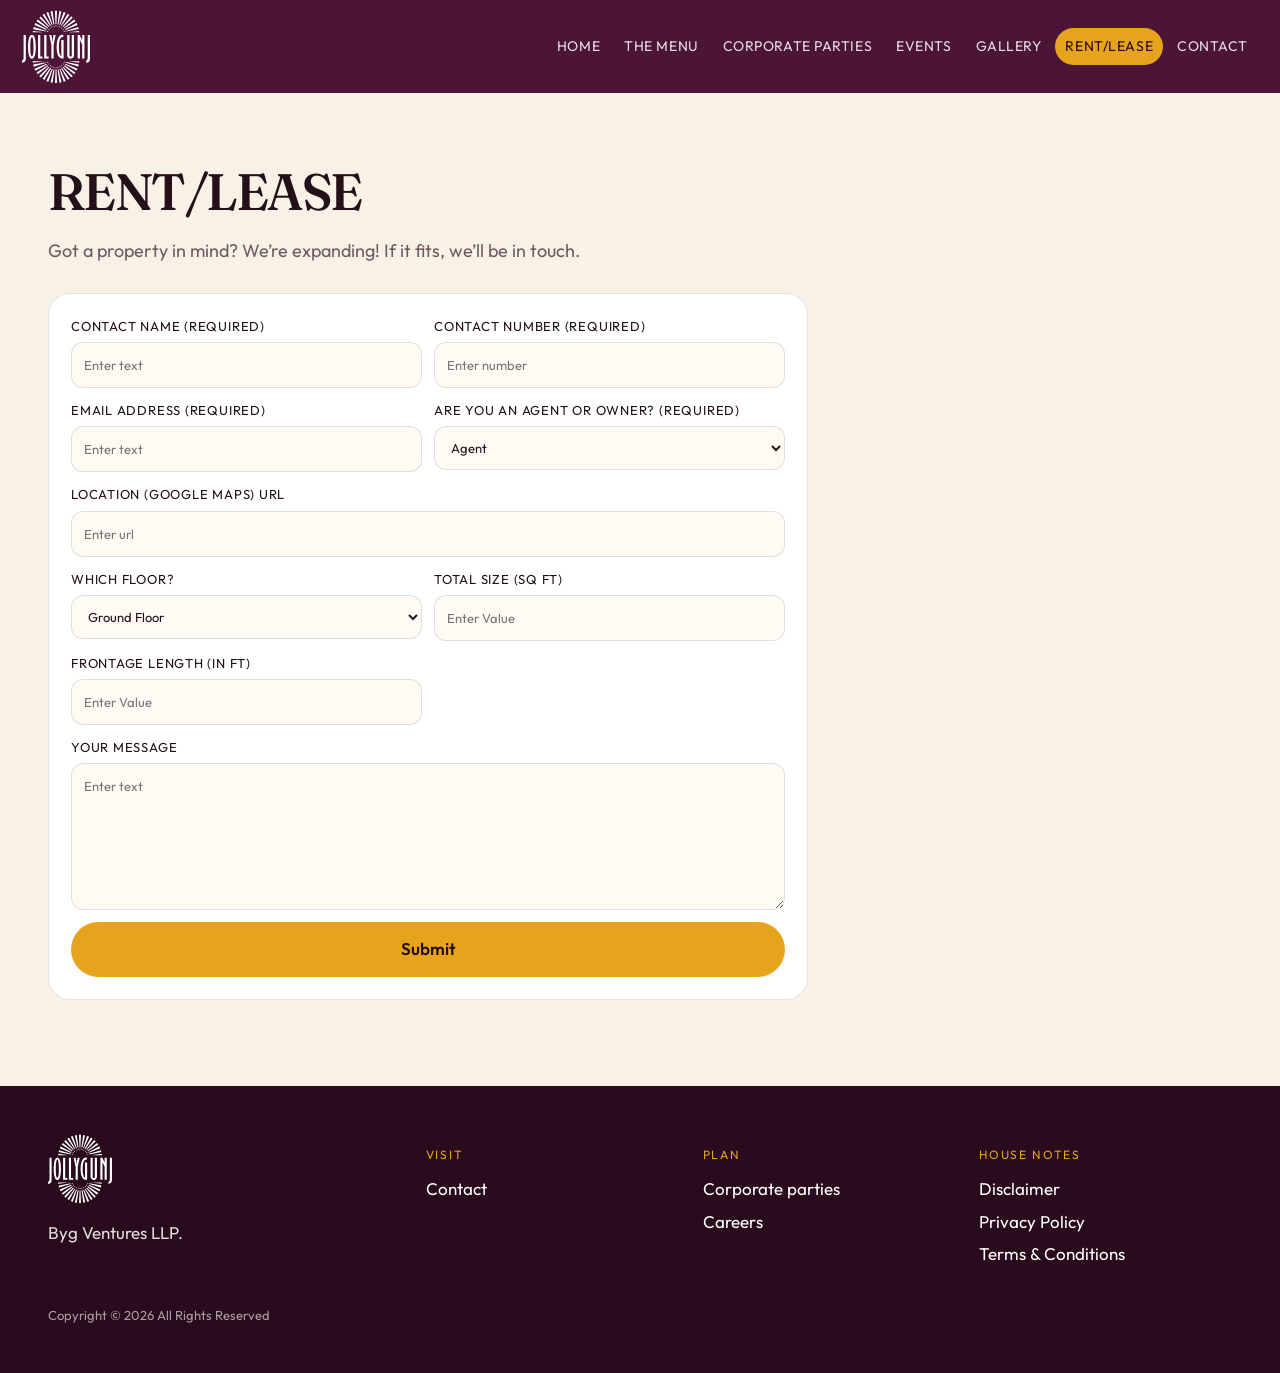
<file: rent.html>
<!DOCTYPE html>
<html lang="en">
<head>
  <meta charset="utf-8">
  <meta name="viewport" content="width=device-width, initial-scale=1">
  <title>Rent or lease a property — Jollygunj</title>
  <meta name="description" content="Offer a property to Jollygunj. The bar is expanding across Bengaluru.">
  <link rel="icon" href="images/logo.svg">
  <link rel="preconnect" href="https://fonts.googleapis.com">
  <link rel="preconnect" href="https://fonts.gstatic.com" crossorigin>
  <link href="https://fonts.googleapis.com/css2?family=Fraunces:opsz,wght@9..144,560;9..144,640&family=Outfit:wght@380;520;580&display=swap" rel="stylesheet">
  <link rel="stylesheet" href="css/styles.css?v=20261109c">
</head>
<body data-page="rent">
  <a class="skip" href="#main">Skip to content</a>
  <header class="site-header">
    <a class="logo" href="index.html"><img src="images/logo.svg" alt="Jollygunj"></a>
    <button class="nav-toggle" aria-expanded="false" aria-controls="site-nav">Menu</button>
    <nav id="site-nav" class="site-nav">
      <a href="index.html" data-page="home">Home</a>
      <a href="menu.html" data-page="menu">The Menu</a>
      <a href="corporate.html" data-page="corporate">Corporate Parties</a>
      <a href="events.html" data-page="events">Events</a>
      <a href="gallery.html" data-page="gallery">Gallery</a>
      <a href="rent.html" data-page="rent">Rent/Lease</a>
      <a href="contact.html" data-page="contact">Contact</a>
    </nav>
  </header>
  <main id="main" class="section">
    <div class="section-head">
      <h2>RENT/LEASE</h2>
      <p>Got a property in mind? We’re expanding! If it fits, we’ll be in touch.</p>
    </div>
    <div class="panel rent-panel">
      <form data-enquiry data-form="rent">
        <p class="error" role="alert"></p>
        <label>Contact Name (Required)<input name="name" required autocomplete="name" placeholder="Enter text"></label>
        <label>Contact Number (Required)<input name="phone" required type="tel" inputmode="tel" autocomplete="tel" placeholder="Enter number"></label>
        <label>Email Address (Required)<input name="email" required type="email" autocomplete="email" placeholder="Enter text"></label>
        <label>Are you an Agent or Owner? (Required)
          <select name="owner_type" required>
            <option>Agent</option>
            <option>Owner</option>
          </select>
        </label>
        <label class="wide">Location (Google Maps) URL<input name="maps_url" type="url" placeholder="Enter url"></label>
        <label>Which Floor?
          <select name="floor">
            <option>Ground Floor</option>
            <option>First Floor</option>
            <option>Second Floor</option>
          </select>
        </label>
        <label>Total Size (Sq Ft)<input name="area" placeholder="Enter Value"></label>
        <label>Frontage Length (in Ft)<input name="frontage" placeholder="Enter Value"></label>
        <label class="wide">Your Message<textarea name="message" rows="6" placeholder="Enter text"></textarea></label>
        <button class="btn" type="submit">Submit</button>
      </form>
      <div class="success" hidden></div>
    </div>
  </main>
  <footer class="site-footer">
    <div><img src="images/logo.svg" alt="" width="64"><p>Byg Ventures LLP.</p></div>
    <div><p class="footer-label">Visit</p><a href="contact.html">Contact</a></div>
    <div><p class="footer-label">Plan</p><a href="corporate.html">Corporate parties</a><a href="careers.html">Careers</a></div>
    <div><p class="footer-label">House notes</p><a href="disclaimer.html">Disclaimer</a><a href="privacy.html">Privacy Policy</a><a href="terms.html">Terms &amp; Conditions</a></div>
    <p class="legal-line">Copyright © <span data-year>2026</span> All Rights Reserved</p>
  </footer>
  <script src="js/site.js?v=20261109c"></script>
</body>
</html>
</file>
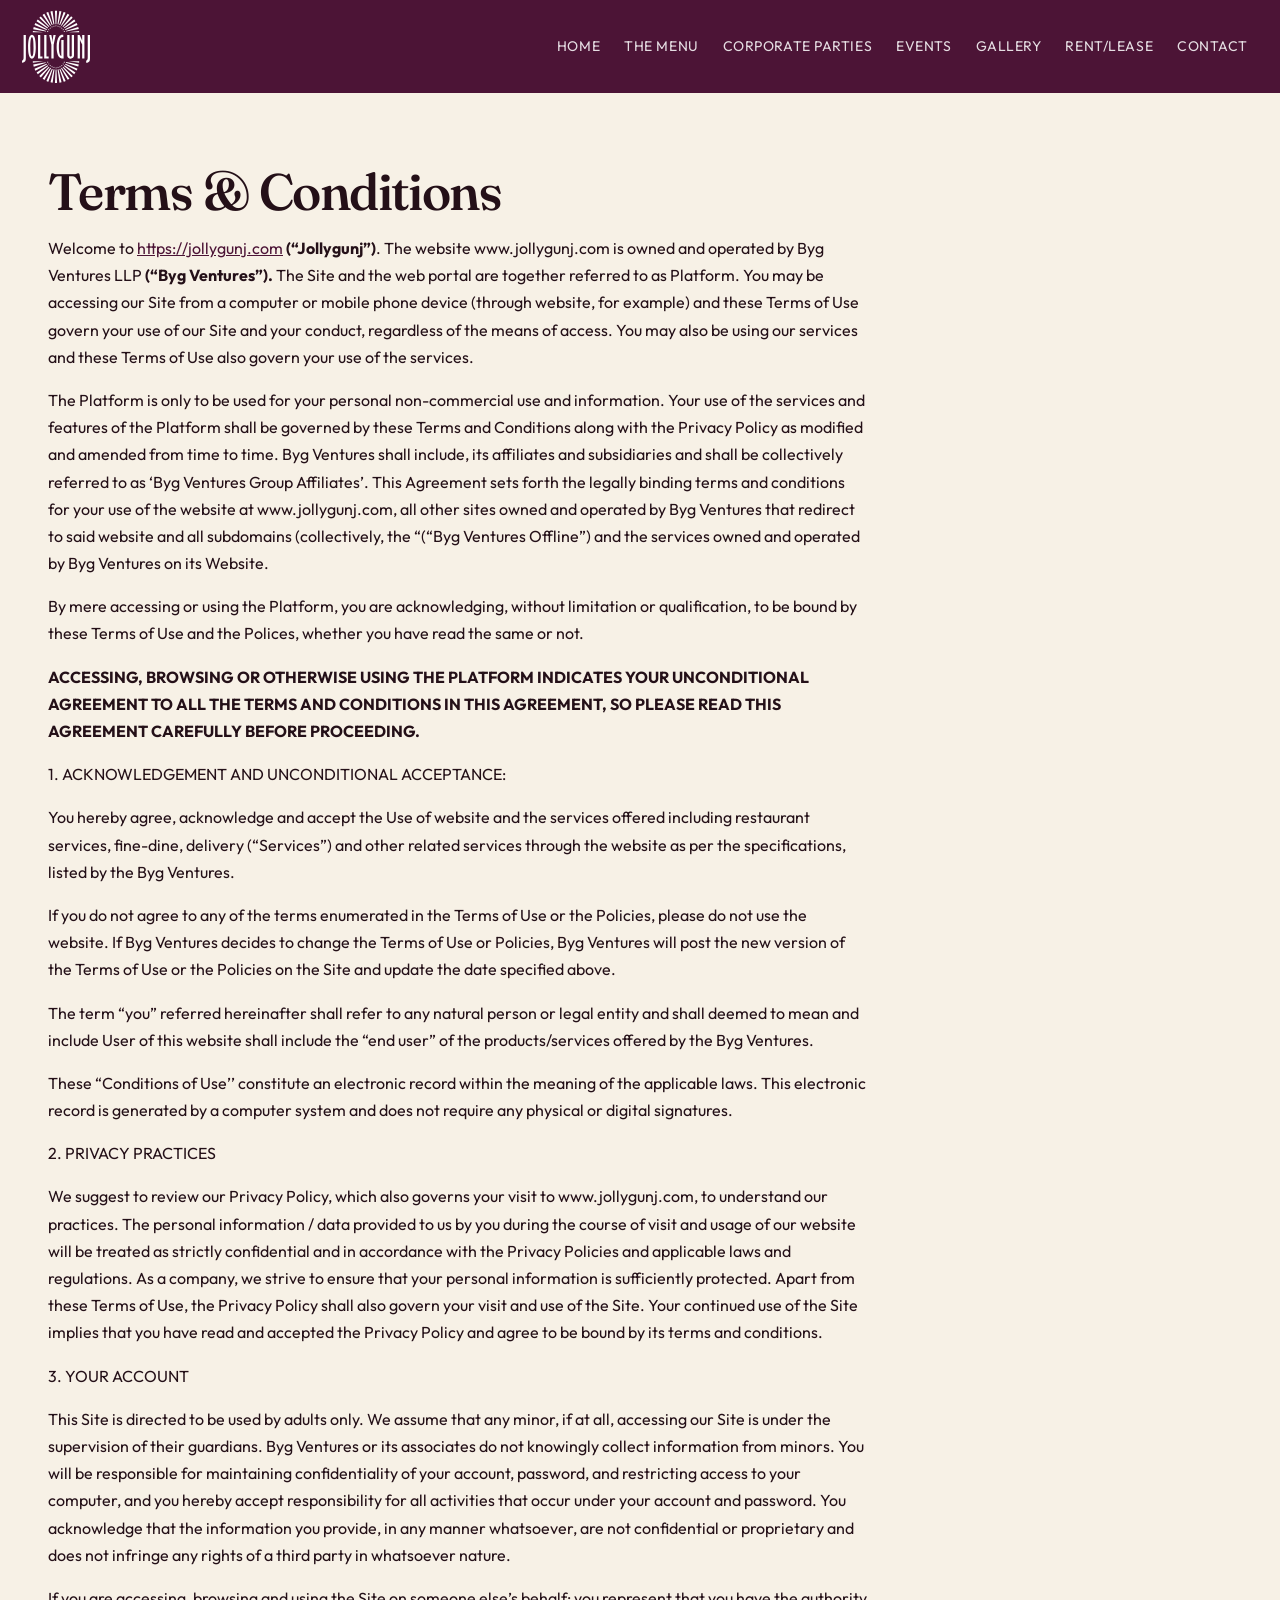
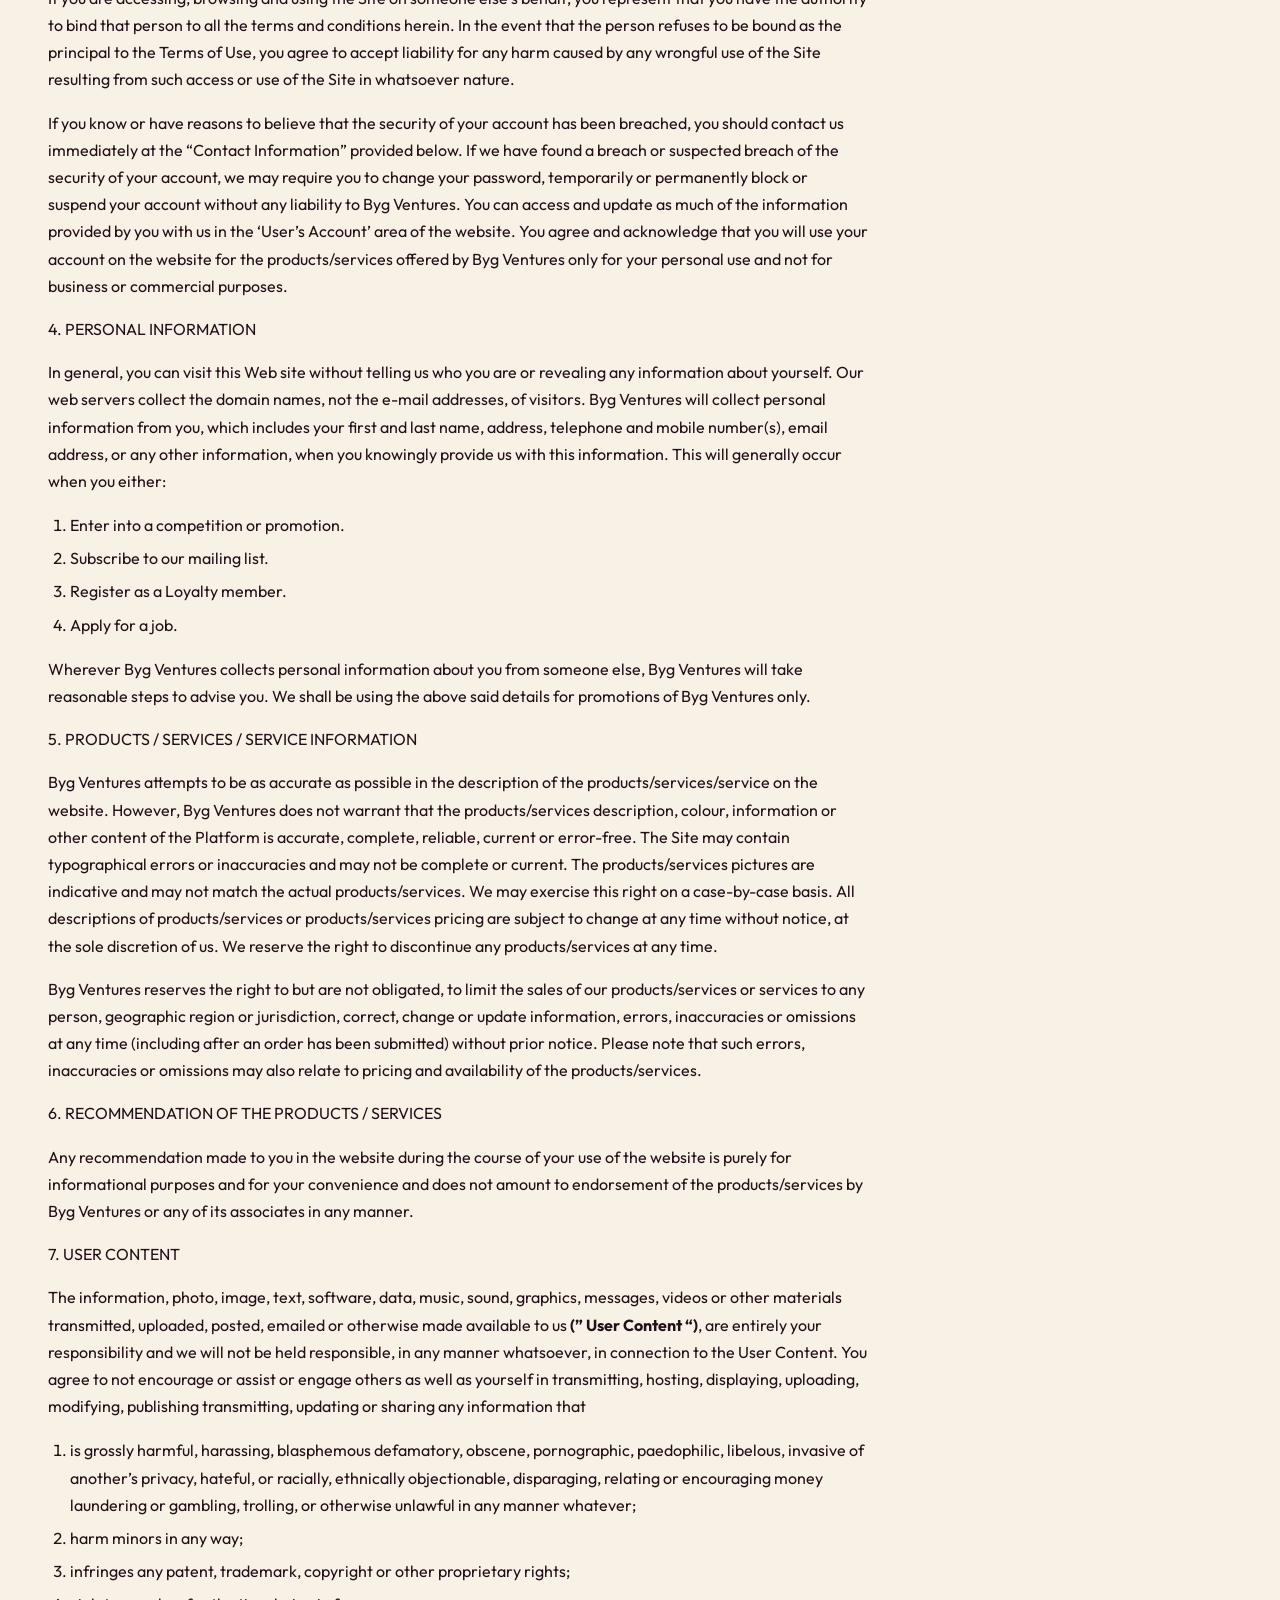
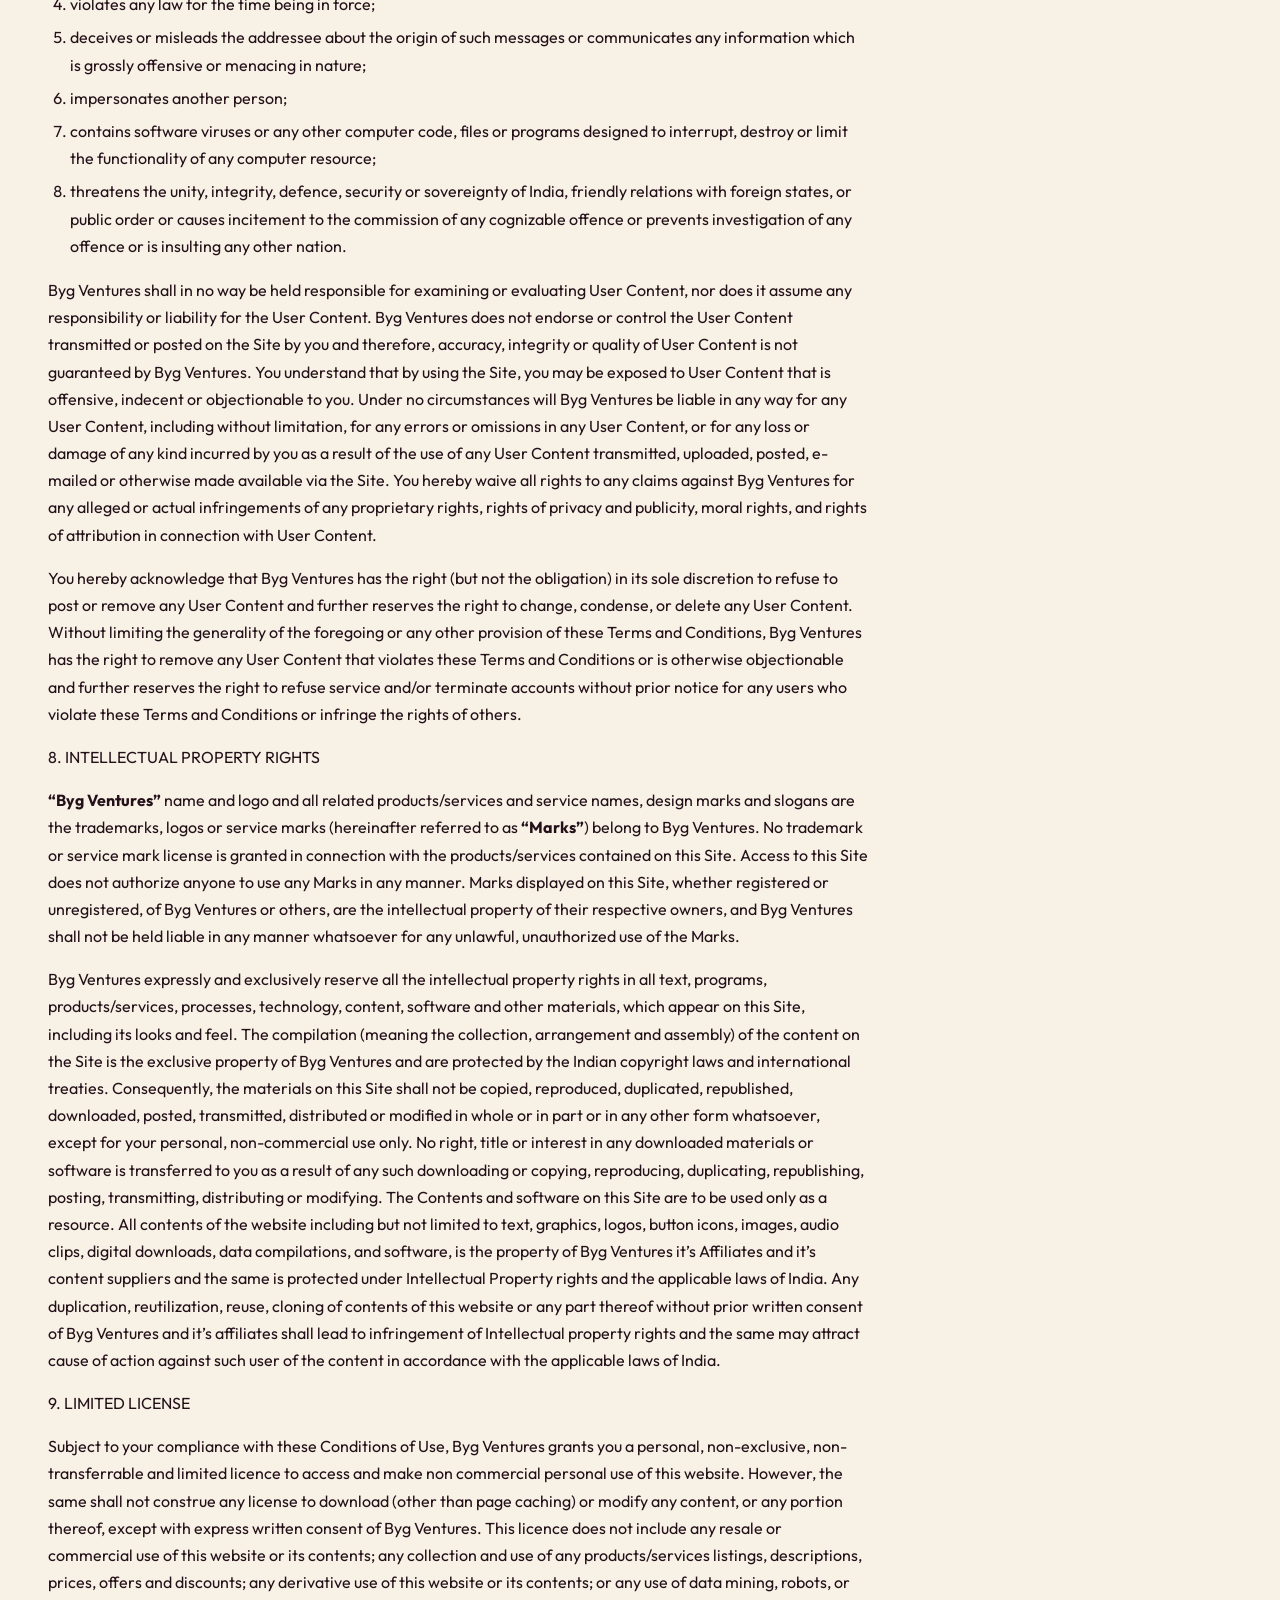
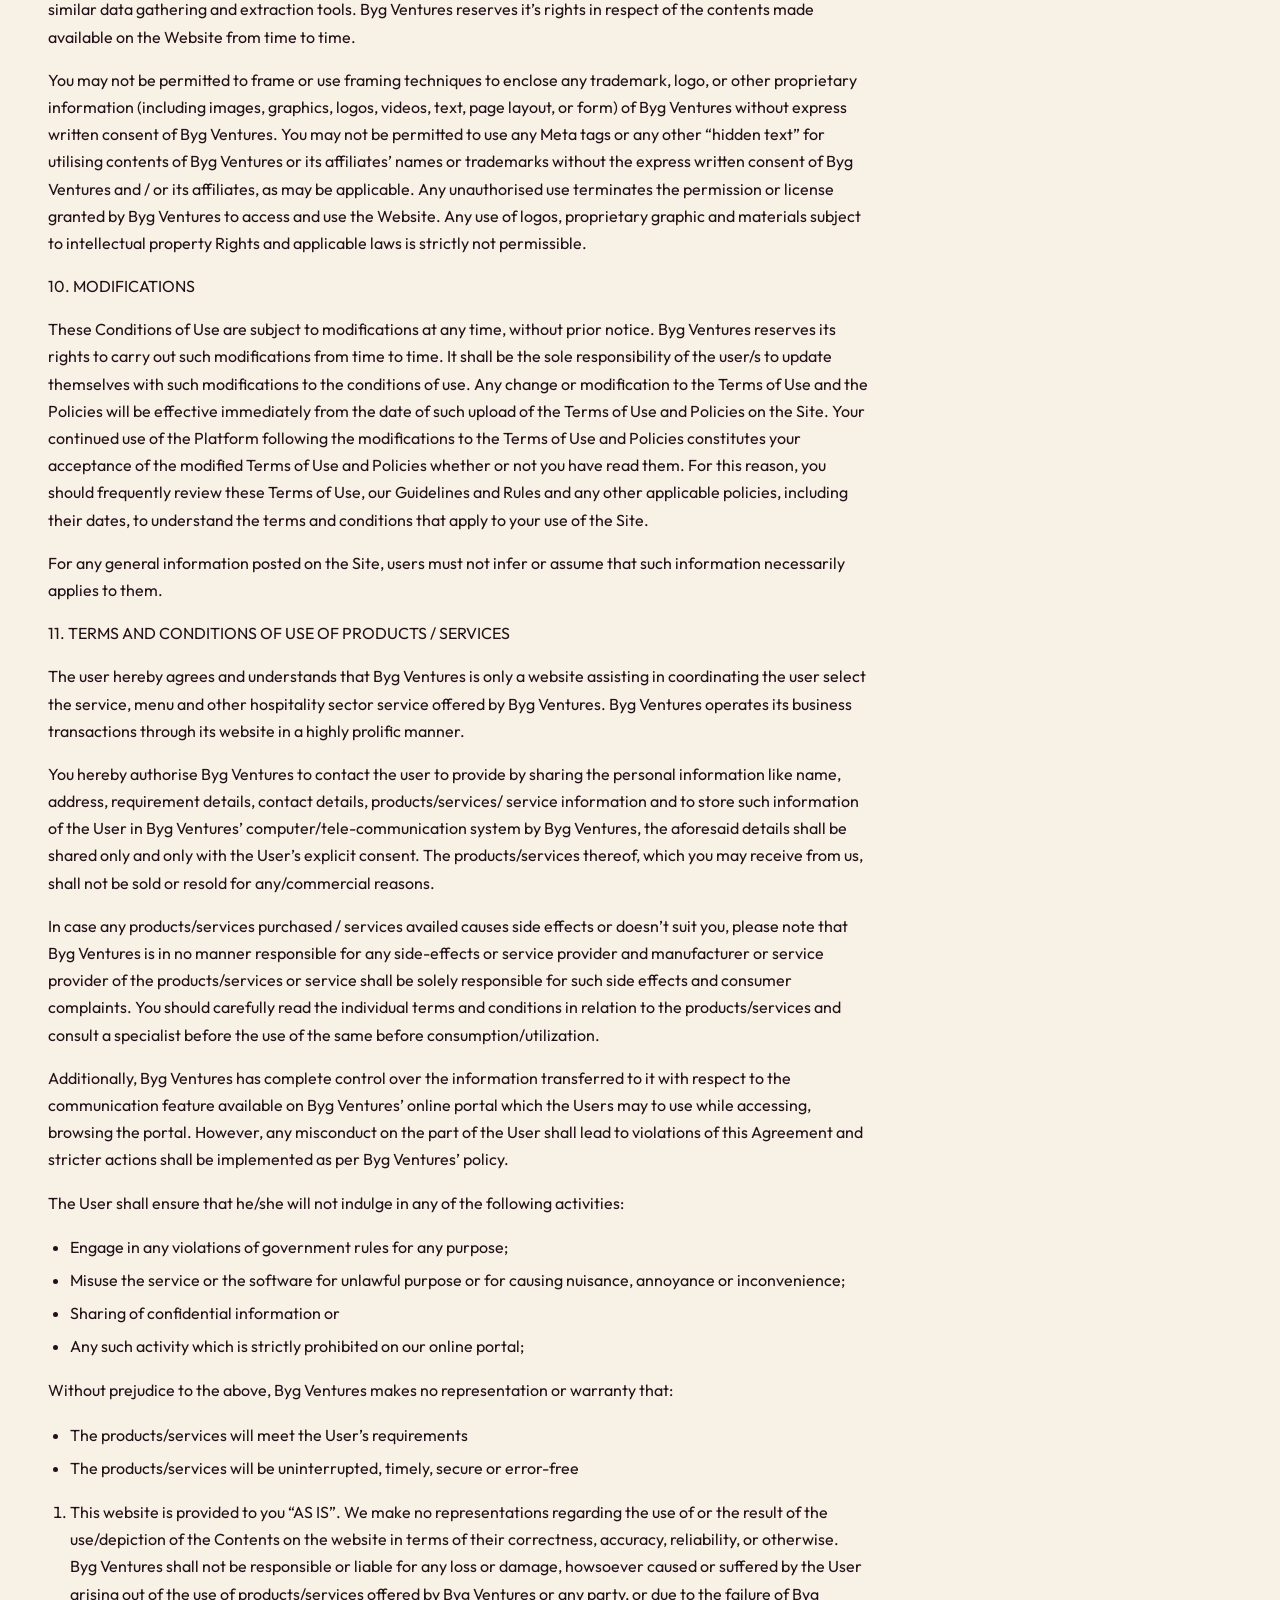
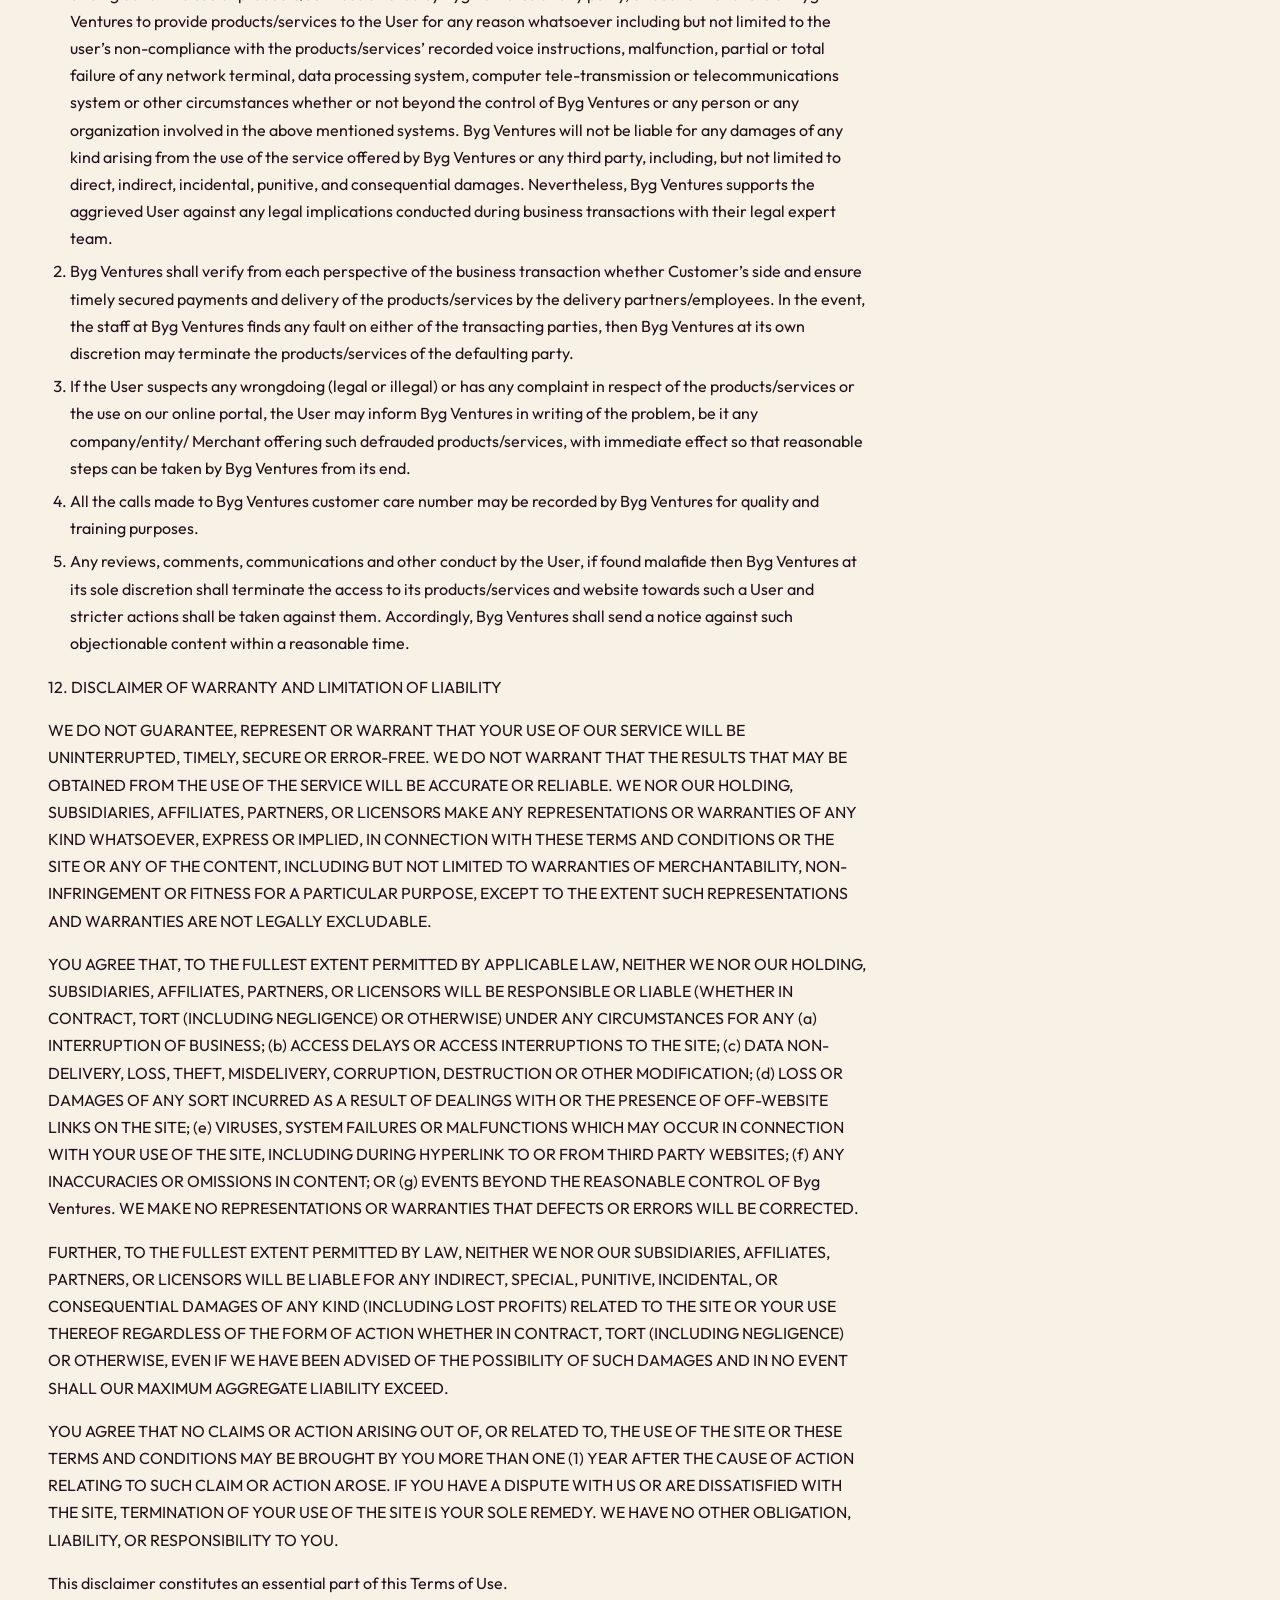
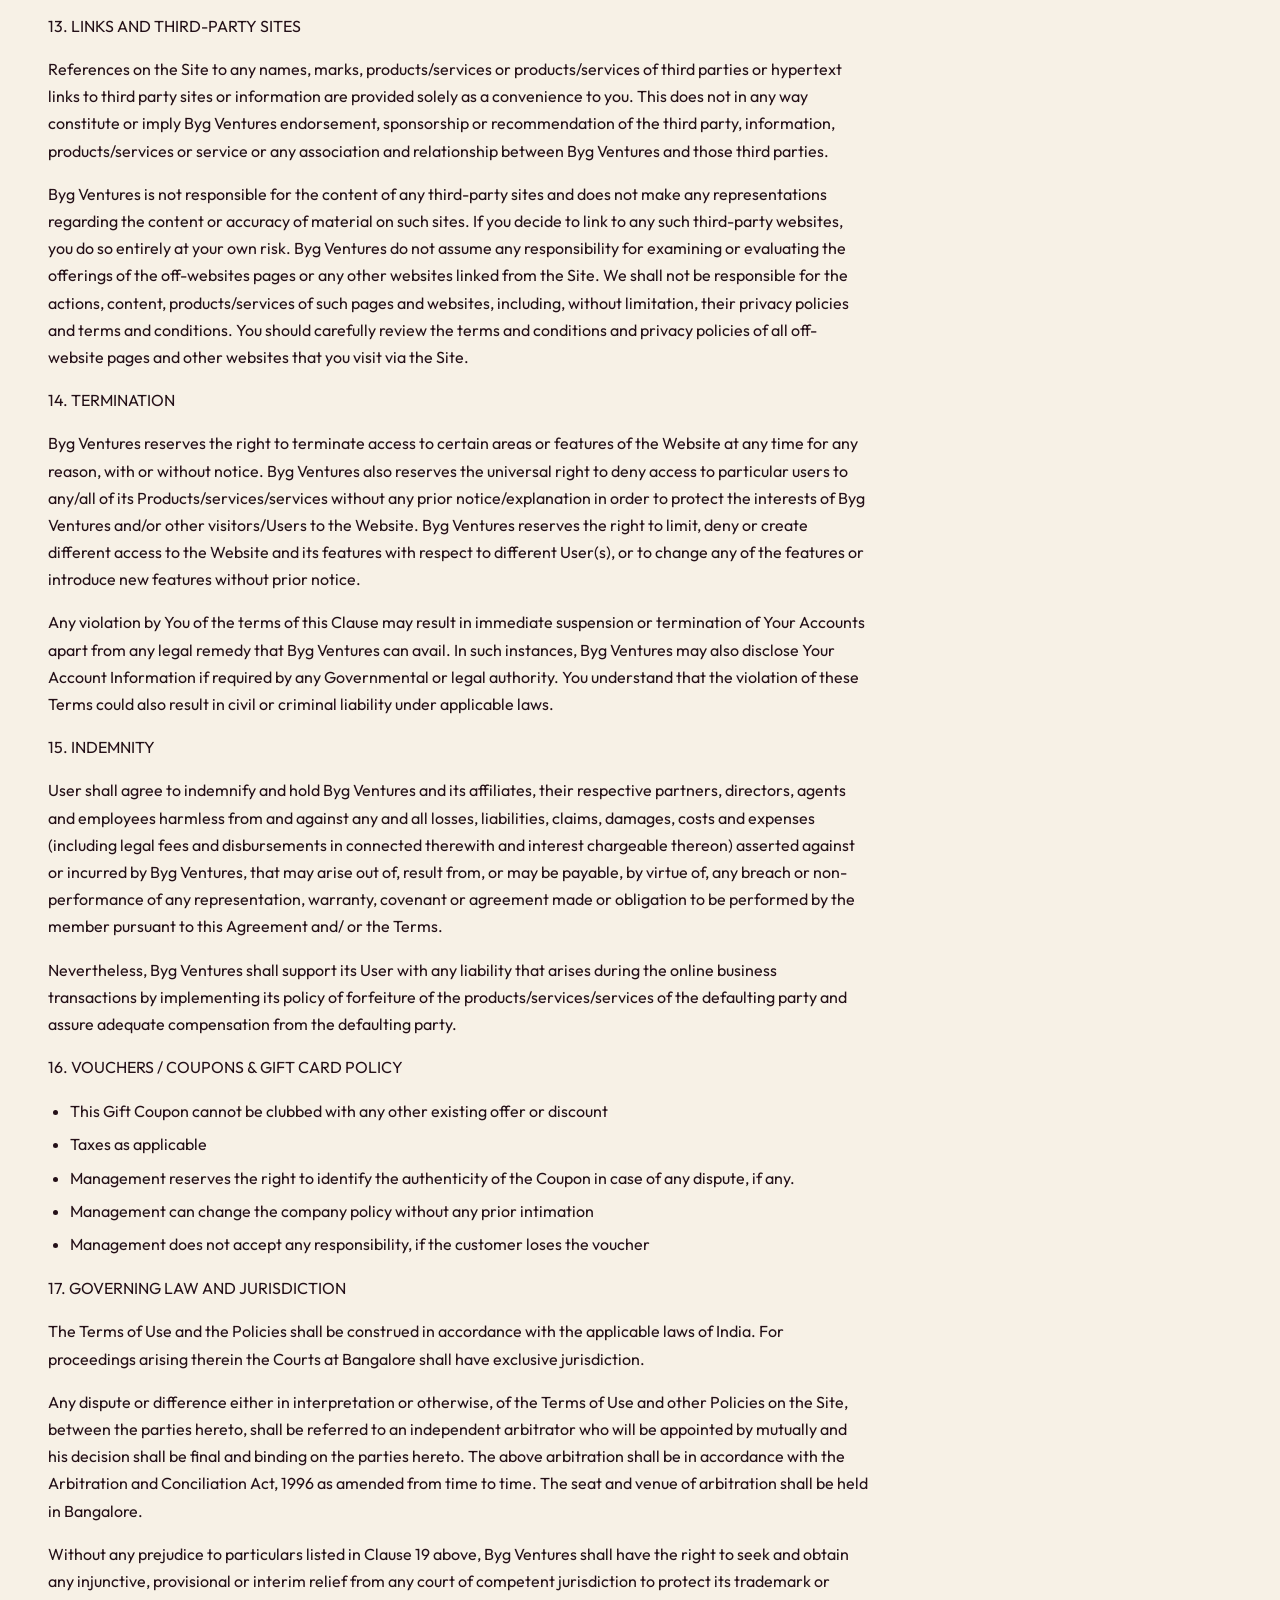
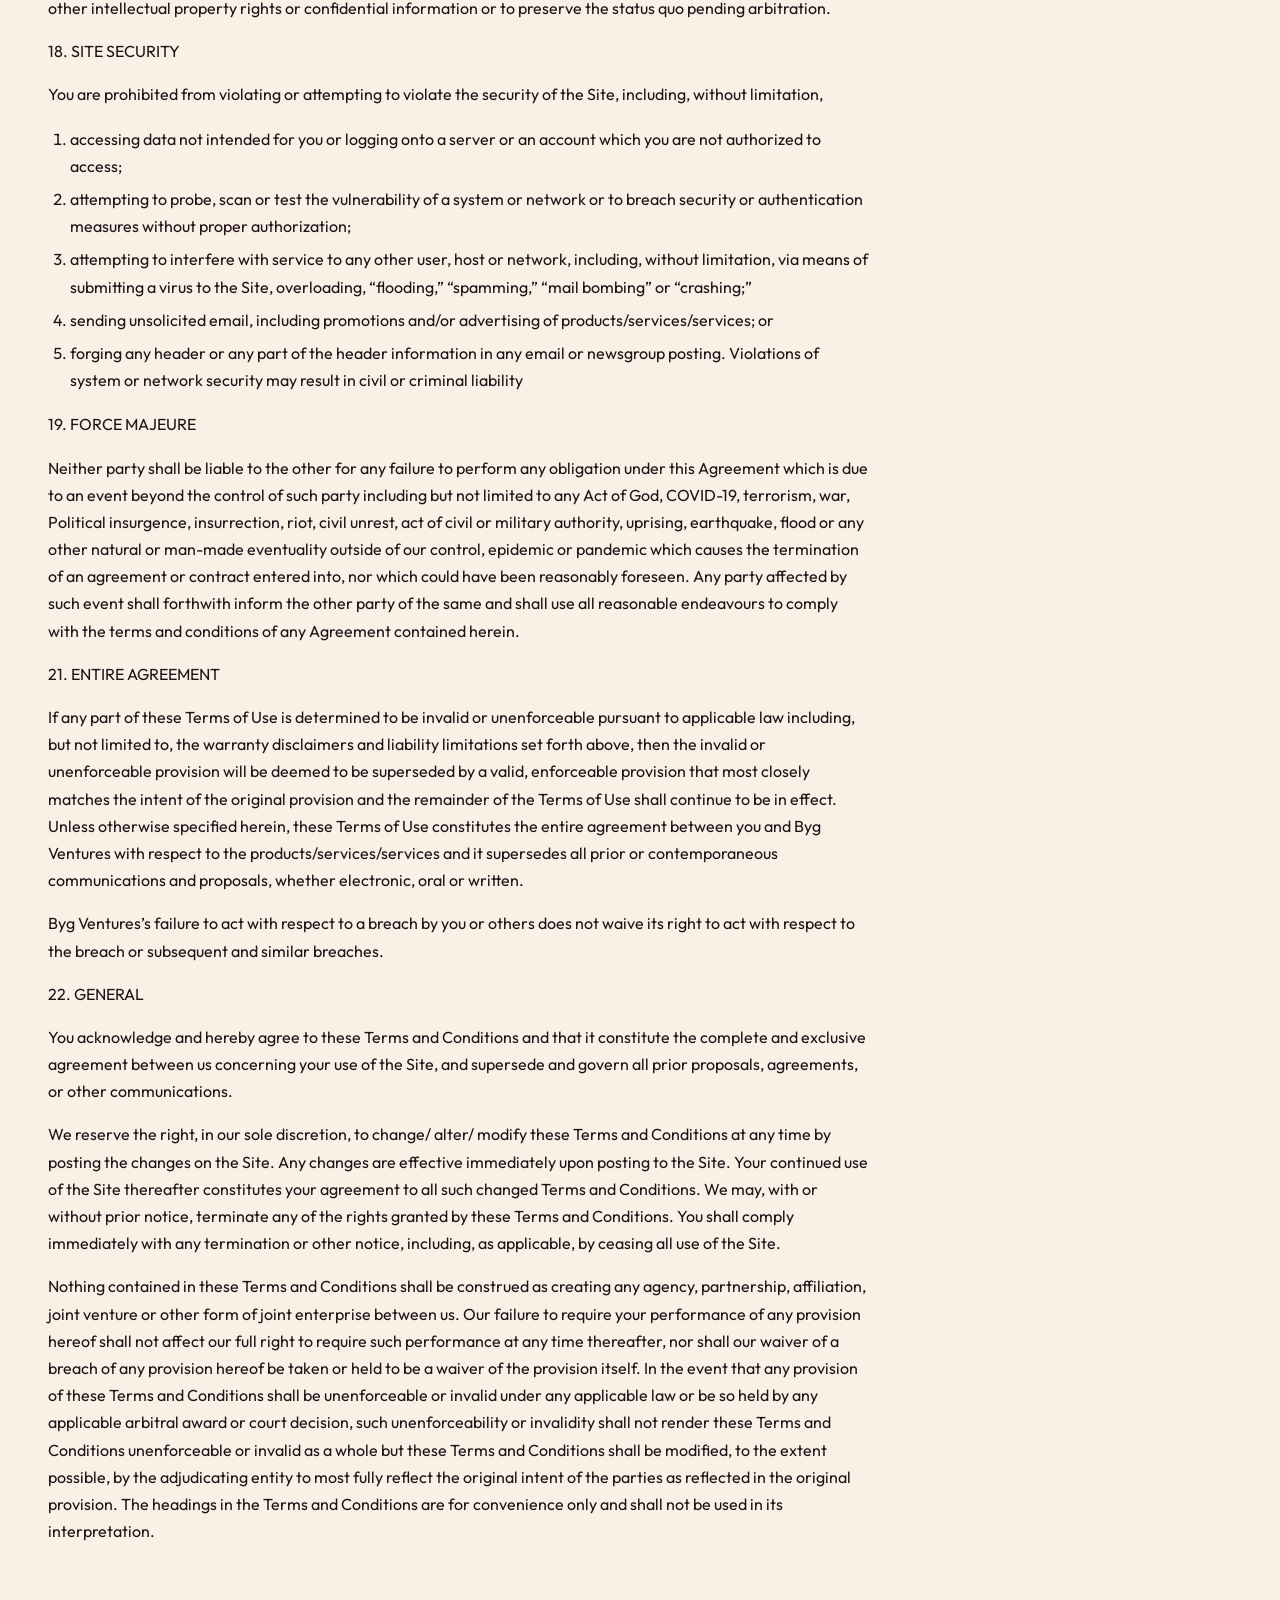
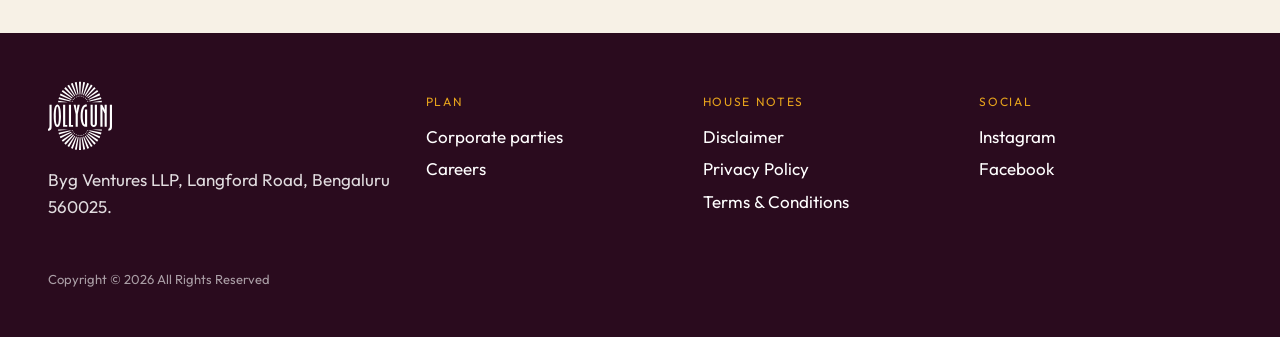
<file: terms.html>
<!DOCTYPE html>
<html lang="en">
<head>
  <meta charset="utf-8">
  <meta name="viewport" content="width=device-width, initial-scale=1">
  <title>Terms &amp; Conditions — Jollygunj</title>
  <link rel="icon" href="images/logo.svg">
  <link rel="preconnect" href="https://fonts.googleapis.com">
  <link href="https://fonts.googleapis.com/css2?family=Fraunces:opsz,wght@9..144,560&family=Outfit:wght@380;520&display=swap" rel="stylesheet">
  <link rel="stylesheet" href="css/styles.css?v=20261109c">
</head>
<body data-page="terms">
  <header class="site-header">
    <a class="logo" href="index.html"><img src="images/logo.svg" alt="Jollygunj"></a>
    <button class="nav-toggle" aria-expanded="false" aria-controls="site-nav">Menu</button>
    <nav id="site-nav" class="site-nav">
      <a href="index.html" data-page="home">Home</a>
      <a href="menu.html" data-page="menu">The Menu</a>
      <a href="corporate.html" data-page="corporate">Corporate Parties</a>
      <a href="events.html" data-page="events">Events</a>
      <a href="gallery.html" data-page="gallery">Gallery</a>
      <a href="rent.html" data-page="rent">Rent/Lease</a>
      <a href="contact.html" data-page="contact">Contact</a>
    </nav>
  </header>
  <main id="main" class="section">
    <article class="legal">
      <h2>Terms &amp; Conditions</h2>
      <p>Welcome to <a href="https://jollygunj.com">https://jollygunj.com</a><strong> (“Jollygunj”)</strong>. The website www.jollygunj.com is owned and operated by Byg Ventures LLP <strong>(“Byg Ventures”).</strong> The Site and the web portal are together referred to as Platform. You may be accessing our Site from a computer or mobile phone device (through website, for example) and these Terms of Use govern your use of our Site and your conduct, regardless of the means of access. You may also be using our services and these Terms of Use also govern your use of the services.</p>
      <p>The Platform is only to be used for your personal non-commercial use and information. Your use of the services and features of the Platform shall be governed by these Terms and Conditions along with the Privacy Policy as modified and amended from time to time. Byg Ventures shall include, its affiliates and subsidiaries and shall be collectively referred to as ‘Byg Ventures Group Affiliates’. This Agreement sets forth the legally binding terms and conditions for your use of the website at www.jollygunj.com, all other sites owned and operated by Byg Ventures that redirect to said website and all subdomains (collectively, the “(“Byg Ventures Offline”) and the services owned and operated by Byg Ventures on its Website.</p>
      <p>By mere accessing or using the Platform, you are acknowledging, without limitation or qualification, to be bound by these Terms of Use and the Polices, whether you have read the same or not.</p>
      <p><strong>ACCESSING, BROWSING OR OTHERWISE USING THE PLATFORM INDICATES YOUR UNCONDITIONAL AGREEMENT TO ALL THE TERMS AND CONDITIONS IN THIS AGREEMENT, SO PLEASE READ THIS AGREEMENT CAREFULLY BEFORE PROCEEDING.</strong></p>
      <p>1. ACKNOWLEDGEMENT AND UNCONDITIONAL ACCEPTANCE:</p>
      <p>You hereby agree, acknowledge and accept the Use of website and the services offered including restaurant services, fine-dine, delivery (“Services”) and other related services through the website as per the specifications, listed by the Byg Ventures.</p>
      <p>If you do not agree to any of the terms enumerated in the Terms of Use or the Policies, please do not use the website. If Byg Ventures decides to change the Terms of Use or Policies, Byg Ventures will post the new version of the Terms of Use or the Policies on the Site and update the date specified above.</p>
      <p>The term “you” referred hereinafter shall refer to any natural person or legal entity and shall deemed to mean and include User of this website shall include the “end user” of the products/services offered by the Byg Ventures.</p>
      <p>These “Conditions of Use’’ constitute an electronic record within the meaning of the applicable laws. This electronic record is generated by a computer system and does not require any physical or digital signatures.</p>
      <p>2. PRIVACY PRACTICES</p>
      <p>We suggest to review our Privacy Policy, which also governs your visit to www.jollygunj.com, to understand our practices. The personal information / data provided to us by you during the course of visit and usage of our website will be treated as strictly confidential and in accordance with the Privacy Policies and applicable laws and regulations. As a company, we strive to ensure that your personal information is sufficiently protected. Apart from these Terms of Use, the Privacy Policy shall also govern your visit and use of the Site. Your continued use of the Site implies that you have read and accepted the Privacy Policy and agree to be bound by its terms and conditions.</p>
      <p>3. YOUR ACCOUNT</p>
      <p>This Site is directed to be used by adults only. We assume that any minor, if at all, accessing our Site is under the supervision of their guardians. Byg Ventures or its associates do not knowingly collect information from minors. You will be responsible for maintaining confidentiality of your account, password, and restricting access to your computer, and you hereby accept responsibility for all activities that occur under your account and password. You acknowledge that the information you provide, in any manner whatsoever, are not confidential or proprietary and does not infringe any rights of a third party in whatsoever nature.</p>
      <p>If you are accessing, browsing and using the Site on someone else’s behalf; you represent that you have the authority to bind that person to all the terms and conditions herein. In the event that the person refuses to be bound as the principal to the Terms of Use, you agree to accept liability for any harm caused by any wrongful use of the Site resulting from such access or use of the Site in whatsoever nature.</p>
      <p>If you know or have reasons to believe that the security of your account has been breached, you should contact us immediately at the “Contact Information” provided below. If we have found a breach or suspected breach of the security of your account, we may require you to change your password, temporarily or permanently block or suspend your account without any liability to Byg Ventures. You can access and update as much of the information provided by you with us in the ‘User’s Account’ area of the website. You agree and acknowledge that you will use your account on the website for the products/services offered by Byg Ventures only for your personal use and not for business or commercial purposes.</p>
      <p>4. PERSONAL INFORMATION</p>
      <p>In general, you can visit this Web site without telling us who you are or revealing any information about yourself. Our web servers collect the domain names, not the e-mail addresses, of visitors. Byg Ventures will collect personal information from you, which includes your first and last name, address, telephone and mobile number(s), email address, or any other information, when you knowingly provide us with this information. This will generally occur when you either:</p>
      <ol>
      <li>Enter into a competition or promotion.</li>
      <li>Subscribe to our mailing list.</li>
      <li>Register as a Loyalty member.</li>
      <li>Apply for a job.</li>
      </ol>
      <p>Wherever Byg Ventures collects personal information about you from someone else, Byg Ventures will take reasonable steps to advise you. We shall be using the above said details for promotions of Byg Ventures only.</p>
      <p>5. PRODUCTS / SERVICES / SERVICE INFORMATION</p>
      <p>Byg Ventures attempts to be as accurate as possible in the description of the products/services/service on the website. However, Byg Ventures does not warrant that the products/services description, colour, information or other content of the Platform is accurate, complete, reliable, current or error-free. The Site may contain typographical errors or inaccuracies and may not be complete or current. The products/services pictures are indicative and may not match the actual products/services. We may exercise this right on a case-by-case basis. All descriptions of products/services or products/services pricing are subject to change at any time without notice, at the sole discretion of us. We reserve the right to discontinue any products/services at any time.</p>
      <p>Byg Ventures reserves the right to but are not obligated, to limit the sales of our products/services or services to any person, geographic region or jurisdiction, correct, change or update information, errors, inaccuracies or omissions at any time (including after an order has been submitted) without prior notice. Please note that such errors, inaccuracies or omissions may also relate to pricing and availability of the products/services.</p>
      <p>6. RECOMMENDATION OF THE PRODUCTS / SERVICES</p>
      <p>Any recommendation made to you in the website during the course of your use of the website is purely for informational purposes and for your convenience and does not amount to endorsement of the products/services by Byg Ventures or any of its associates in any manner.</p>
      <p>7. USER CONTENT</p>
      <p>The information, photo, image, text, software, data, music, sound, graphics, messages, videos or other materials transmitted, uploaded, posted, emailed or otherwise made available to us <strong>(” User Content “)</strong>, are entirely your responsibility and we will not be held responsible, in any manner whatsoever, in connection to the User Content. You agree to not encourage or assist or engage others as well as yourself in transmitting, hosting, displaying, uploading, modifying, publishing transmitting, updating or sharing any information that</p>
      <ol>
      <li>is grossly harmful, harassing, blasphemous defamatory, obscene, pornographic, paedophilic, libelous, invasive of another’s privacy, hateful, or racially, ethnically objectionable, disparaging, relating or encouraging money laundering or gambling, trolling, or otherwise unlawful in any manner whatever;</li>
      <li>harm minors in any way;</li>
      <li>infringes any patent, trademark, copyright or other proprietary rights;</li>
      <li>violates any law for the time being in force;</li>
      <li>deceives or misleads the addressee about the origin of such messages or communicates any information which is grossly offensive or menacing in nature;</li>
      <li>impersonates another person;</li>
      <li>contains software viruses or any other computer code, files or programs designed to interrupt, destroy or limit the functionality of any computer resource;</li>
      <li>threatens the unity, integrity, defence, security or sovereignty of India, friendly relations with foreign states, or public order or causes incitement to the commission of any cognizable offence or prevents investigation of any offence or is insulting any other nation.</li>
      </ol>
      <p>Byg Ventures shall in no way be held responsible for examining or evaluating User Content, nor does it assume any responsibility or liability for the User Content. Byg Ventures does not endorse or control the User Content transmitted or posted on the Site by you and therefore, accuracy, integrity or quality of User Content is not guaranteed by Byg Ventures. You understand that by using the Site, you may be exposed to User Content that is offensive, indecent or objectionable to you. Under no circumstances will Byg Ventures be liable in any way for any User Content, including without limitation, for any errors or omissions in any User Content, or for any loss or damage of any kind incurred by you as a result of the use of any User Content transmitted, uploaded, posted, e-mailed or otherwise made available via the Site. You hereby waive all rights to any claims against Byg Ventures for any alleged or actual infringements of any proprietary rights, rights of privacy and publicity, moral rights, and rights of attribution in connection with User Content.</p>
      <p>You hereby acknowledge that Byg Ventures has the right (but not the obligation) in its sole discretion to refuse to post or remove any User Content and further reserves the right to change, condense, or delete any User Content. Without limiting the generality of the foregoing or any other provision of these Terms and Conditions, Byg Ventures has the right to remove any User Content that violates these Terms and Conditions or is otherwise objectionable and further reserves the right to refuse service and/or terminate accounts without prior notice for any users who violate these Terms and Conditions or infringe the rights of others.</p>
      <p>8. INTELLECTUAL PROPERTY RIGHTS</p>
      <p><strong>“Byg Ventures”</strong> name and logo and all related products/services and service names, design marks and slogans are the trademarks, logos or service marks (hereinafter referred to as <strong>“Marks”</strong>) belong to Byg Ventures. No trademark or service mark license is granted in connection with the products/services contained on this Site. Access to this Site does not authorize anyone to use any Marks in any manner. Marks displayed on this Site, whether registered or unregistered, of Byg Ventures or others, are the intellectual property of their respective owners, and Byg Ventures shall not be held liable in any manner whatsoever for any unlawful, unauthorized use of the Marks.</p>
      <p>Byg Ventures expressly and exclusively reserve all the intellectual property rights in all text, programs, products/services, processes, technology, content, software and other materials, which appear on this Site, including its looks and feel. The compilation (meaning the collection, arrangement and assembly) of the content on the Site is the exclusive property of Byg Ventures and are protected by the Indian copyright laws and international treaties. Consequently, the materials on this Site shall not be copied, reproduced, duplicated, republished, downloaded, posted, transmitted, distributed or modified in whole or in part or in any other form whatsoever, except for your personal, non-commercial use only. No right, title or interest in any downloaded materials or software is transferred to you as a result of any such downloading or copying, reproducing, duplicating, republishing, posting, transmitting, distributing or modifying. The Contents and software on this Site are to be used only as a resource. All contents of the website including but not limited to text, graphics, logos, button icons, images, audio clips, digital downloads, data compilations, and software, is the property of Byg Ventures it’s Affiliates and it’s content suppliers and the same is protected under Intellectual Property rights and the applicable laws of India. Any duplication, reutilization, reuse, cloning of contents of this website or any part thereof without prior written consent of Byg Ventures and it’s affiliates shall lead to infringement of Intellectual property rights and the same may attract cause of action against such user of the content in accordance with the applicable laws of India.</p>
      <p>9. LIMITED LICENSE</p>
      <p>Subject to your compliance with these Conditions of Use, Byg Ventures grants you a personal, non-exclusive, non-transferrable and limited licence to access and make non commercial personal use of this website. However, the same shall not construe any license to download (other than page caching) or modify any content, or any portion thereof, except with express written consent of Byg Ventures. This licence does not include any resale or commercial use of this website or its contents; any collection and use of any products/services listings, descriptions, prices, offers and discounts; any derivative use of this website or its contents; or any use of data mining, robots, or similar data gathering and extraction tools. Byg Ventures reserves it’s rights in respect of the contents made available on the Website from time to time.</p>
      <p>You may not be permitted to frame or use framing techniques to enclose any trademark, logo, or other proprietary information (including images, graphics, logos, videos, text, page layout, or form) of Byg Ventures without express written consent of Byg Ventures. You may not be permitted to use any Meta tags or any other “hidden text” for utilising contents of Byg Ventures or its affiliates’ names or trademarks without the express written consent of Byg Ventures and / or its affiliates, as may be applicable. Any unauthorised use terminates the permission or license granted by Byg Ventures to access and use the Website. Any use of logos, proprietary graphic and materials subject to intellectual property Rights and applicable laws is strictly not permissible.</p>
      <p>10. MODIFICATIONS</p>
      <p>These Conditions of Use are subject to modifications at any time, without prior notice. Byg Ventures reserves its rights to carry out such modifications from time to time. It shall be the sole responsibility of the user/s to update themselves with such modifications to the conditions of use. Any change or modification to the Terms of Use and the Policies will be effective immediately from the date of such upload of the Terms of Use and Policies on the Site. Your continued use of the Platform following the modifications to the Terms of Use and Policies constitutes your acceptance of the modified Terms of Use and Policies whether or not you have read them. For this reason, you should frequently review these Terms of Use, our Guidelines and Rules and any other applicable policies, including their dates, to understand the terms and conditions that apply to your use of the Site.</p>
      <p>For any general information posted on the Site, users must not infer or assume that such information necessarily applies to them.</p>
      <p>11. TERMS AND CONDITIONS OF USE OF PRODUCTS / SERVICES</p>
      <p>The user hereby agrees and understands that Byg Ventures is only a website assisting in coordinating the user select the service, menu and other hospitality sector service offered by Byg Ventures. Byg Ventures operates its business transactions through its website in a highly prolific manner.</p>
      <p>You hereby authorise Byg Ventures to contact the user to provide by sharing the personal information like name, address, requirement details, contact details, products/services/ service information and to store such information of the User in Byg Ventures’ computer/tele-communication system by Byg Ventures, the aforesaid details shall be shared only and only with the User’s explicit consent. The products/services thereof, which you may receive from us, shall not be sold or resold for any/commercial reasons.</p>
      <p>In case any products/services purchased / services availed causes side effects or doesn’t suit you, please note that Byg Ventures is in no manner responsible for any side-effects or service provider and manufacturer or service provider of the products/services or service shall be solely responsible for such side effects and consumer complaints. You should carefully read the individual terms and conditions in relation to the products/services and consult a specialist before the use of the same before consumption/utilization.</p>
      <p>Additionally, Byg Ventures has complete control over the information transferred to it with respect to the communication feature available on Byg Ventures’ online portal which the Users may to use while accessing, browsing the portal. However, any misconduct on the part of the User shall lead to violations of this Agreement and stricter actions shall be implemented as per Byg Ventures’ policy.</p>
      <p>The User shall ensure that he/she will not indulge in any of the following activities:</p>
      <ul>
      <li>Engage in any violations of government rules for any purpose;</li>
      <li>Misuse the service or the software for unlawful purpose or for causing nuisance, annoyance or inconvenience;</li>
      <li>Sharing of confidential information or</li>
      <li>Any such activity which is strictly prohibited on our online portal;</li>
      </ul>
      <p>Without prejudice to the above, Byg Ventures makes no representation or warranty that:</p>
      <ul>
      <li>The products/services will meet the User’s requirements</li>
      <li>The products/services will be uninterrupted, timely, secure or error-free</li>
      </ul>
      <ol>
      <li>This website is provided to you “AS IS”. We make no representations regarding the use of or the result of the use/depiction of the Contents on the website in terms of their correctness, accuracy, reliability, or otherwise. Byg Ventures shall not be responsible or liable for any loss or damage, howsoever caused or suffered by the User arising out of the use of products/services offered by Byg Ventures or any party, or due to the failure of Byg Ventures to provide products/services to the User for any reason whatsoever including but not limited to the user’s non-compliance with the products/services’ recorded voice instructions, malfunction, partial or total failure of any network terminal, data processing system, computer tele-transmission or telecommunications system or other circumstances whether or not beyond the control of Byg Ventures or any person or any organization involved in the above mentioned systems. Byg Ventures will not be liable for any damages of any kind arising from the use of the service offered by Byg Ventures or any third party, including, but not limited to direct, indirect, incidental, punitive, and consequential damages. Nevertheless, Byg Ventures supports the aggrieved User against any legal implications conducted during business transactions with their legal expert team.</li>
      <li>Byg Ventures shall verify from each perspective of the business transaction whether Customer’s side and ensure timely secured payments and delivery of the products/services by the delivery partners/employees. In the event, the staff at Byg Ventures finds any fault on either of the transacting parties, then Byg Ventures at its own discretion may terminate the products/services of the defaulting party.</li>
      <li>If the User suspects any wrongdoing (legal or illegal) or has any complaint in respect of the products/services or the use on our online portal, the User may inform Byg Ventures in writing of the problem, be it any company/entity/ Merchant offering such defrauded products/services, with immediate effect so that reasonable steps can be taken by Byg Ventures from its end.</li>
      <li>All the calls made to Byg Ventures customer care number may be recorded by Byg Ventures for quality and training purposes.</li>
      <li>Any reviews, comments, communications and other conduct by the User, if found malafide then Byg Ventures at its sole discretion shall terminate the access to its products/services and website towards such a User and stricter actions shall be taken against them. Accordingly, Byg Ventures shall send a notice against such objectionable content within a reasonable time.</li>
      </ol>
      <p>12. DISCLAIMER OF WARRANTY AND LIMITATION OF LIABILITY</p>
      <p>WE DO NOT GUARANTEE, REPRESENT OR WARRANT THAT YOUR USE OF OUR SERVICE WILL BE UNINTERRUPTED, TIMELY, SECURE OR ERROR-FREE. WE DO NOT WARRANT THAT THE RESULTS THAT MAY BE OBTAINED FROM THE USE OF THE SERVICE WILL BE ACCURATE OR RELIABLE. WE NOR OUR HOLDING, SUBSIDIARIES, AFFILIATES, PARTNERS, OR LICENSORS MAKE ANY REPRESENTATIONS OR WARRANTIES OF ANY KIND WHATSOEVER, EXPRESS OR IMPLIED, IN CONNECTION WITH THESE TERMS AND CONDITIONS OR THE SITE OR ANY OF THE CONTENT, INCLUDING BUT NOT LIMITED TO WARRANTIES OF MERCHANTABILITY, NON-INFRINGEMENT OR FITNESS FOR A PARTICULAR PURPOSE, EXCEPT TO THE EXTENT SUCH REPRESENTATIONS AND WARRANTIES ARE NOT LEGALLY EXCLUDABLE.</p>
      <p>YOU AGREE THAT, TO THE FULLEST EXTENT PERMITTED BY APPLICABLE LAW, NEITHER WE NOR OUR HOLDING, SUBSIDIARIES, AFFILIATES, PARTNERS, OR LICENSORS WILL BE RESPONSIBLE OR LIABLE (WHETHER IN CONTRACT, TORT (INCLUDING NEGLIGENCE) OR OTHERWISE) UNDER ANY CIRCUMSTANCES FOR ANY (a) INTERRUPTION OF BUSINESS; (b) ACCESS DELAYS OR ACCESS INTERRUPTIONS TO THE SITE; (c) DATA NON-DELIVERY, LOSS, THEFT, MISDELIVERY, CORRUPTION, DESTRUCTION OR OTHER MODIFICATION; (d) LOSS OR DAMAGES OF ANY SORT INCURRED AS A RESULT OF DEALINGS WITH OR THE PRESENCE OF OFF-WEBSITE LINKS ON THE SITE; (e) VIRUSES, SYSTEM FAILURES OR MALFUNCTIONS WHICH MAY OCCUR IN CONNECTION WITH YOUR USE OF THE SITE, INCLUDING DURING HYPERLINK TO OR FROM THIRD PARTY WEBSITES; (f) ANY INACCURACIES OR OMISSIONS IN CONTENT; OR (g) EVENTS BEYOND THE REASONABLE CONTROL OF Byg Ventures. WE MAKE NO REPRESENTATIONS OR WARRANTIES THAT DEFECTS OR ERRORS WILL BE CORRECTED.</p>
      <p>FURTHER, TO THE FULLEST EXTENT PERMITTED BY LAW, NEITHER WE NOR OUR SUBSIDIARIES, AFFILIATES, PARTNERS, OR LICENSORS WILL BE LIABLE FOR ANY INDIRECT, SPECIAL, PUNITIVE, INCIDENTAL, OR CONSEQUENTIAL DAMAGES OF ANY KIND (INCLUDING LOST PROFITS) RELATED TO THE SITE OR YOUR USE THEREOF REGARDLESS OF THE FORM OF ACTION WHETHER IN CONTRACT, TORT (INCLUDING NEGLIGENCE) OR OTHERWISE, EVEN IF WE HAVE BEEN ADVISED OF THE POSSIBILITY OF SUCH DAMAGES AND IN NO EVENT SHALL OUR MAXIMUM AGGREGATE LIABILITY EXCEED.</p>
      <p>YOU AGREE THAT NO CLAIMS OR ACTION ARISING OUT OF, OR RELATED TO, THE USE OF THE SITE OR THESE TERMS AND CONDITIONS MAY BE BROUGHT BY YOU MORE THAN ONE (1) YEAR AFTER THE CAUSE OF ACTION RELATING TO SUCH CLAIM OR ACTION AROSE. IF YOU HAVE A DISPUTE WITH US OR ARE DISSATISFIED WITH THE SITE, TERMINATION OF YOUR USE OF THE SITE IS YOUR SOLE REMEDY. WE HAVE NO OTHER OBLIGATION, LIABILITY, OR RESPONSIBILITY TO YOU.</p>
      <p>This disclaimer constitutes an essential part of this Terms of Use.</p>
      <p>13. LINKS AND THIRD-PARTY SITES</p>
      <p>References on the Site to any names, marks, products/services or products/services of third parties or hypertext links to third party sites or information are provided solely as a convenience to you. This does not in any way constitute or imply Byg Ventures endorsement, sponsorship or recommendation of the third party, information, products/services or service or any association and relationship between Byg Ventures and those third parties.</p>
      <p>Byg Ventures is not responsible for the content of any third-party sites and does not make any representations regarding the content or accuracy of material on such sites. If you decide to link to any such third-party websites, you do so entirely at your own risk. Byg Ventures do not assume any responsibility for examining or evaluating the offerings of the off-websites pages or any other websites linked from the Site. We shall not be responsible for the actions, content, products/services of such pages and websites, including, without limitation, their privacy policies and terms and conditions. You should carefully review the terms and conditions and privacy policies of all off-website pages and other websites that you visit via the Site.</p>
      <p>14. TERMINATION</p>
      <p>Byg Ventures reserves the right to terminate access to certain areas or features of the Website at any time for any reason, with or without notice. Byg Ventures also reserves the universal right to deny access to particular users to any/all of its Products/services/services without any prior notice/explanation in order to protect the interests of Byg Ventures and/or other visitors/Users to the Website. Byg Ventures reserves the right to limit, deny or create different access to the Website and its features with respect to different User(s), or to change any of the features or introduce new features without prior notice.</p>
      <p>Any violation by You of the terms of this Clause may result in immediate suspension or termination of Your Accounts apart from any legal remedy that Byg Ventures can avail. In such instances, Byg Ventures may also disclose Your Account Information if required by any Governmental or legal authority. You understand that the violation of these Terms could also result in civil or criminal liability under applicable laws.</p>
      <p>15. INDEMNITY</p>
      <p>User shall agree to indemnify and hold Byg Ventures and its affiliates, their respective partners, directors, agents and employees harmless from and against any and all losses, liabilities, claims, damages, costs and expenses (including legal fees and disbursements in connected therewith and interest chargeable thereon) asserted against or incurred by Byg Ventures, that may arise out of, result from, or may be payable, by virtue of, any breach or non-performance of any representation, warranty, covenant or agreement made or obligation to be performed by the member pursuant to this Agreement and/ or the Terms.</p>
      <p>Nevertheless, Byg Ventures shall support its User with any liability that arises during the online business transactions by implementing its policy of forfeiture of the products/services/services of the defaulting party and assure adequate compensation from the defaulting party.</p>
      <p>16. VOUCHERS / COUPONS &amp; GIFT CARD POLICY</p>
      <ul>
      <li>This Gift Coupon cannot be clubbed with any other existing offer or discount</li>
      <li>Taxes as applicable</li>
      <li>Management reserves the right to identify the authenticity of the Coupon in case of any dispute, if any.</li>
      <li>Management can change the company policy without any prior intimation</li>
      <li>Management does not accept any responsibility, if the customer loses the voucher</li>
      </ul>
      <p>17. GOVERNING LAW AND JURISDICTION</p>
      <p>The Terms of Use and the Policies shall be construed in accordance with the applicable laws of India. For proceedings arising therein the Courts at Bangalore shall have exclusive jurisdiction.</p>
      <p>Any dispute or difference either in interpretation or otherwise, of the Terms of Use and other Policies on the Site, between the parties hereto, shall be referred to an independent arbitrator who will be appointed by mutually and his decision shall be final and binding on the parties hereto. The above arbitration shall be in accordance with the Arbitration and Conciliation Act, 1996 as amended from time to time. The seat and venue of arbitration shall be held in Bangalore.</p>
      <p>Without any prejudice to particulars listed in Clause 19 above, Byg Ventures shall have the right to seek and obtain any injunctive, provisional or interim relief from any court of competent jurisdiction to protect its trademark or other intellectual property rights or confidential information or to preserve the status quo pending arbitration.</p>
      <p>18. SITE SECURITY</p>
      <p>You are prohibited from violating or attempting to violate the security of the Site, including, without limitation,</p>
      <ol>
      <li>accessing data not intended for you or logging onto a server or an account which you are not authorized to access;</li>
      <li>attempting to probe, scan or test the vulnerability of a system or network or to breach security or authentication measures without proper authorization;</li>
      <li>attempting to interfere with service to any other user, host or network, including, without limitation, via means of submitting a virus to the Site, overloading, “flooding,” “spamming,” “mail bombing” or “crashing;”</li>
      <li>sending unsolicited email, including promotions and/or advertising of products/services/services; or</li>
      <li>forging any header or any part of the header information in any email or newsgroup posting. Violations of system or network security may result in civil or criminal liability</li>
      </ol>
      <p>19. FORCE MAJEURE</p>
      <p>Neither party shall be liable to the other for any failure to perform any obligation under this Agreement which is due to an event beyond the control of such party including but not limited to any Act of God, COVID-19, terrorism, war, Political insurgence, insurrection, riot, civil unrest, act of civil or military authority, uprising, earthquake, flood or any other natural or man-made eventuality outside of our control, epidemic or pandemic which causes the termination of an agreement or contract entered into, nor which could have been reasonably foreseen. Any party affected by such event shall forthwith inform the other party of the same and shall use all reasonable endeavours to comply with the terms and conditions of any Agreement contained herein.</p>
      <p>21. ENTIRE AGREEMENT</p>
      <p>If any part of these Terms of Use is determined to be invalid or unenforceable pursuant to applicable law including, but not limited to, the warranty disclaimers and liability limitations set forth above, then the invalid or unenforceable provision will be deemed to be superseded by a valid, enforceable provision that most closely matches the intent of the original provision and the remainder of the Terms of Use shall continue to be in effect. Unless otherwise specified herein, these Terms of Use constitutes the entire agreement between you and Byg Ventures with respect to the products/services/services and it supersedes all prior or contemporaneous communications and proposals, whether electronic, oral or written.</p>
      <p>Byg Ventures’s failure to act with respect to a breach by you or others does not waive its right to act with respect to the breach or subsequent and similar breaches.</p>
      <p>22. GENERAL</p>
      <p>You acknowledge and hereby agree to these Terms and Conditions and that it constitute the complete and exclusive agreement between us concerning your use of the Site, and supersede and govern all prior proposals, agreements, or other communications.</p>
      <p>We reserve the right, in our sole discretion, to change/ alter/ modify these Terms and Conditions at any time by posting the changes on the Site. Any changes are effective immediately upon posting to the Site. Your continued use of the Site thereafter constitutes your agreement to all such changed Terms and Conditions. We may, with or without prior notice, terminate any of the rights granted by these Terms and Conditions. You shall comply immediately with any termination or other notice, including, as applicable, by ceasing all use of the Site.</p>
      <p>Nothing contained in these Terms and Conditions shall be construed as creating any agency, partnership, affiliation, joint venture or other form of joint enterprise between us. Our failure to require your performance of any provision hereof shall not affect our full right to require such performance at any time thereafter, nor shall our waiver of a breach of any provision hereof be taken or held to be a waiver of the provision itself. In the event that any provision of these Terms and Conditions shall be unenforceable or invalid under any applicable law or be so held by any applicable arbitral award or court decision, such unenforceability or invalidity shall not render these Terms and Conditions unenforceable or invalid as a whole but these Terms and Conditions shall be modified, to the extent possible, by the adjudicating entity to most fully reflect the original intent of the parties as reflected in the original provision. The headings in the Terms and Conditions are for convenience only and shall not be used in its interpretation.</p>
    </article>
  </main>
  <footer class="site-footer">
    <div><img src="images/logo.svg" alt="" width="64"><p>Byg Ventures LLP, Langford Road, Bengaluru 560025.</p></div>
    <div><p class="footer-label">Plan</p><a href="corporate.html">Corporate parties</a><a href="careers.html">Careers</a></div>
    <div><p class="footer-label">House notes</p><a href="disclaimer.html">Disclaimer</a><a href="privacy.html">Privacy Policy</a><a href="terms.html">Terms &amp; Conditions</a></div>
    <div><p class="footer-label">Social</p><a href="https://www.instagram.com/jollygunj/">Instagram</a><a href="https://www.facebook.com/701916579681205">Facebook</a></div>
    <p class="legal-line">Copyright © <span data-year>2026</span> All Rights Reserved</p>
  </footer>
  <script src="js/site.js?v=20261109c"></script>
</body>
</html>
</file>
<file: css/styles.css>
:root {
  --plum: #4c1436;
  --plum-deep: #2a0b1e;
  --plum-mid: #6d2348;
  --gold: #e6a31c;
  --gold-deep: #b87a08;
  --cream: #f7f1e6;
  --sand: #f3e2bc;
  --paper: #fffaf3;
  --ink: #241018;
  --muted: #6d5a62;
  --line: rgba(36, 16, 24, 0.12);
  --header: 84px;
  --serif: "Fraunces", "Iowan Old Style", Georgia, serif;
  --sans: "Outfit", "Avenir Next", sans-serif;
  --shadow: 0 18px 50px rgba(42, 11, 30, 0.12);
}

* { box-sizing: border-box; }
[hidden] { display: none !important; }
html { scroll-behavior: smooth; }
body {
  margin: 0;
  color: var(--ink);
  background: var(--cream);
  font-family: var(--sans);
  font-size: 17px;
  line-height: 1.55;
}
img { max-width: 100%; display: block; }
a { color: inherit; }
button, input, select, textarea { font: inherit; }
h1, h2, h3, h4 { font-family: var(--serif); font-weight: 560; letter-spacing: -0.03em; line-height: 1.05; margin: 0; }

.skip {
  position: absolute;
  left: 12px;
  top: -40px;
  background: var(--gold);
  color: var(--plum-deep);
  padding: 8px 12px;
  z-index: 20;
}
.skip:focus { top: 12px; }

.site-header {
  position: sticky;
  top: 0;
  z-index: 30;
  display: flex;
  align-items: center;
  justify-content: space-between;
  gap: 16px;
  min-height: var(--header);
  padding: 10px 22px;
  background: var(--plum);
  color: white;
}
.logo img { width: 68px; height: auto; }
.nav-toggle {
  display: none;
  border: 1px solid rgba(255,255,255,.35);
  background: transparent;
  color: white;
  border-radius: 999px;
  padding: 8px 14px;
}
.site-nav { display: flex; gap: 4px; flex-wrap: wrap; justify-content: flex-end; }
.site-nav a {
  text-decoration: none;
  color: rgba(255,255,255,.86);
  font-size: 14px;
  letter-spacing: .04em;
  text-transform: uppercase;
  padding: 8px 10px;
  border-radius: 999px;
}
.site-nav a[aria-current="page"], .site-nav a:hover {
  color: var(--plum-deep);
  background: var(--gold);
}

.hero {
  display: grid;
  grid-template-columns: 1.05fr .95fr;
  min-height: calc(100vh - var(--header));
  background: var(--plum);
  color: white;
}
.hero-copy { padding: 64px 48px 56px; display: flex; flex-direction: column; justify-content: center; }
.eyebrow {
  letter-spacing: .18em;
  text-transform: uppercase;
  font-size: 12px;
  color: var(--gold);
  margin: 0 0 16px;
}
.hero h1 { font-size: clamp(46px, 5.6vw, 78px); max-width: 11ch; color: var(--gold); }
.hero p.lede { font-size: 18px; max-width: 62ch; color: rgba(255,255,255,.9); }
.hero-photo { min-height: 420px; background: #1a0a12 center/cover no-repeat; }
.hero-actions { display: flex; gap: 12px; flex-wrap: wrap; margin-top: 8px; }

.btn {
  display: inline-flex;
  align-items: center;
  justify-content: center;
  gap: 8px;
  text-decoration: none;
  border: 0;
  cursor: pointer;
  border-radius: 999px;
  padding: 14px 22px;
  background: var(--gold);
  color: var(--plum-deep);
  font-weight: 580;
}
.btn.dark { background: var(--plum-deep); color: white; }
.btn.ghost { background: transparent; color: white; border: 1px solid rgba(255,255,255,.4); }
.btn.line { background: transparent; color: var(--plum-deep); border: 1px solid var(--plum); }

.section { padding: 72px 48px; }
.section.tight { padding-top: 28px; }
.section-head { max-width: 760px; margin-bottom: 28px; }
.section-head h2 { font-size: clamp(36px, 4vw, 58px); }
.section-head p { color: var(--muted); font-size: 18px; }

.branches { display: grid; grid-template-columns: repeat(3, 1fr); gap: 18px; }
.branch {
  background: var(--plum);
  border-radius: 22px;
  overflow: hidden;
  color: white;
  box-shadow: var(--shadow);
}
.branch-photo { position: relative; }
.branch-photo img { height: 240px; width: 100%; object-fit: cover; }
.branch-caption {
  position: absolute;
  left: 0;
  right: 0;
  bottom: 0;
  padding: 48px 16px 14px;
  background: linear-gradient(transparent, rgba(20, 6, 14, 0.88));
}
.branch-caption h3 { font-size: 30px; color: white; }
.branch-caption p { margin: 4px 0 0; }
.branch-cta { display: grid; gap: 10px; padding: 14px; }
.cta-row { display: grid; grid-template-columns: 1fr 1fr; gap: 10px; }
.cta {
  display: flex;
  align-items: center;
  justify-content: center;
  gap: 8px;
  min-height: 52px;
  padding: 12px 10px;
  border-radius: 12px;
  background: var(--gold);
  color: var(--plum-deep);
  text-decoration: none;
  font-weight: 580;
}
.cta svg { width: 18px; height: 18px; fill: currentColor; flex: none; }
.cta:hover { background: #f0b63a; }
.address .branch-cta { padding: 12px 0 0; }

.shot-rail {
  display: grid;
  grid-auto-flow: column;
  grid-auto-columns: minmax(220px, 24%);
  gap: 14px;
  overflow-x: auto;
  scroll-snap-type: x mandatory;
  padding-bottom: 8px;
}
.shot {
  scroll-snap-align: start;
  background: var(--plum-deep);
  color: white;
  border-radius: 18px;
  overflow: hidden;
}
.shot img { height: 220px; width: 100%; object-fit: cover; }
.shot div { padding: 14px 14px 16px; }
.shot h3 { font-size: 24px; }
.shot p { margin: 6px 0 0; color: rgba(255,255,255,.78); font-size: 14px; }

.reasons { display: grid; grid-template-columns: repeat(3, 1fr); gap: 16px; }
.reason {
  background: white;
  border-radius: 20px;
  padding: 22px;
  border: 1px solid var(--line);
}
.reason span { font-family: var(--serif); font-size: 42px; color: var(--gold-deep); }
.reason h3 { font-size: 28px; margin: 8px 0; }

.band {
  margin: 0 48px 72px;
  border-radius: 28px;
  overflow: hidden;
  display: grid;
  grid-template-columns: 1.2fr .8fr;
  background: var(--sand);
  color: var(--plum-deep);
}
.band-copy { padding: 48px; }
.band h2 { font-size: clamp(40px, 5vw, 68px); }
.band-photo { background: #2a0b1e center/cover no-repeat; min-height: 280px; }

.events-grid, .roles { display: grid; gap: 16px; }
.events-grid { grid-template-columns: 1.2fr .8fr; }
.event-card, .role {
  background: white;
  border-radius: 20px;
  padding: 22px;
  border: 1px solid var(--line);
}
.event-card.feature { background: var(--plum); color: white; }
.event-card h3, .role h3 { font-size: 30px; margin-bottom: 8px; }
.roles { grid-template-columns: repeat(4, 1fr); }
.role p { color: var(--muted); }
.counter-sec { padding: 113px 48px; background: #5f0848; color: white; font-family: "Roboto Condensed", var(--sans); }
.counter-block { display: flex; flex-wrap: wrap; justify-content: space-between; gap: 20px; max-width: 1200px; margin: 0 auto; }
.counter { width: calc((100% - 80px) / 5); display: flex; flex-direction: column; align-items: center; position: relative; padding-bottom: 18px; }
.counter::after { content: ""; position: absolute; bottom: 0; left: 50%; width: min(171px, 107%); height: 2px; background: white; transform: translateX(-50%); }
.counter-icon { display: flex; align-items: center; width: 100%; max-width: 160px; margin-bottom: 18px; }
.counter-icon::before, .counter-icon::after { content: ""; flex: 1; height: 2px; background: white; }
.counter-icon img { height: 24px; width: auto; margin: 0 10px; }
.counter-number { white-space: nowrap; text-align: center; margin-top: 5px; }
.counter-number span { font-weight: 700; color: #fdb933; line-height: 60%; font-size: 60px; letter-spacing: -1.2px; text-transform: uppercase; }
.counter-number .number { font-weight: 900; }
.counter-text { margin-top: 7px; text-align: center; font-weight: 700; font-size: 16px; letter-spacing: -0.32px; text-transform: uppercase; }
.last-update { max-width: 1200px; margin: 40px auto 0; text-align: center; font-size: 14px; color: rgba(255,255,255,.8); }

.site-footer {
  background: var(--plum-deep);
  color: rgba(255,255,255,.86);
  padding: 48px;
  display: grid;
  grid-template-columns: 1.4fr repeat(3, 1fr);
  gap: 24px;
}
.site-footer a { display: block; color: white; text-decoration: none; margin: 6px 0; }
.site-footer a:hover { color: var(--gold); }
.footer-label { letter-spacing: .14em; text-transform: uppercase; font-size: 12px; color: var(--gold); }
.legal-line { grid-column: 1 / -1; margin: 8px 0 0; font-size: 13px; color: rgba(255,255,255,.6); }

.page-hero { padding: 56px 48px 20px; }
.page-hero h1 { font-size: clamp(46px, 6vw, 84px); max-width: 14ch; }
.page-hero p { max-width: 62ch; font-size: 18px; color: var(--muted); }

.bundle {
  margin: 12px 48px 28px;
  background: var(--sand);
  color: var(--plum-deep);
  border-radius: 28px;
  padding: 54px 48px 48px;
  text-align: center;
}
.bundle-mark {
  width: 72px;
  height: 72px;
  margin: 0 auto 12px;
  border-radius: 50%;
  background:
    radial-gradient(circle at 50% 50%, var(--plum) 0 6px, transparent 7px),
    repeating-conic-gradient(from 0deg, var(--plum) 0 6deg, transparent 6deg 16deg);
}
.bundle h1 { text-align: center; font-size: clamp(48px, 7vw, 92px); max-width: 12ch; margin: 0 auto 18px; }
.bundle .rule { width: 120px; height: 2px; background: var(--plum); margin: 0 auto 22px; }
.bundle p { font-size: 20px; max-width: 68ch; margin-left: auto; margin-right: auto; text-align: left; }
.bundle .center { text-align: center; margin-top: 22px; }

.packages { display: grid; gap: 16px; padding: 10px 48px 20px; }
.package {
  display: grid;
  grid-template-columns: 1fr 1fr;
  gap: 8px 32px;
  align-items: start;
  background: var(--paper);
  border-radius: 22px;
  padding: 22px 24px 20px;
  border: 1px solid var(--line);
  text-align: left;
}
.package > header { grid-column: 1 / -1; padding-bottom: 8px; border-bottom: 1px solid var(--line); margin-bottom: 8px; }
.package header p:last-child { margin: 8px 0 0; max-width: 62ch; }
.package-index { font-family: var(--serif); font-size: 28px; color: var(--gold-deep); margin: 0; }
.package h3 { font-size: 36px; }
.package h4 { font-size: 14px; letter-spacing: .12em; text-transform: uppercase; font-family: var(--sans); margin: 0 0 8px; }
.package ul { margin: 0; padding-left: 18px; }
.package li { margin: 4px 0; }

.enquiry {
  margin: 20px 48px 72px;
  background: var(--plum);
  color: white;
  border-radius: 28px;
  padding: 36px;
  display: grid;
  grid-template-columns: .8fr 1.2fr;
  gap: 24px;
}
.enquiry h2 { font-size: 52px; color: var(--gold); }
form[data-enquiry] { display: grid; grid-template-columns: 1fr 1fr; gap: 12px; }
.enquiry form[data-enquiry] { grid-template-columns: 1fr; max-width: 520px; }
form[data-enquiry] label { display: flex; flex-direction: column; gap: 6px; font-size: 13px; letter-spacing: .06em; text-transform: uppercase; }
form[data-enquiry] label.wide { grid-column: 1 / -1; }
form[data-enquiry] input, form[data-enquiry] select, form[data-enquiry] textarea {
  border: 0;
  border-radius: 12px;
  padding: 12px 12px;
  background: white;
  color: var(--ink);
}
form[data-enquiry] .error { color: #8d1530; font-size: 14px; text-transform: none; letter-spacing: 0; grid-column: 1 / -1; margin: 0; }
.enquiry form[data-enquiry] .error { color: #ffd0d0; }
.success {
  background: white;
  color: var(--ink);
  border-radius: 16px;
  padding: 18px;
}
.panel {
  background: white;
  border: 1px solid var(--line);
  border-radius: 22px;
  padding: 22px;
  margin-bottom: 14px;
}
.panel h3 { font-size: 32px; margin-bottom: 8px; }
form[data-enquiry] .error:empty { display: none; }

.filters { display: flex; flex-wrap: wrap; gap: 8px; margin: 8px 0 18px; }
.filters button {
  border-radius: 999px;
  border: 1px solid var(--line);
  background: white;
  padding: 8px 14px;
  cursor: pointer;
}
.filters button[aria-pressed="true"] { background: var(--plum); color: white; border-color: var(--plum); }

.card-grid { display: grid; grid-template-columns: repeat(4, 1fr); gap: 12px; }
.card {
  background: white;
  border-radius: 16px;
  overflow: hidden;
  border: 1px solid var(--line);
}
.card img { width: 100%; height: 180px; object-fit: cover; background: #efe4d4; }
.card figcaption { padding: 10px 12px 14px; }
.card strong { display: block; }
.card span { color: var(--muted); font-size: 13px; }
.menu-block { margin-top: 28px; }
.menu-block h2 { font-size: 42px; margin-bottom: 12px; }

.gallery-grid { display: grid; grid-template-columns: repeat(4, 1fr); gap: 10px; }
.gallery-grid button {
  padding: 0;
  border: 0;
  background: transparent;
  cursor: zoom-in;
  border-radius: 14px;
  overflow: hidden;
}
.gallery-grid img { width: 100%; height: 210px; object-fit: cover; }

dialog {
  border: 0;
  padding: 0;
  background: transparent;
  max-width: min(920px, 94vw);
}
dialog::backdrop { background: rgba(20, 6, 14, .78); }
dialog img { width: 100%; border-radius: 16px; }
dialog form { text-align: right; }
dialog button { margin-top: 8px; }

.contact-grid, .split { display: grid; grid-template-columns: 1fr 1fr; gap: 18px; }
.address h3 { font-size: 30px; }
.address p { margin: 6px 0; }
.note { font-size: 14px; color: var(--muted); }

.rent-panel { max-width: 760px; }
.panel form[data-enquiry] input, .panel form[data-enquiry] select, .panel form[data-enquiry] textarea {
  border: 1px solid var(--line);
  background: var(--paper);
}
form[data-enquiry] button[type="submit"] { grid-column: 1 / -1; }

.legal { max-width: 820px; }
.legal h2 { font-size: clamp(28px, 3vw, 40px); margin: 36px 0 12px; }
.legal h2:first-child { font-size: clamp(36px, 4vw, 58px); margin-top: 0; }
.legal h3 { font-size: 22px; margin: 24px 0 8px; }
.legal p, .legal li { color: var(--ink); font-size: 16px; line-height: 1.7; }
.legal ul, .legal ol { padding-left: 22px; }
.legal li { margin: 6px 0; }
.legal a { color: var(--plum); overflow-wrap: anywhere; }

.empty {
  border: 1px dashed rgba(36,16,24,.3);
  border-radius: 18px;
  padding: 28px;
  background: white;
}

@media (max-width: 980px) {
  .nav-toggle { display: inline-flex; }
  .site-nav {
    display: none;
    position: absolute;
    top: var(--header);
    left: 0;
    right: 0;
    background: var(--plum-deep);
    flex-direction: column;
    padding: 10px 16px 18px;
  }
  .site-nav.open { display: flex; }
  .hero, .band, .events-grid, .enquiry, .package, .contact-grid, .split, .site-footer {
    grid-template-columns: 1fr;
  }
  .branches, .reasons, .roles, .card-grid, .gallery-grid { grid-template-columns: 1fr 1fr; }
  .counter-sec { padding: 72px 20px; }
  .counter { width: calc((100% - 44px) / 2); }
  .section, .page-hero, .site-footer { padding-left: 20px; padding-right: 20px; }
  .band, .bundle, .packages, .enquiry { margin-left: 16px; margin-right: 16px; }
  .bundle, .enquiry, .hero-copy, .band-copy { padding: 28px 20px; }
  form[data-enquiry] { grid-template-columns: 1fr; }
}

@media (max-width: 640px) {
  .branches, .reasons, .roles, .card-grid, .gallery-grid { grid-template-columns: 1fr; }
  .hero h1 { font-size: 46px; }
}
</file>
